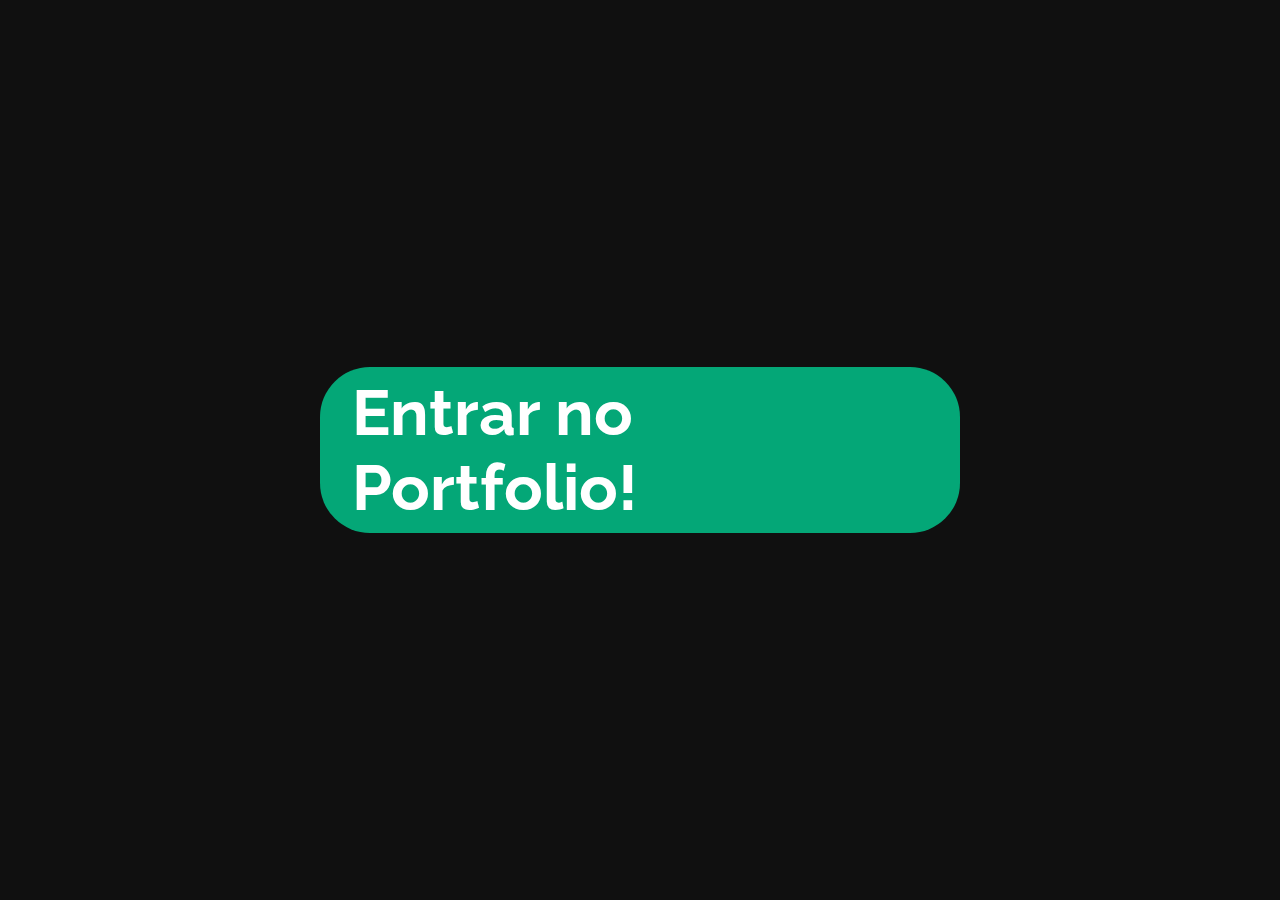
<file: index.html>
<!DOCTYPE html>
<html lang="pt-br">
<head>
    <meta charset="UTF-8">
    <meta name="viewport" content="width=device-width, initial-scale=1.0">
    <title>Entrar no Portfolio</title>
    <link rel="stylesheet" href="portfolio/css/index.css">
</head>
<body>
    <div id="entrar-portfolio">
        <a href="portfolio/portfolio.html">Entrar no Portfolio!</a>
    </div>
</body>
</html>
</file>
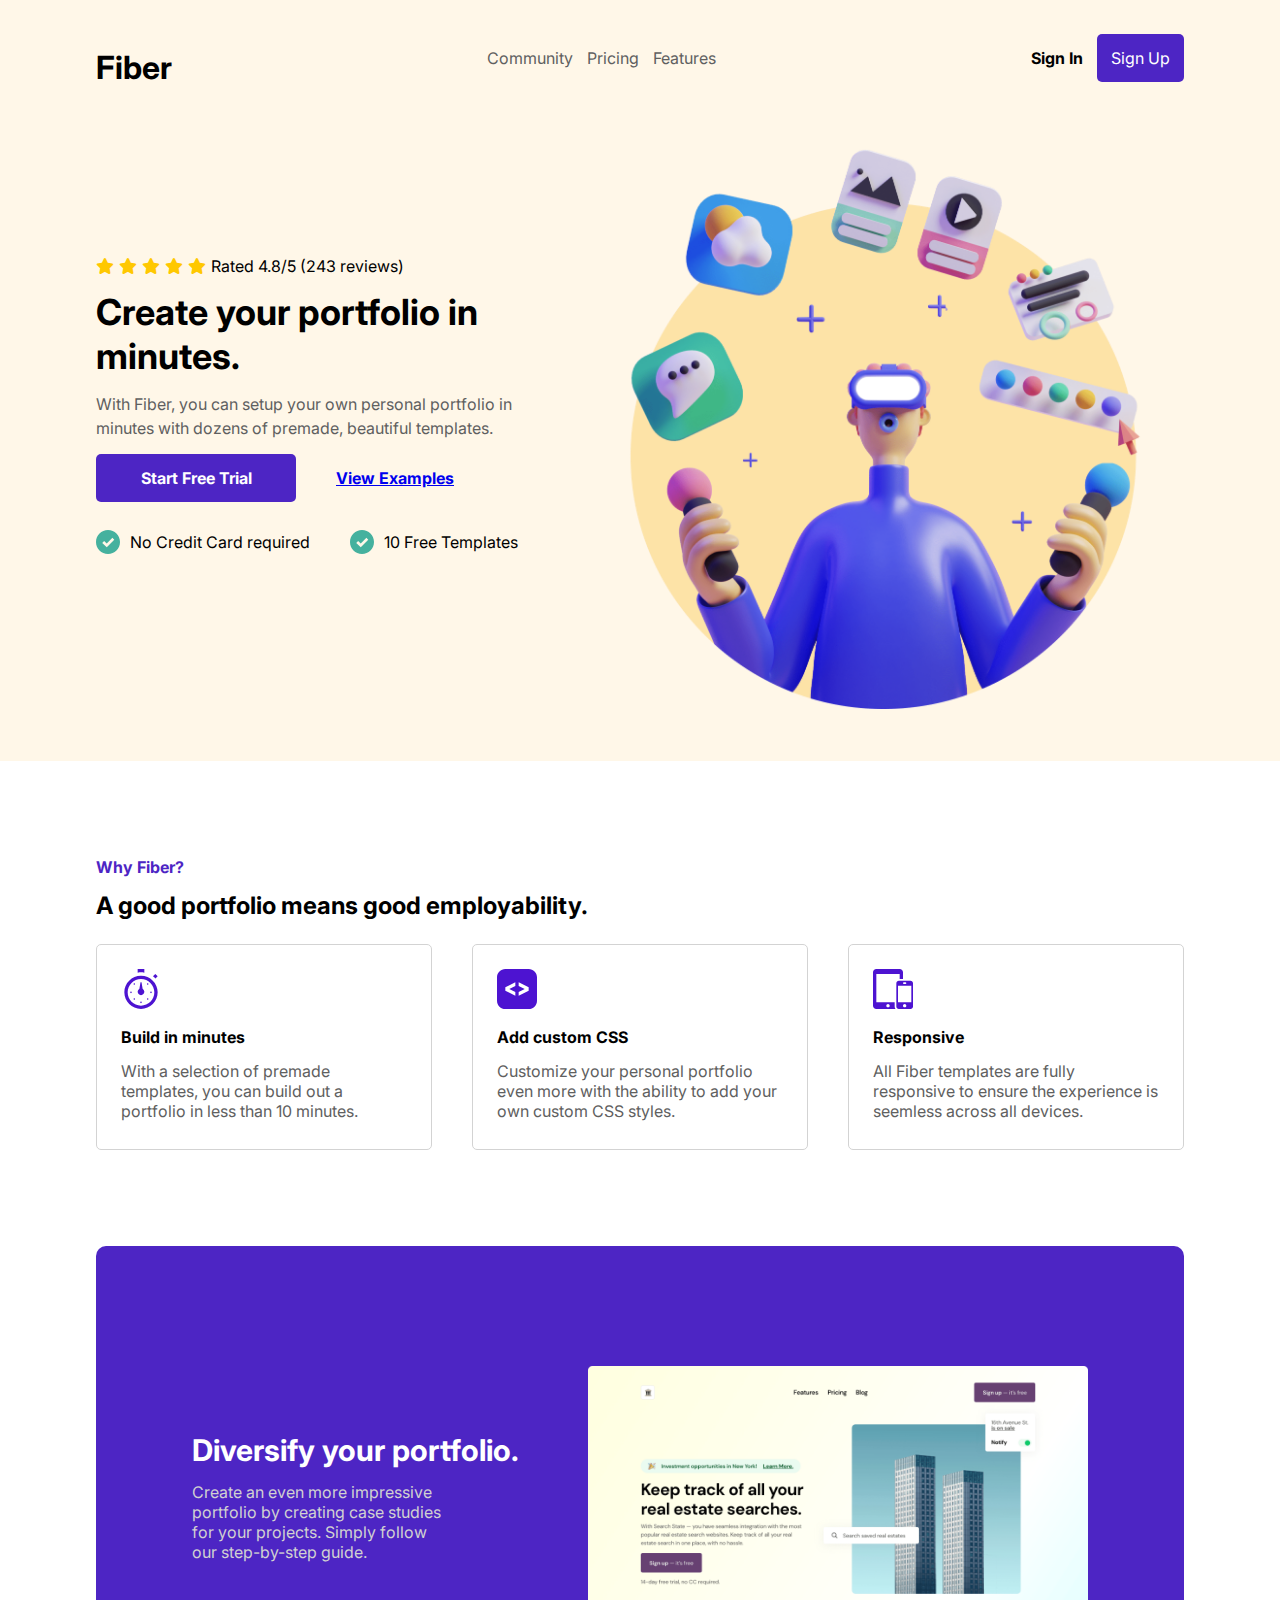
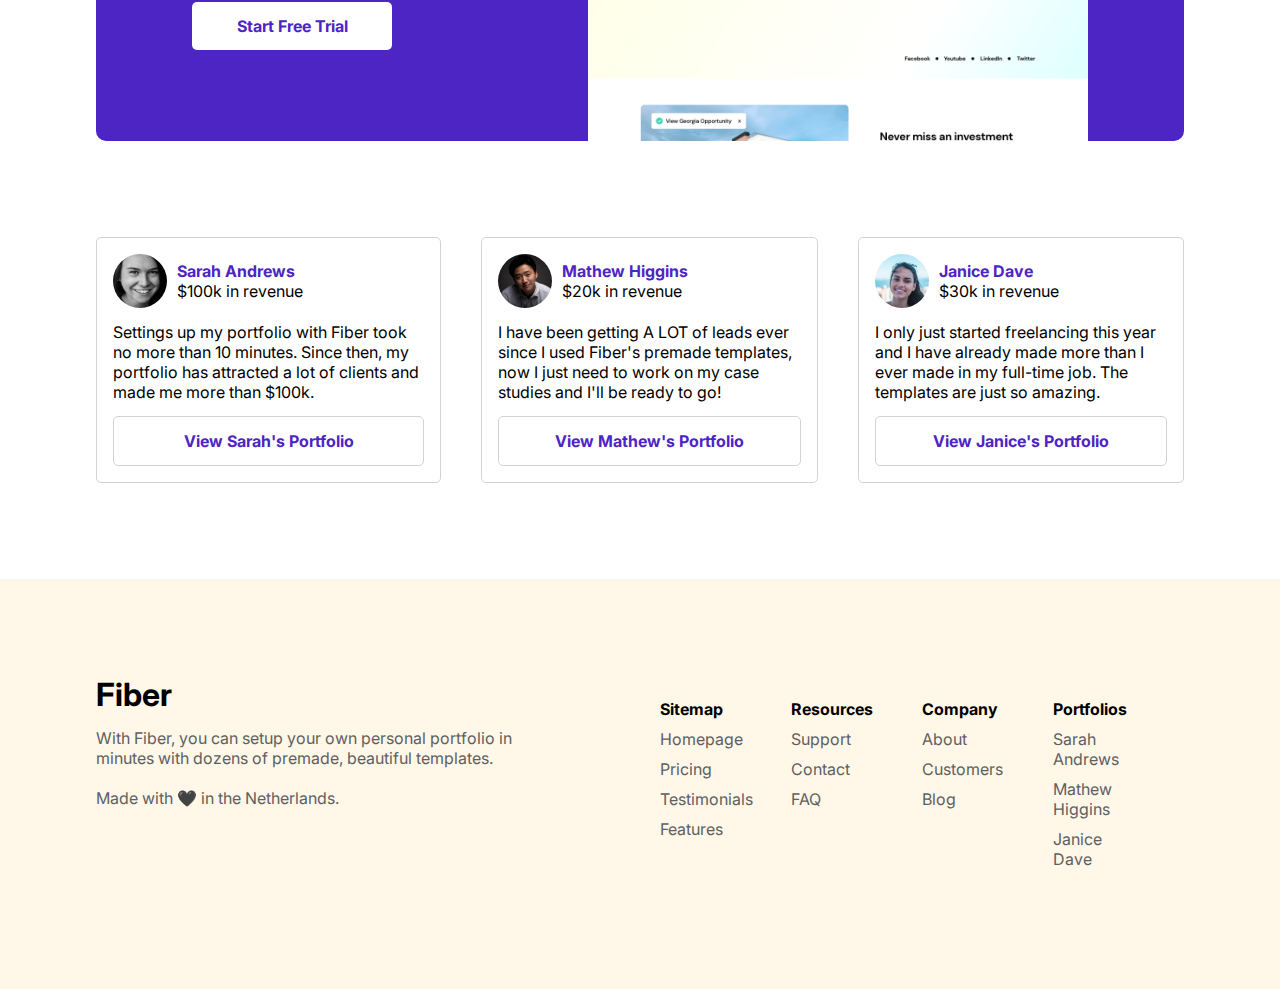
<file: projetos/Fiber/index.html>
<!DOCTYPE html>
<html lang="pt-br">
  <head>
    <meta charset="UTF-8" />
    <meta name="viewport" content="width=device-width, initial-scale=1.0" />
    <link rel="stylesheet" href="Assets/estilos/mobile-first.css" />
    <link rel="stylesheet" href="Assets/estilos/mq-telas-grandes.css" />
    <link
      rel="stylesheet"
      href="https://cdnjs.cloudflare.com/ajax/libs/font-awesome/6.4.2/css/all.min.css"
    />
    <title>Fiber</title>
  </head>
  <body>
    <header>
        <!-- Navbar -->
      <nav>
        <div class="logo-burguer">
            <h1>Fiber</h1>
          <img src="Assets/Hamburger Menu.svg" alt="menu hamburguer" />
        </div>

        <ul>
          <li><a href="#">Community</a></li>
          <li><a href="#">Pricing</a></li>
          <li><a href="#">Features</a></li>
        </ul>

        <div id="links-comp">
          <ul>
            <li><a href="#">Sign In</a></li>
            <li><a id="btn" href="signup.html">Sign Up</a></li>
          </ul>
        </div>
      </nav>
        <!-- Bloco 1 -->
      <div id="card-1">
        <div class="initial-text">
          <div class="rated">
            <i class="fa-solid fa-star" style="color: #ffc800"></i>
            <i class="fa-solid fa-star" style="color: #ffc800"></i>
            <i class="fa-solid fa-star" style="color: #ffc800"></i>
            <i class="fa-solid fa-star" style="color: #ffc800"></i>
            <i class="fa-solid fa-star" style="color: #ffc800"></i>
            <p>Rated 4.8/5 (243 reviews)</p>
          </div>

          <section id="text-card-1">
            <h1>Create your portfolio in minutes.</h1>
            <p>
              With Fiber, you can setup your own personal portfolio in minutes
              with dozens of premade, beautiful templates.
            </p>
          </section>

          <div id="btn-link">
            <a id="btn" href="#">Start Free Trial</a>
            <a href="#">View Examples</a>
          </div>

          <div id="footer-card-1">
            <ul>
                <li>
                    <img src="Assets/Checkmark.svg" alt="checkmark green" />
                    No Credit Card required
                </li>
                <li>
                    <img src="Assets/Checkmark.svg" alt="checkmark green" />
                    10 Free Templates
                </li>
            </ul>
          </div>
        </div>

        <div class="img-card-1">
          <img
            src="Assets/hero-Illustration.png"
            alt="ilustração de homem com um dispositivo vr"
          />
        </div>
      </div>
    </header>

    <!-- Why Fiber -->
    <div class="why">
      <p>Why Fiber?</p>
      <h2>A good portfolio means good employability.</h2>
    </div>

    <!-- b-a-r -->
    <div class="b-a-r">
      <section>
        <img src="Assets/time.svg" alt="clock icon" />
        <h4>Build in minutes</h4>
        <p>
          With a selection of premade templates, you can build out a portfolio
          in less than 10 minutes.
        </p>
      </section>

      <section>
        <img src="Assets/code.svg" alt="clock icon" />
        <h4>Add custom CSS</h4>
        <p>
          Customize your personal portfolio even more with the ability to add
          your own custom CSS styles.
        </p>
      </section>

      <section>
        <img src="Assets/allSizes.svg" alt="clock icon" />
        <h4>Responsive</h4>
        <p>
          All Fiber templates are fully responsive to ensure the experience is
          seemless across all devices.
        </p>
      </section>
    </div>

    <!-- Bloco 2 -->
    <div id="card-2">
      <section id="text-card-2">
        <h2>Diversify your portfolio.</h2>
        <p>
          Create an even more impressive portfolio by creating case studies for
          your projects. Simply follow our step-by-step guide.
        </p>
        <div class="link-card-2">
          <a id="btn" href="#">Start Free Trial</a>
        </div>
      </section>

      <div class="img-card-2">
        <img src="Assets/Page Image.png" alt="page of website" />
      </div>
    </div>

    <!-- Comments -->
    <section id="all-comments">
      <article id="comment">
        <div class="img-name">
          <img src="Assets/User Avatar.svg" alt="woman avatar" />
          <div class="name-value">
            <h4>Sarah Andrews</h4>
            <span>$100k in revenue</span>
          </div>
        </div>
        <p>
          Settings up my portfolio with Fiber took no more than 10 minutes.
          Since then, my portfolio has attracted a lot of clients and made me
          more than $100k.
        </p>

        <div class="comment-links">
          <a href="#">View Sarah's Portfolio</a>
        </div>
      </article>

      <article id="comment">
        <div class="img-name">
          <img src="Assets/User Avatar 2.svg" alt="woman avatar" />
          <div class="name-value">
            <h4>Mathew Higgins</h4>
            <span>$20k in revenue</span>
          </div>
        </div>
        <p>
          I have been getting A LOT of leads ever since I used Fiber's premade
          templates, now I just need to work on my case studies and I'll be
          ready to go!
        </p>

        <div class="comment-links">
          <a href="#">View Mathew's Portfolio</a>
        </div>
      </article>

      <article id="comment">
        <div class="img-name">
          <img src="Assets/User Avatar 32.svg" alt="woman avatar" />
          <div class="name-value">
            <h4>Janice Dave</h4>
            <span>$30k in revenue</span>
          </div>
        </div>
        <p>
          I only just started freelancing this year and I have already made more
          than I ever made in my full-time job. The templates are just so
          amazing.
        </p>

        <div class="comment-links">
          <a href="#">View Janice's Portfolio</a>
        </div>
      </article>
    </section>

    <!-- Footer -->
    <footer>
      <section id="about">
        <h1>Fiber</h1>
        <p>
          With Fiber, you can setup your own personal portfolio in minutes with
          dozens of premade, beautiful templates.
        </p>
        <br />
        <span>Made with 🖤 in the Netherlands.</span>
      </section>

      <div class="footer-links">
        <section id="links">
          <h4>Sitemap</h4>
          <a href="#">Homepage</a><a href="#">Pricing</a
          ><a href="#">Testimonials</a><a href="#">Features</a>
        </section>

        <section id="links">
          <h4>Resources</h4>
          <a href="#">Support</a>
          <a href="#">Contact</a>
          <a href="#">FAQ</a>
        </section>

        <section id="links">
          <h4>Company</h4>
          <a href="#">About</a>
          <a href="#">Customers</a>
          <a href="#">Blog</a>
        </section>

        <section id="links">
          <h4>Portfolios</h4>
          <a href="#">Sarah Andrews</a>
          <a href="#">Mathew Higgins</a>
          <a href="#">Janice Dave</a>
        </section>
      </div>
    </footer>
  </body>
</html>
</file>
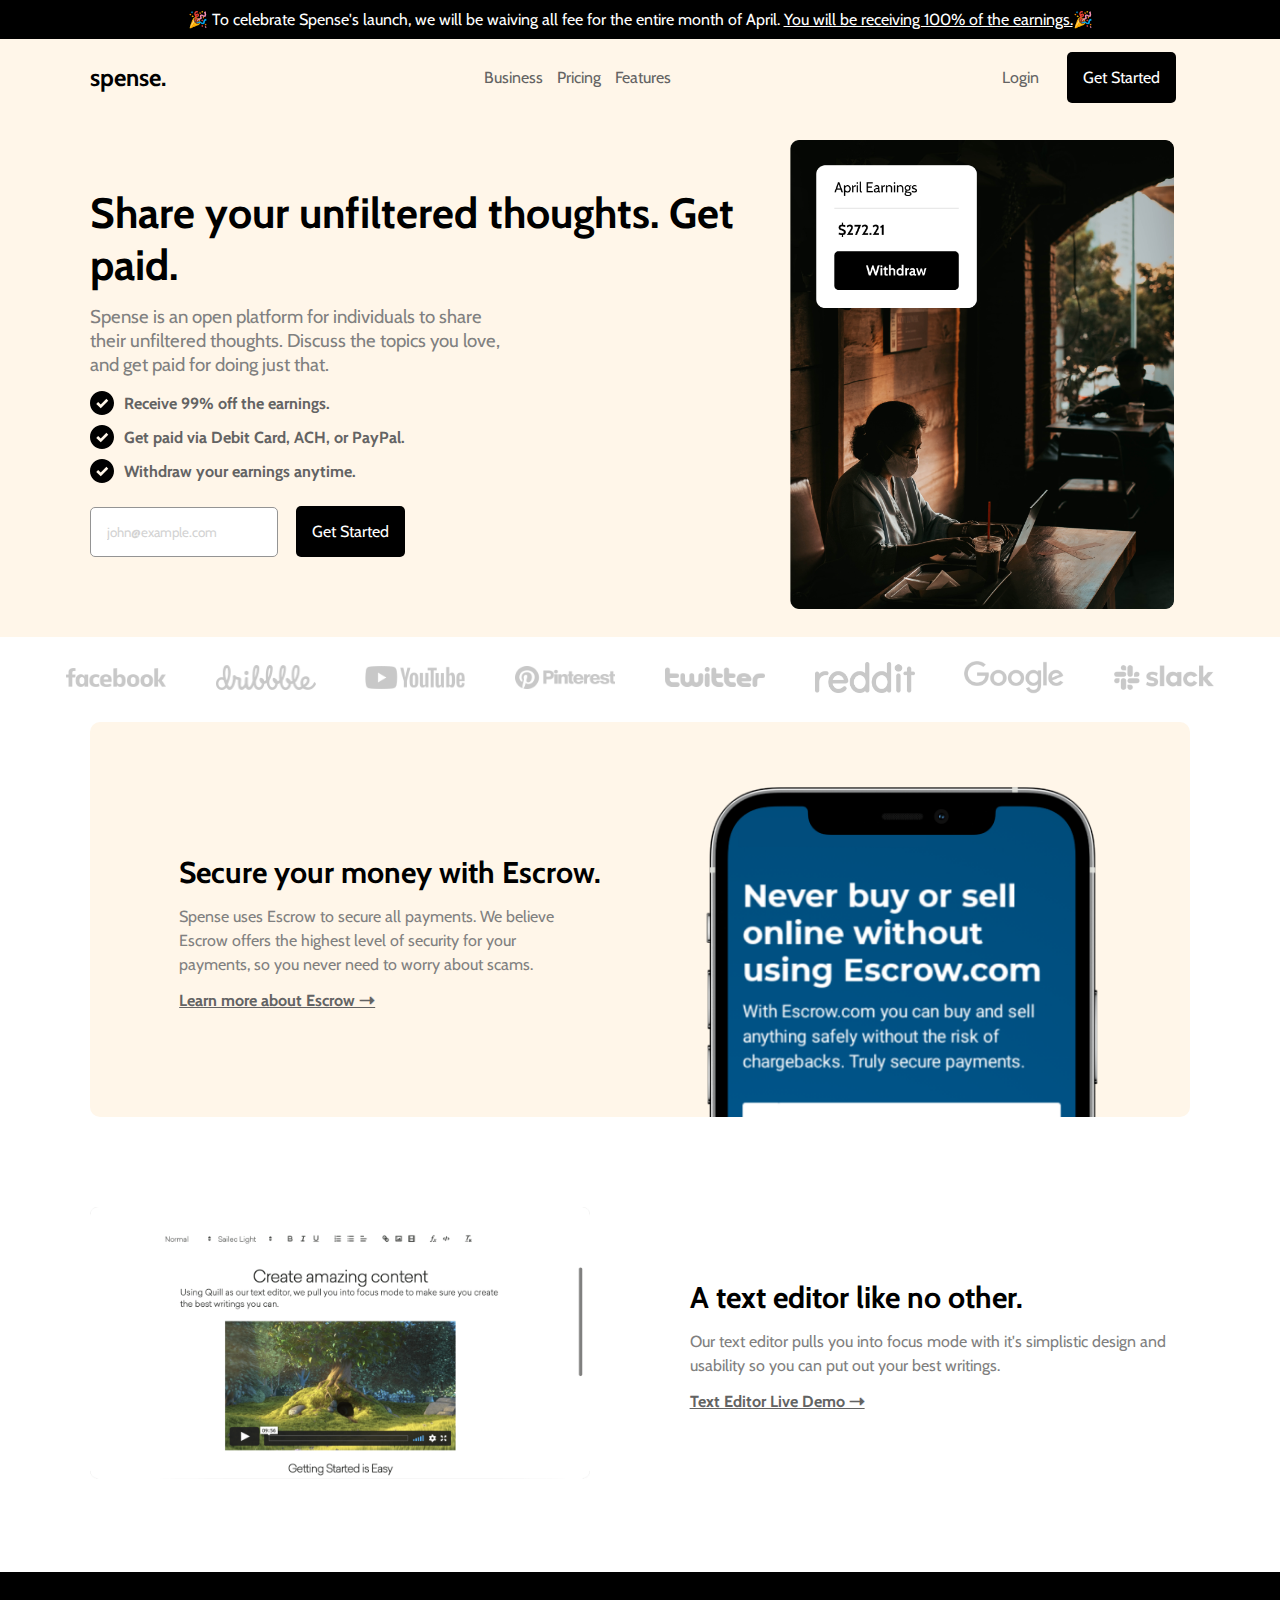
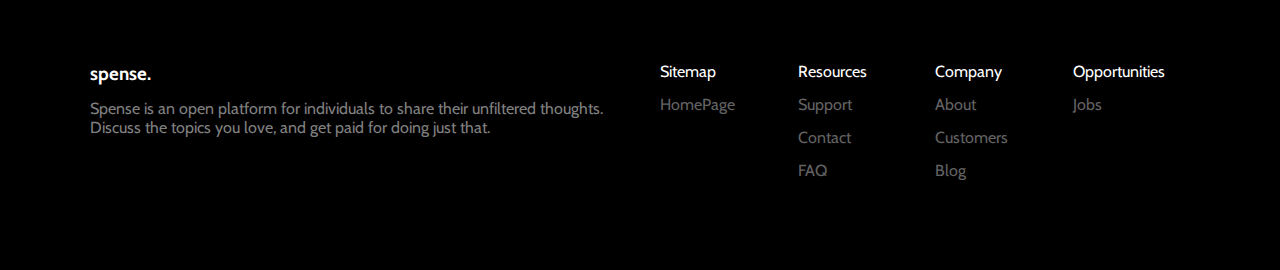
<file: projetos/Spense Starter Files/index.html>
<!DOCTYPE html>
<html lang="pt-br">
<head>
    <meta charset="UTF-8">
    <meta name="viewport" content="width=device-width, initial-scale=1.0">
    <link rel="stylesheet" href="./Assets/estilos/mobile-first.css">
    <link rel="stylesheet" href="./Assets/estilos/mq-telas-grandes.css">
    <title>Spense.</title>
</head>
<body>
    <!-- Top Text -->
    <div id="top-text">
        <p>&#127881; To celebrate Spense's launch, we will be waiving all fee for the entire month of April.
             <span>
                <u>You will be receiving 100% of the earnings.</u>&#127881;
            </span>
        </p>
    </div>

    <!-- Header -->
    <header>
        <!-- Navbar -->
        <section id="navigation">
            <nav>
                <div id="logo-burguer">
                    <p>spense.</p>
                    <img src="Assets/Hamburger Menu.svg" alt="menu Hamburger icon">
                </div>
                <ul>
                    <li><a href="#">Business</a></li>
                    <li><a href="#">Pricing</a></li>
                    <li><a href="#">Features</a></li>
                </ul>
                <ul>
                    <li><a href="#">Login</a></li>
                    <li><a href="#" id="btn">Get Started</a></li>
                </ul>
            </nav>
        </section>

        <!-- Bloco 1 -->
        <section id="first-block">
            <div class="first-block-text">
                <h1>Share your unfiltered thoughts. Get paid.</h1>
                <p>
                    Spense is an open platform for individuals to share their unfiltered thoughts. Discuss the topics you love, and get paid for doing <span class="italic-text">just</span> that.
                </p>
                <div class="list-first-block">
                    <ul>
                        <li><img src="Assets/Checkmark.svg" alt="checkmark icon">Receive 99% off the earnings.</li>
                        <li><img src="Assets/Checkmark.svg" alt="checkmark icon">Get paid via Debit Card, ACH, or PayPal.</li>
                        <li><img src="Assets/Checkmark.svg" alt="checkmark icon">Withdraw your earnings anytime.</li>
                    </ul>
                </div>
                <div class="formulary">
                    <form action="#" method="post">
                        <input type="email" name="email" id="email" placeholder="john@example.com">
                        <label for="email"></label>
                        <a href="#" id="btn">Get Started</a>
                    </form>
                </div>
            </div>
            
            <div id="first-block-img">
                <picture>
                    <source media="(max-width: 768px)" srcset="Assets/HI-M.png" type="image/png">
                    <source media="(max-width: 1199px)" srcset="Assets/HI-T.png" type="image/png">
                    <img src="Assets/HI-D.png" alt="imagem de um senhora mexendo no notebook dentro de um estabelecimento">
                </picture>
            </div>
        </section>
    </header>

    <!-- Logo das Marcas -->
    <div id="logos">
        <div class="facebook">
            <img src="Assets/Facebook Logo.png" alt="Facebook Logo">
        </div>
        <div class="dribbble">
            <img src="Assets/Dribbble Logo.png" alt="Dribbble Logo">
        </div>
        <div class="youtube">
            <img src="Assets/Youtube Logo.png" alt="Youtube Logo">
        </div>
        <div class="pinterest">
            <img src="Assets/Pinterest Logo.png" alt="Pinterest Logo">
        </div>
        <div class="twitter">
            <img src="Assets/Twitter Logo.png" alt="Twitter Logo">
        </div>
        <div class="reddit">
            <img src="Assets/Reddit Logo.png" alt="Reddit Logo">
        </div>
        <div class="google">
            <img src="Assets/Google Logo.png" alt="Google Logo">
        </div>
        <div class="slack">
            <img src="Assets/Slack Logo.png" alt="Slack Logo">
        </div>
    </div>

    <!-- Bloco 2 -->
    <section id="second-block">
        <div class="second-block-text">
            <h2>Secure your money with Escrow.</h2>
            <p>
                Spense uses Escrow to secure all payments. We believe Escrow offers the highest level of security for your payments, so you never need to worry about scams.
            </p>
            <a href="#">Learn more about Escrow &#129042;</a>
        </div>

        <picture class="second-block-img">
            <source media="(max-width: 768px)" srcset="Assets/PH-M.png" type="image/png">
            <source media="(max-width: 1024px)" srcset="Assets/PH-T.png" type="image/png">
            <img src="Assets/PH-D.png" alt="imagem de um mockup do iPhone">
        </picture>
    </section>

    <!-- Aside -->
    <aside>
        <section id="block-thirdy">
            <div class="bloco-thirdy-img">
                <img src="Assets/Text Editor.png" alt="foto de um editor de texto">
            </div>

            <article class="bloco-thirdy-text">
                <h3>A text editor like no other.</h3>
                <p>
                    Our text editor pulls you into focus mode with it's simplistic design and usability so you can put out your best writings.
                </p>
                <a href="#">Text Editor Live Demo &#129042;</a>
            </article>
        </section>
    </aside>

    <!-- Footer -->
    <footer>
        <section id="about-spense">
            <h3>spense.</h3>
            <p>
                Spense is an open platform for individuals to share their unfiltered thoughts. Discuss the topics you love, and get paid for doing <span class="italic-text">just</span> that.
            </p>
        </section>
        
        <div id="footer-links">
            <div class="links">
                <p>Sitemap</p>
                <a href="#">HomePage</a>
            </div>
            <div class="links">
                <p>Resources</p>
                <a href="#">Support</a>
                <a href="#">Contact</a>
                <a href="#">FAQ</a>
            </div>
            <div class="links">
                <p>Company</p>
                <a href="#">About</a>
                <a href="#">Customers</a>
                <a href="#">Blog</a>
            </div>
            <div class="links">
                <p>Opportunities</p>
                <a href="#">Jobs</a>
            </div>
        </div>
    </footer>
</body>
</html>
</file>
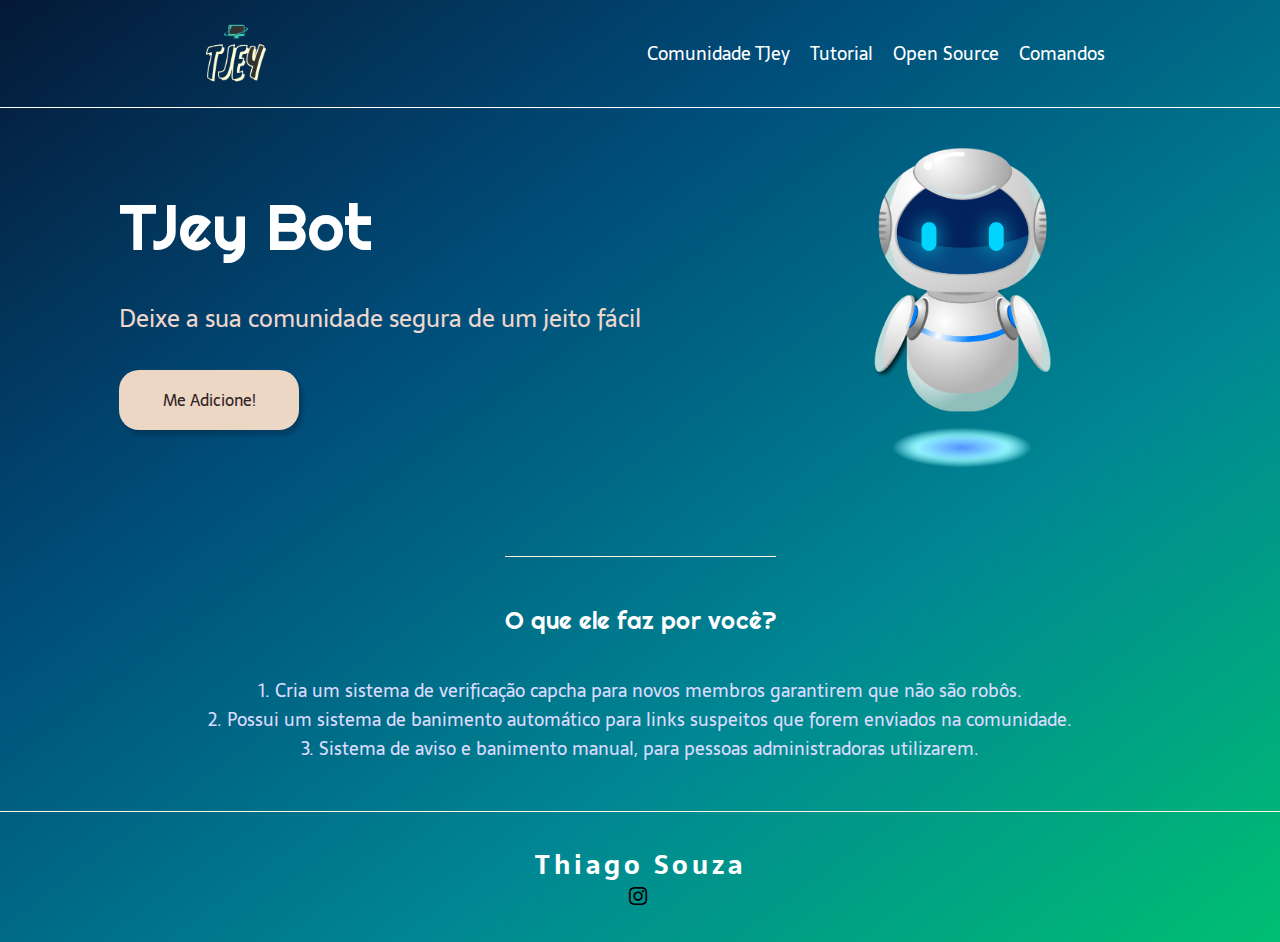
<file: projetos/TJey Bot/index.html>
<!DOCTYPE html>
<html lang="pt-br">
<head>
    <meta charset="UTF-8">
    <meta name="viewport" content="width=device-width, initial-scale=1.0">
    <meta name="description" content="Um bot que irá moderar e deixar a sua comunidade segura de um jeito fácil">
    <link rel="stylesheet" href="assets/style.css">
    <link rel="stylesheet" href="https://cdnjs.cloudflare.com/ajax/libs/font-awesome/6.4.2/css/all.min.css">
    <title>TJey Bot - Modere a sua comunidade do Discord</title>
</head>
<body>
    <header>
        <img src="assets/images/scrnli_12_11_2023_17-18-23 (1).png" alt="th-logo" style="width: 120px; cursor: pointer;">
        <i id="burguer" class="fa-solid fa-bars"></i>
        <nav>
            <ul>
                <li><a href="#">Comunidade TJey</a></li>
                <li><a href="#">Tutorial</a></li>
                <li><a href="#">Open Source</a></li>
                <li><a href="#">Comandos</a></li>
            </ul>
        </nav>
    </header>

    <main>
        <section class="conteudo">
            <div class="text-header">
                <h1>TJey Bot</h1>
                <h2>Deixe a sua comunidade segura de um jeito fácil</h2>
                <button>Me Adicione!</button>
            </div>
            <img src="assets/images/TJey-Bot.png" alt="imagem do bot TJey">
        </section>
    </main>

    <aside>
        <h3>O que ele faz por você?</h3>
        <ul> 
            <li>
                1. Cria um <strong>sistema de verificação capcha</strong> para novos membros garantirem que não são robôs.
            </li>
            <li>
                2. Possui um <strong>sistema de banimento automático</strong> para links suspeitos que forem enviados na comunidade.
            </li>
            <li>
                3. <strong>Sistema de aviso e banimento manual</strong>, para pessoas administradoras utilizarem.
            </li>
        </ul>
    </aside>

    <footer>
        <div class="text-footer">
            <div id="text-1">
                <h1>Thiago Souza</h1>
            </div>
            <div id="text-2">
                <a href="https://www.instagram.com/th_ntc/" target="_blank"><i class="fa-brands fa-instagram"></i></a> 
            </div>
        </div>
    </footer>
</body>
</html>
</file>
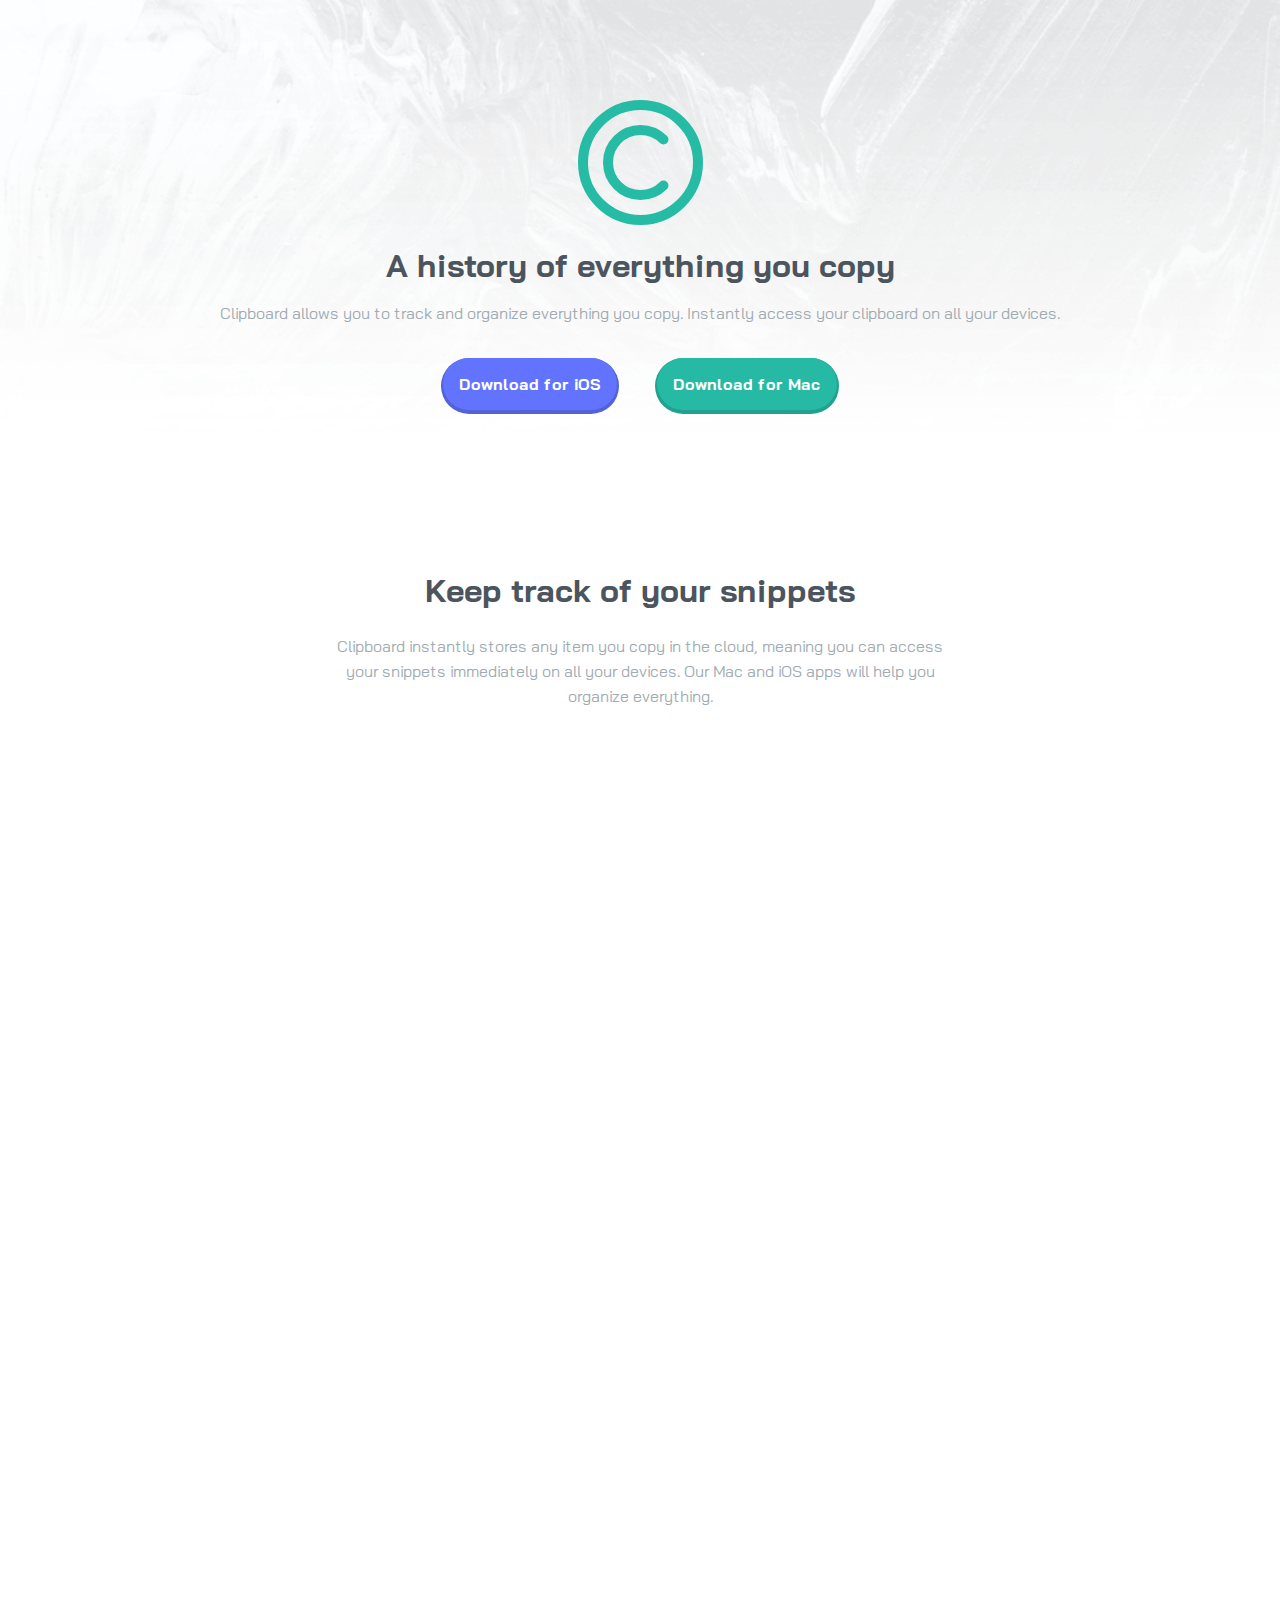
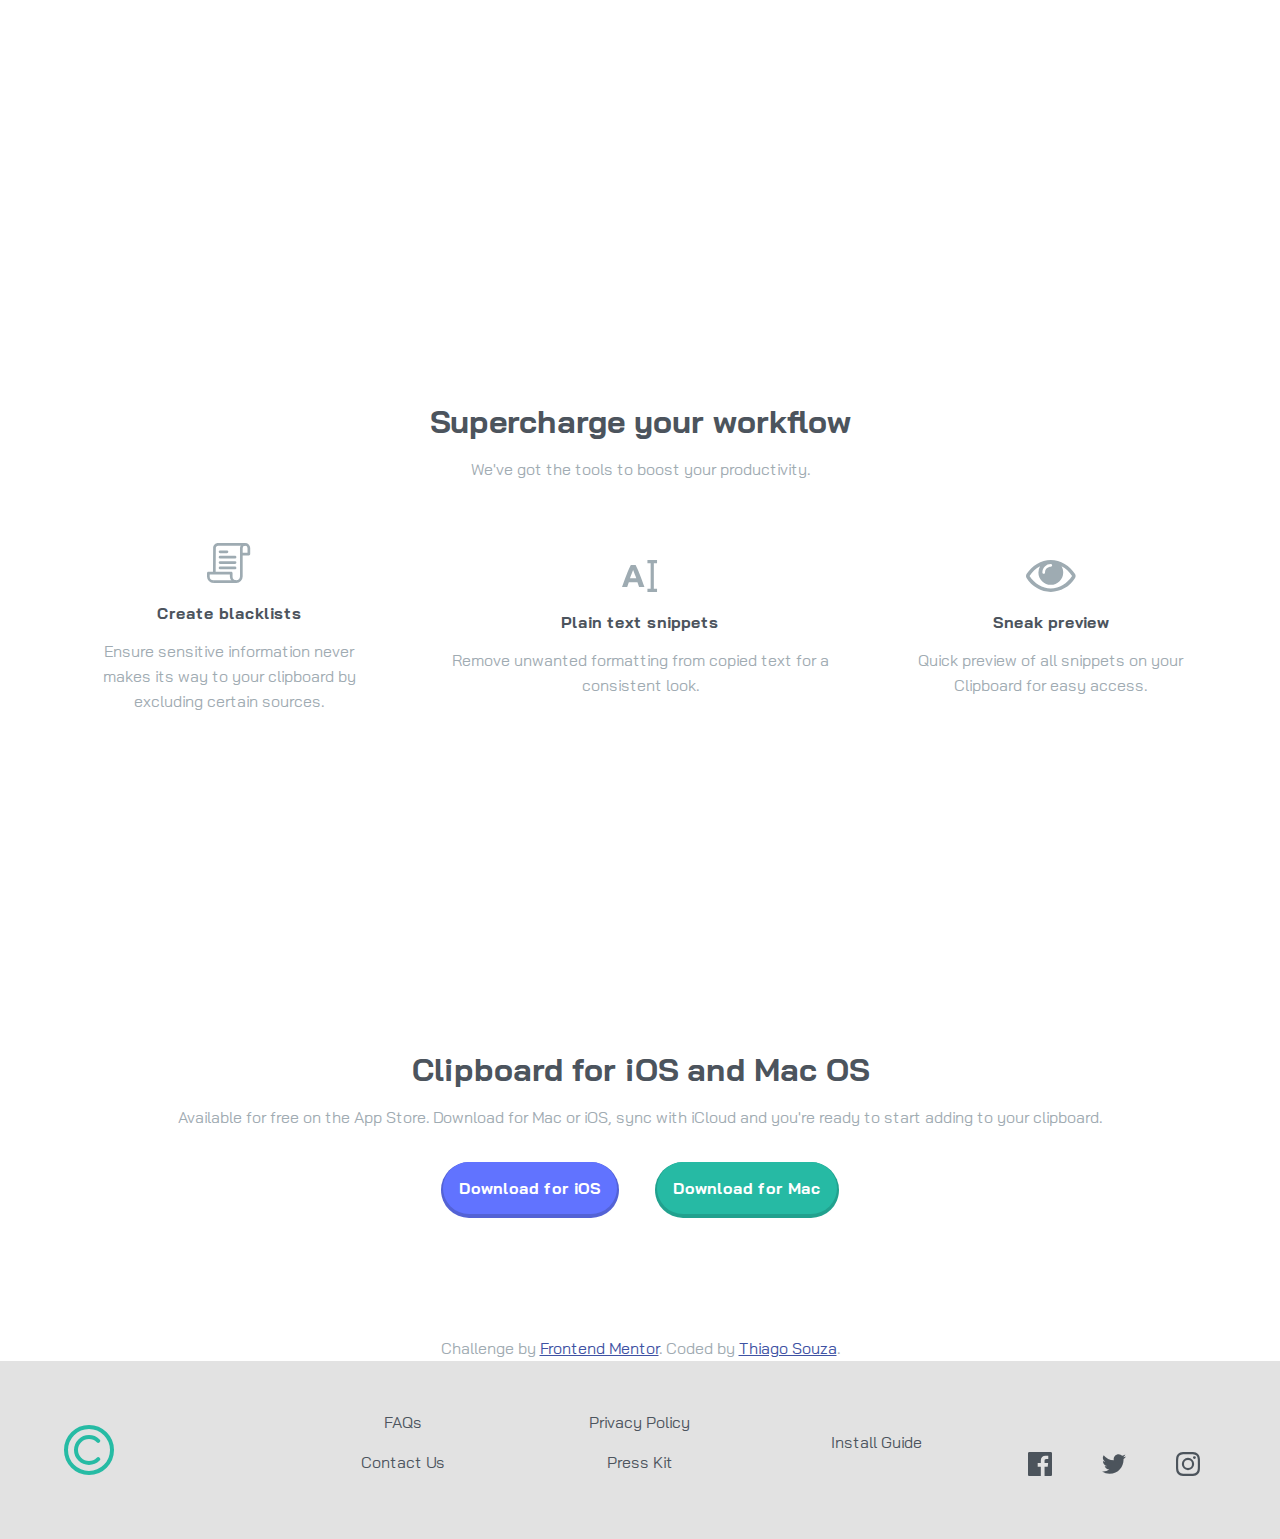
<file: projetos/Frontend-Mentor/clipboard-landing-page/index.html>
<!DOCTYPE html>
<html lang="pt-br">
  <head>
    <meta charset="UTF-8" />
    <meta name="viewport" content="width=device-width, initial-scale=1.0" />
    <link
      rel="icon"
      type="image/png"
      sizes="32x32"
      href="./images/favicon-32x32.png"
    />
    <link rel="stylesheet" href="assets/estilos/mobile-first.css" />

    <title>Clipboard Landing Page</title>

    <style>
      .attribution {
        text-align: center;
      }
      .attribution a {
        color: hsl(228, 45%, 44%);
      }
    </style>
  </head>
  <body>
    <!-- Header -->
    <header>
      <div class="logotipo">
        <svg width="125" height="125" xmlns="http://www.w3.org/2000/svg">
          <g stroke="#26BBA4" stroke-width="10" fill="none" fill-rule="evenodd">
            <circle cx="62.5" cy="62.5" r="57.5" />
            <path
              d="M85.481 85.481c-12.692 12.692-33.27 12.692-45.962 0s-12.692-33.27 0-45.962 33.27-12.692 45.962 0"
              stroke-linecap="round"
            />
          </g>
        </svg>
      </div>

      <!-- Text Header -->
      <div class="textHeader">
        <h1>A history of everything you copy</h1>
        <p>
          Clipboard allows you to track and organize everything you copy.
          Instantly access your clipboard on all your devices.
        </p>

        <div class="downloadButtons">
          <button class="foriOS" type="submit">Download for iOS</button>
          <button class="forMac" type="submit">Download for Mac</button>
        </div>
      </div>
    </header>

    <!-- Top text Mac Monitor -->
    <section id="keepTrack">
      <h3>Keep track of your snippets</h3>
      <p>
        Clipboard instantly stores any item you copy in the cloud, meaning you
        can access your snippets immediately on all your devices. Our Mac and
        iOS apps will help you organize everything.
      </p>
    </section>

    <section id="macSection">
      <div class="imgMac">
        <img
          src="assets/images/image-computer.png"
          alt="Image of Mac Monitor"
        />
      </div>

      <div class="listMac">
        <div class="listMacSection">
          <h4>Quick Search</h4>
          <p>
            Easily search your snippets by content, category, web address,
            application, and more.
          </p>
        </div>
        <div class="listMacSection">
          <h4>iCloud Sync</h4>
          <p>Instantly saves and syncs snippets across all your devices.</p>
        </div>
        <div class="listMacSection">
          <h4>Complete History</h4>
          <p>
            Retrieve any snippets from the first moment you started using the
            app.
          </p>
        </div>
      </div>
    </section>

    <!-- Devices -->
    <section id="devices">
      <div class="imgDevices">
        <img
          src="assets/images/image-devices.png"
          alt="image of tablet and iphone"
        />
      </div>
      <div id="accessClipboard">
        <h3>Access Clipboard anywhere</h3>
        <p>
          Whether you're on the go, or at your computer, you can access all your
          Clipboard snippets in a few simple clicks.
        </p>
      </div>
    </section>

    <div id="supercharge">
      <h3>Supercharge your workflow</h3>
      <p>We've got the tools to boost your productivity.</p>
    </div>

    <aside>
      <section id="cps">
        <div class="createBlacklists">
          <div class="cpsImg">
            <svg width="44" height="40" xmlns="http://www.w3.org/2000/svg">
              <g fill="#9EABB2" fill-rule="nonzero">
                <path
                  d="M11.07 0C8.353 0 6.14 2.192 6.14 4.876l-.179 25.278 2.69.02.179-25.289c0-1.21 1.005-2.196 2.24-2.196h27.027V0H11.071z"
                />
                <path
                  d="M38.097 0a5.115 5.115 0 00-5.11 5.11v28.37c0 2.052-1.668 3.72-3.72 3.72a3.725 3.725 0 01-3.72-3.72V30.21c0-.743-.601-1.345-1.344-1.345H1.345C.602 28.864 0 29.466 0 30.21v3.272a6.417 6.417 0 006.41 6.409V37.2a3.724 3.724 0 01-3.72-3.72v-1.927h20.168v1.928a6.417 6.417 0 006.41 6.409 6.417 6.417 0 006.409-6.41V12.46h6.185c.743 0 1.345-.602 1.345-1.345V5.11A5.115 5.115 0 0038.097 0zm2.42 9.77h-4.84V5.11a2.423 2.423 0 012.42-2.42 2.423 2.423 0 012.42 2.42v4.66z"
                />
                <path
                  d="M6.14 37.201h22.813v2.689H6.14zM19.99 7.485h-6.947a1.345 1.345 0 100 2.69h6.947a1.345 1.345 0 100-2.69zM28.057 12.863H13.043a1.345 1.345 0 100 2.69h15.014a1.345 1.345 0 100-2.69zM28.057 18.242H13.043a1.345 1.345 0 100 2.69h15.014a1.344 1.344 0 100-2.69zM28.057 23.62H13.043a1.345 1.345 0 100 2.69h15.014a1.345 1.345 0 100-2.69z"
                />
              </g>
            </svg>
          </div>
          <h4>Create blacklists</h4>
          <p>
            Ensure sensitive information never makes its way to your clipboard
            by excluding certain sources.
          </p>
        </div>
        <div class="planTextSnippets">
          <div class="cpsImg">
            <svg width="36" height="32" xmlns="http://www.w3.org/2000/svg">
              <path
                d="M17.872 14.736a235.39 235.39 0 012.192 5.744c.746 2.027 1.536 4.24 2.368 6.64h-5.344a44.4 44.4 0 00-.784-2.368c-.288-.81-.57-1.632-.848-2.432h-8.64c-.278.8-.56 1.621-.848 2.432a44.4 44.4 0 00-.784 2.368H0a371.54 371.54 0 012.368-6.644 233.104 233.104 0 012.192-5.748 206.71 206.71 0 012.112-5.112c.693-1.61 1.413-3.136 2.16-4.736H13.6c.725 1.6 1.44 3.125 2.144 4.736.704 1.61 1.413 3.328 2.128 5.12zM7.968 18.32h6.303c-.34-.96-.671-1.878-.991-2.752a94.407 94.407 0 00-.912-2.4c-.288-.725-.539-1.365-.752-1.92-.214-.555-.384-.992-.512-1.313-.107.32-.267.758-.48 1.313a1241.872 1241.872 0 00-1.648 4.32c-.331.874-.667 1.792-1.008 2.752zM35.04 3.2h-3.2v25.6h3.2V32h-9.6v-3.2h3.2V3.2h-3.2V0h9.6v3.2z"
                fill="#9EABB2"
                fill-rule="nonzero"
              />
            </svg>
          </div>
          <h4>Plain text snippets</h4>
          <p>
            Remove unwanted formatting from copied text for a consistent look.
          </p>
        </div>
        <div class="sneakPreview">
          <div class="cpsImg">
            <svg width="50" height="32" xmlns="http://www.w3.org/2000/svg">
              <path
                d="M49.059 14.072c-2.585-4.227-6.06-7.623-10.424-10.188C34.27 1.318 29.66.035 24.806.035c-4.854 0-9.464 1.283-13.829 3.849C6.612 6.449 3.137 9.845.554 14.072c-.37.646-.554 1.283-.554 1.91 0 .628.185 1.265.554 1.91 2.583 4.227 6.058 7.624 10.423 10.189 4.365 2.565 8.975 3.847 13.83 3.847 4.853 0 9.463-1.277 13.828-3.833 4.365-2.557 7.84-5.957 10.424-10.202.369-.646.553-1.283.553-1.91 0-.628-.184-1.265-.553-1.911zM18.867 6.5c1.652-1.652 3.631-2.478 5.939-2.478.369 0 .683.13.941.388.258.258.388.572.388.941 0 .37-.13.683-.387.941a1.28 1.28 0 01-.942.388c-1.587 0-2.944.563-4.07 1.689-1.126 1.126-1.688 2.482-1.688 4.07 0 .369-.13.683-.388.941a1.28 1.28 0 01-.941.388c-.37 0-.683-.13-.942-.388a1.282 1.282 0 01-.388-.942c0-2.306.827-4.286 2.478-5.938zm17.969 18.522c-3.701 2.242-7.71 3.364-12.03 3.364-4.319 0-8.329-1.121-12.03-3.364-3.7-2.243-6.777-5.256-9.232-9.04 2.805-4.356 6.321-7.614 10.548-9.773a12.099 12.099 0 00-1.689 6.23c0 3.414 1.214 6.334 3.64 8.762 2.428 2.427 5.349 3.64 8.763 3.64 3.415 0 6.335-1.213 8.762-3.64 2.428-2.427 3.641-5.348 3.641-8.763 0-2.233-.563-4.31-1.689-6.229 4.227 2.16 7.743 5.418 10.548 9.773-2.454 3.784-5.532 6.797-9.232 9.04z"
                fill="#9EABB2"
                fill-rule="nonzero"
              />
            </svg>
          </div>
          <h4>Sneak preview</h4>
          <p>
            Quick preview of all snippets on your Clipboard for easy access.
          </p>
        </div>
      </section>

      <!-- Logo -->
      <section id="logos">
        <div class="google">
          <img src="assets/images/logo-google.png" alt="google logo" />
        </div>

        <div class="ibm">
          <img src="assets/images/logo-ibm.png" alt="ibm logo" />
        </div>

        <div class="microsoft">
          <img src="assets/images/logo-microsoft.png" alt="microsoft logo" />
        </div>

        <div class="hewlett">
          <img src="assets/images/logo-hp.png" alt="hp logo" />
        </div>

        <div class="vector">
          <img src="assets/images/logo-vector-graphics.png" alt="vector logo" />
        </div>
      </section>

      <div class="iosAndMac">
        <div class="textIosAndMac">
          <h3>Clipboard for iOS and Mac OS</h3>
          <p>
            Available for free on the App Store. Download for Mac or iOS, sync
            with iCloud and you're ready to start adding to your clipboard.
          </p>
        </div>

        <div class="downloadButtons">
          <button class="foriOS" type="submit">Download for iOS</button>
          <button class="forMac" type="submit">Download for Mac</button>
        </div>
      </div>
    </aside>

    <!-- Attribuition -->
    <p class="attribution">
      Challenge by
      <a href="https://www.frontendmentor.io?ref=challenge" target="_blank"
        >Frontend Mentor</a
      >. Coded by
      <a href="https://www.instagram.com/th_ntc/" target="_blank"
        >Thiago Souza</a
      >.
    </p>

    <footer>
      <img src="assets/images/logo.svg" alt="" />

      <div class="links1">
        <a href="#">FAQs</a>
        <a href="#">Contact Us</a>
      </div>
      <div class="links2">
        <a href="#">Privacy Policy</a>
        <a href="#">Press Kit</a>
      </div>
      <div class="links3">
        <a href="#">Install Guide</a>
      </div>

      <div class="icons">
        <!-- facebook icon -->
        <a href="https://www.facebook.com/profile.php?id=100087311037203" target="_blank"
          ><svg width="24" height="24" xmlns="http://www.w3.org/2000/svg">
            <path
              d="M22.675 0H1.325C.593 0 0 .593 0 1.325v21.351C0 23.407.593 24 1.325 24H12.82v-9.294H9.692v-3.622h3.128V8.413c0-3.1 1.893-4.788 4.659-4.788 1.325 0 2.463.099 2.795.143v3.24l-1.918.001c-1.504 0-1.795.715-1.795 1.763v2.313h3.587l-.467 3.622h-3.12V24h6.116c.73 0 1.323-.593 1.323-1.325V1.325C24 .593 23.407 0 22.675 0z"
              fill="#4C545C"
              fill-rule="nonzero"
            /></svg
        ></a>
        <!-- twitter icon -->
        <a href="https://www.twitter.com/speedyx02" target="_blank"
          ><svg width="24" height="20" xmlns="http://www.w3.org/2000/svg">
            <path
              d="M24 2.557a9.83 9.83 0 01-2.828.775A4.932 4.932 0 0023.337.608a9.864 9.864 0 01-3.127 1.195A4.916 4.916 0 0016.616.248c-3.179 0-5.515 2.966-4.797 6.045A13.978 13.978 0 011.671 1.149a4.93 4.93 0 001.523 6.574 4.903 4.903 0 01-2.229-.616c-.054 2.281 1.581 4.415 3.949 4.89a4.935 4.935 0 01-2.224.084 4.928 4.928 0 004.6 3.419A9.9 9.9 0 010 17.54a13.94 13.94 0 007.548 2.212c9.142 0 14.307-7.721 13.995-14.646A10.025 10.025 0 0024 2.557z"
              fill="#4C545C"
              fill-rule="nonzero"
            /></svg
        ></a>
        <!-- instagram icon -->
        <a href="https://www.instagram.com/th_ntc" target="_blank"
          ><svg width="24" height="24" xmlns="http://www.w3.org/2000/svg">
            <path
              d="M12 2.163c3.204 0 3.584.012 4.85.07 3.252.148 4.771 1.691 4.919 4.919.058 1.265.069 1.645.069 4.849 0 3.205-.012 3.584-.069 4.849-.149 3.225-1.664 4.771-4.919 4.919-1.266.058-1.644.07-4.85.07-3.204 0-3.584-.012-4.849-.07-3.26-.149-4.771-1.699-4.919-4.92-.058-1.265-.07-1.644-.07-4.849 0-3.204.013-3.583.07-4.849.149-3.227 1.664-4.771 4.919-4.919 1.266-.057 1.645-.069 4.849-.069zM12 0C8.741 0 8.333.014 7.053.072 2.695.272.273 2.69.073 7.052.014 8.333 0 8.741 0 12c0 3.259.014 3.668.072 4.948.2 4.358 2.618 6.78 6.98 6.98C8.333 23.986 8.741 24 12 24c3.259 0 3.668-.014 4.948-.072 4.354-.2 6.782-2.618 6.979-6.98.059-1.28.073-1.689.073-4.948 0-3.259-.014-3.667-.072-4.947-.196-4.354-2.617-6.78-6.979-6.98C15.668.014 15.259 0 12 0zm0 5.838a6.162 6.162 0 100 12.324 6.162 6.162 0 000-12.324zM12 16a4 4 0 110-8 4 4 0 010 8zm6.406-11.845a1.44 1.44 0 100 2.881 1.44 1.44 0 000-2.881z"
              fill="#4C545C"
              fill-rule="nonzero"
            /></svg
        ></a>
      </div>
    </footer>

    <script>
      window.addEventListener("scroll", function () {
        var elementos = document.querySelectorAll(
          "#macSection, #devices, #logos"
        );
        for (var i = 0; i < elementos.length; i++) {
          var elemento = elementos[i];
          var posicao = elemento.getBoundingClientRect();
          var altura = window.innerHeight;
          if (posicao.top < altura && posicao.bottom >= 0) {
            elemento.style.opacity = 1;
          } else {
            elemento.style.opacity = 0;
          }
        }
      });
    </script>
  </body>
</html>
</file>
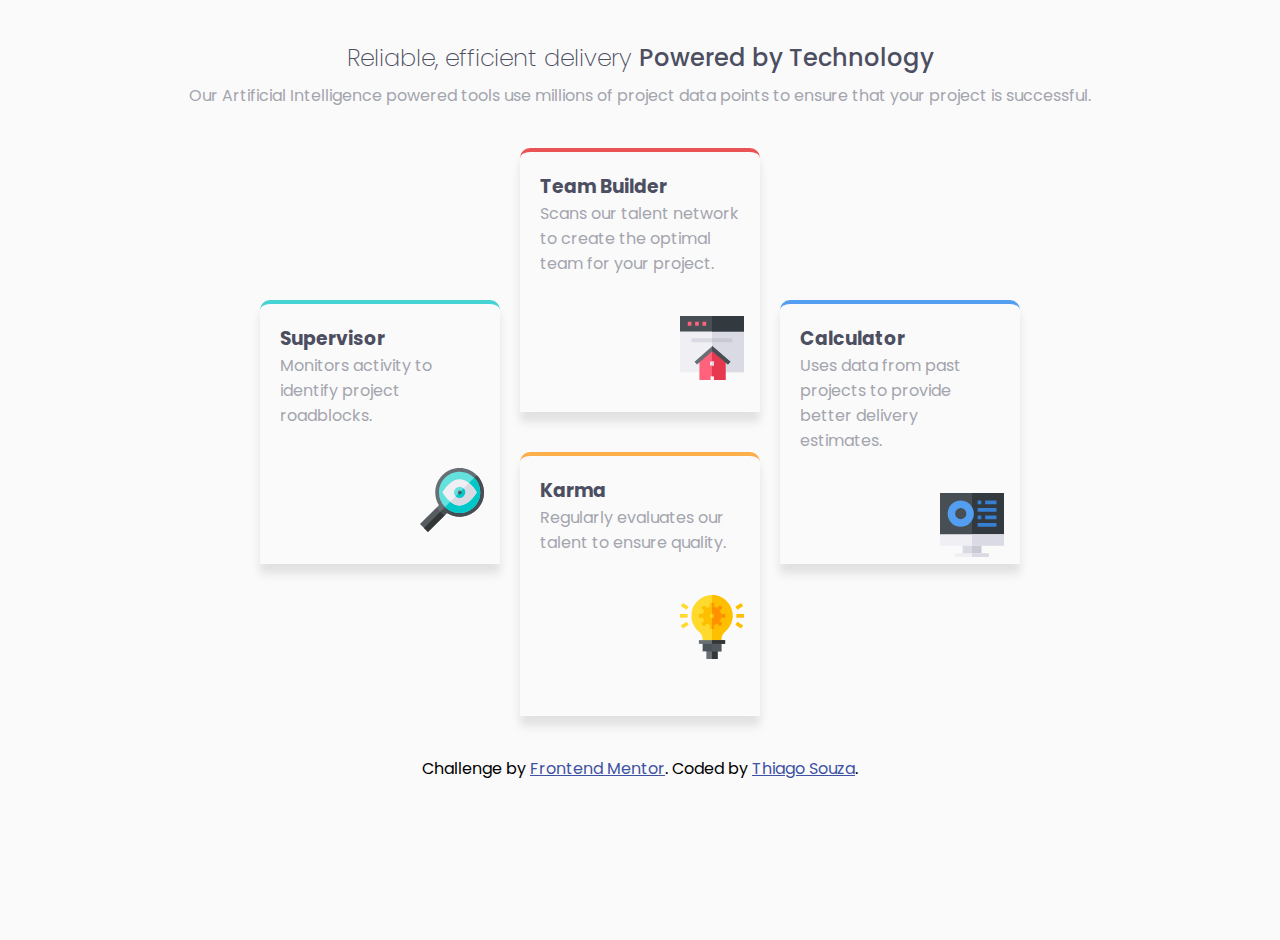
<file: projetos/Frontend-Mentor/four-card/index.html>
<!DOCTYPE html>
<html lang="en">
  <head>
    <meta charset="UTF-8" />
    <meta name="viewport" content="width=device-width, initial-scale=1.0" />

    <link
      rel="icon"
      type="image/png"
      sizes="32x32"
      href="./images/favicon-32x32.png"
    />
    <link rel="stylesheet" href="assets/estilos/mobile-first.css" />

    <title>Frontend Mentor | Four card feature section</title>

    <style>
      .attribution {
        text-align: center;
      }
      .attribution a {
        color: hsl(228, 45%, 44%);
      }
    </style>
  </head>
  <body>
    <header>
      <h2>Reliable, efficient delivery <span>Powered by Technology</span></h2>

      <p>
        Our Artificial Intelligence powered tools use millions of project data
        points to ensure that your project is successful.
      </p>
    </header>

    <main>
      <section id="supervisor" class="sectionBlocks">
        <h3>Supervisor</h3>
        <p>Monitors activity to identify project roadblocks.</p>

        <div id="icon-block">
          <img src="assets/images/icon-supervisor.svg" alt="lupa com olho no meio">
        </div>
      </section>
      <section id="team-builder" class="sectionBlocks">
        <h3>Team Builder</h3>
        <p>
          Scans our talent network to create the optimal team for your project.
        </p>

        <div id="icon-block">
          <img src="assets/images/icon-team-builder.svg" alt="site com uma casa no meio">
        </div>
      </section>
      <section id="karma" class="sectionBlocks">
        <h3>Karma</h3>
        <p>Regularly evaluates our talent to ensure quality.</p>

        <div id="icon-block">
          <img src="assets/images/icon-karma.svg" alt="lampada amarela">
        </div>
      </section>
      <section id="calculator" class="sectionBlocks">
        <h3>Calculator</h3>
        <p>
          Uses data from past projects to provide better delivery estimates.
        </p>

        <div id="icon-block">
          <img src="assets/images/icon-calculator.svg" alt="monitor de computador estilo apple">
        </div>
      </section>
    </main>

    <footer>
      <p class="attribution">
        Challenge by
        <a href="https://www.frontendmentor.io?ref=challenge" target="_blank"
          >Frontend Mentor</a
        >. Coded by
        <a href="https://www.instagram.com/th_ntc" target="_blank"
          >Thiago Souza</a
        >.
      </p>
    </footer>
  </body>
</html>
</file>
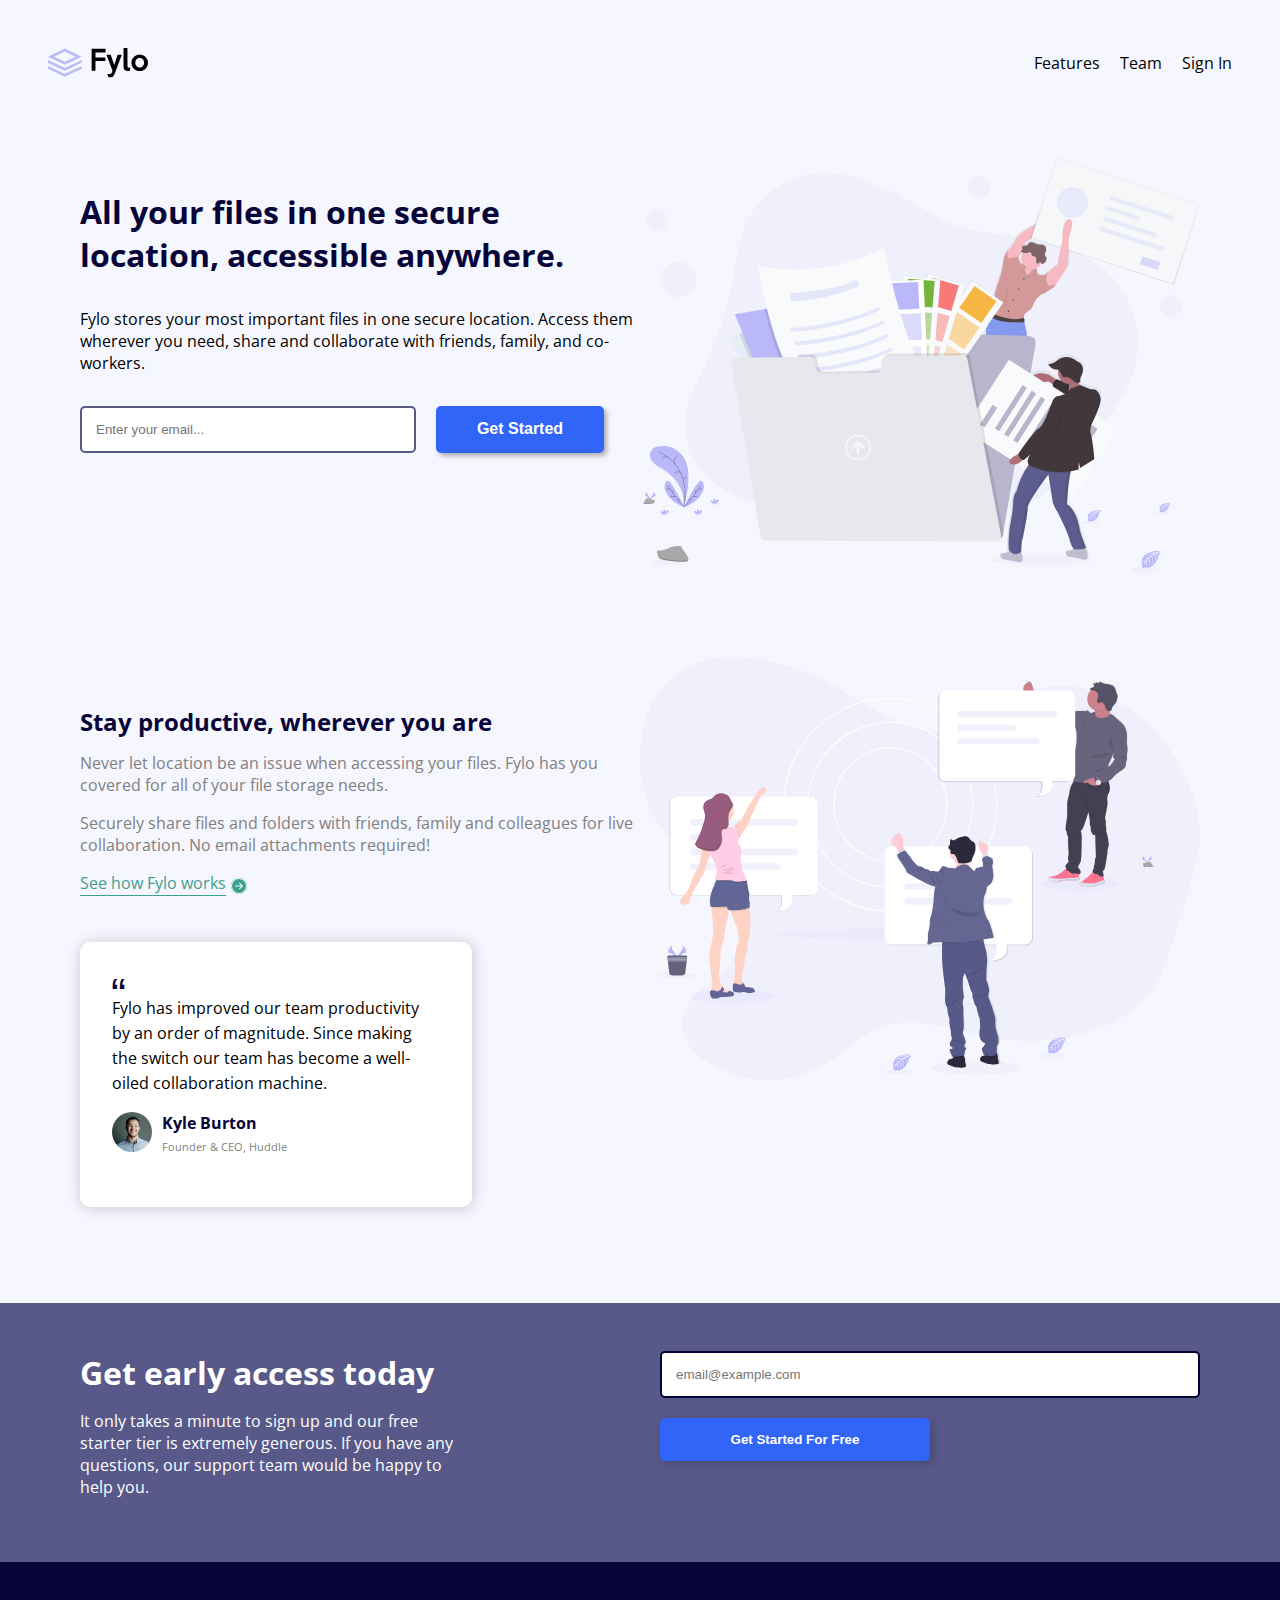
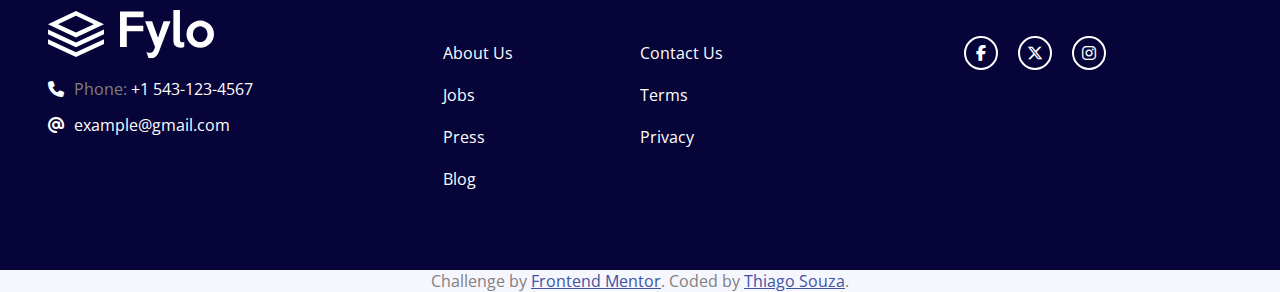
<file: projetos/Frontend-Mentor/fylo-landing-page/index.html>
<!DOCTYPE html>
<html lang="pt-br">
  <head>
    <meta charset="UTF-8" />
    <meta name="viewport" content="width=device-width, initial-scale=1.0" />

    <link
      rel="icon"
      type="image/png"
      sizes="32x32"
      href="./images/favicon-32x32.png"
    />

    <link
      rel="stylesheet"
      href="https://cdnjs.cloudflare.com/ajax/libs/font-awesome/6.5.1/css/all.min.css"
    />
    <link rel="stylesheet" href="assets/estilos/mobile-first.css" />

    <title>Fylo</title>
    <style>
      .attribution {
        text-align: center;
      }
      .attribution a {
        color: hsl(228, 45%, 44%);
      }
    </style>
  </head>
  <body>
    <!-- TopBar Navigation -->
    <div class="topBar">
      <img src="assets/images/logo.svg" alt="logo Fylo" />
      <nav>
        <ul>
          <li><a href="#">Features</a></li>
          <li><a href="#">Team</a></li>
          <li><a href="#">Sign In</a></li>
        </ul>
      </nav>
    </div>

    <header>
      <!-- First Block -->
      <div id="headerSection">
        <section class="textHeader">
          <h1>All your files in one secure location, accessible anywhere.</h1>

          <p>
            Fylo stores your most important files in one secure location. Access
            them wherever you need, share and collaborate with friends, family,
            and co-workers.
          </p>

          <!-- Input Email -->
          <div class="inputButton">
            <input
              type="email"
              name="email"
              id="email"
              placeholder="Enter your email..."
            />
            <span class="error">Please check your email</span>
            <label for="email" required></label>

            <button type="submit">Get Started</button>
          </div>
        </section>

        <div class="imgHeader">
          <img
            src="assets/images/illustration-1.svg"
            alt="dois personagens colocando arquivos numa pasta cinza"
          />
        </div>
      </div>
    </header>

    <!-- Second Block -->
    <main>
      <section id="stayProductive">
        <div class="imgStayProductive">
          <img
            src="assets/images/illustration-2.svg"
            alt="animação de três pessoas segurando balões de conversa"
          />
        </div>
        <div class="stayProductiveText">
          <h2>Stay productive, wherever you are</h2>

          <p>
            Never let location be an issue when accessing your files. Fylo has
            you covered for all of your file storage needs.
          </p>
          <p>
            Securely share files and folders with friends, family and colleagues
            for live collaboration. No email attachments required!
          </p>

          <div class="linkStayProductive">
            <a href="#"
              >See how Fylo works<svg
                xmlns="http://www.w3.org/2000/svg"
                width="16"
                height="16"
                fill="currentColor"
                id="arrow"
                class="bi bi-arrow-right-circle"
                viewBox="0 0 16 16"
              >
                <path
                  fill-rule="evenodd"
                  d="M1 8a7 7 0 1 0 14 0A7 7 0 0 0 1 8m15 0A8 8 0 1 1 0 8a8 8 0 0 1 16 0M4.5 7.5a.5.5 0 0 0 0 1h5.793l-2.147 2.146a.5.5 0 0 0 .708.708l3-3a.5.5 0 0 0 0-.708l-3-3a.5.5 0 1 0-.708.708L10.293 7.5z"
                /></svg
            ></a>
          </div>

          <article id="quoteComment">
            <img src="assets/images/icon-quotes.svg" alt="aspas" />
            <p>
              Fylo has improved our team productivity by an order of magnitude.
              Since making the switch our team has become a well-oiled
              collaboration machine.
            </p>
            <div class="user-data">
              <img
                src="assets/images/avatar-testimonial.jpg"
                alt="kyle photo"
              />

              <div class="user">
                <h4>Kyle Burton</h4>
                <p>Founder & CEO, Huddle</p>
              </div>
            </div>
          </article>
        </div>
      </section>
    </main>

    <aside>
      <div class="asideText">
        <h3>Get early access today</h3>
        <p>
          It only takes a minute to sign up and our free starter tier is
          extremely generous. If you have any questions, our support team would
          be happy to help you.
        </p>
      </div>

      <div class="inputAside">
        <input
          type="email"
          name="email"
          id="email"
          placeholder="email@example.com"
        />
        <span class="error">Please check your email</span>
        <label for="email" required></label>
        <button type="submit">Get Started For Free</button>
      </div>
    </aside>

    <footer>
      <div class="contact">
        <svg
          width="166"
          height="49"
          xmlns="http://www.w3.org/2000/svg"
          xmlns:xlink="http://www.w3.org/1999/xlink"
        >
          <defs><path id="a" d="M.014.03h93.96v48.29H.015z" /></defs>
          <g fill="none" fill-rule="evenodd">
            <path
              d="M0 14.13v.123l27.95 13.13L56 14.209v-.033L27.95 1 0 14.13zm10.077.062L27.95 5.795l17.877 8.397-17.877 8.396-17.874-8.396zM27.95 32.483L0 19.55v4.784l27.95 12.964L56 24.289v-4.784L27.95 32.483zm0 9.703L0 29.25v4.783L27.95 47 56 33.99v-4.784l-28.05 12.98z"
              fill="#fff"
            />
            <g transform="translate(72)">
              <mask id="b" fill="#fff"><use xlink:href="#a" /></mask>
              <path
                d="M87.56 24.152a8.1 8.1 0 0 0-2.161-5.573 7.259 7.259 0 0 0-2.34-1.673 6.864 6.864 0 0 0-2.85-.601c-1.01 0-1.961.2-2.852.601a7.257 7.257 0 0 0-2.34 1.673 8.102 8.102 0 0 0-2.16 5.574 8.102 8.102 0 0 0 2.16 5.573 7.257 7.257 0 0 0 2.34 1.672 6.864 6.864 0 0 0 2.851.602c1.01 0 1.96-.2 2.852-.602a7.259 7.259 0 0 0 2.339-1.672 8.1 8.1 0 0 0 2.16-5.574zm6.415 0c0 1.932-.357 3.723-1.07 5.373a13.098 13.098 0 0 1-2.94 4.28c-1.247 1.205-2.71 2.156-4.388 2.854-1.678.699-3.468 1.048-5.369 1.048-1.9 0-3.683-.349-5.346-1.048a13.863 13.863 0 0 1-4.366-2.876 13.351 13.351 0 0 1-2.94-4.302c-.713-1.65-1.07-3.426-1.07-5.329 0-1.873.364-3.634 1.092-5.284a13.92 13.92 0 0 1 2.962-4.325 13.671 13.671 0 0 1 4.367-2.898 13.552 13.552 0 0 1 5.301-1.048c1.901 0 3.69.35 5.369 1.048 1.678.698 3.14 1.65 4.388 2.854 1.248 1.204 2.228 2.638 2.94 4.302.713 1.665 1.07 3.449 1.07 5.351zM64.258 36.905a8.6 8.6 0 0 1-1.715.58c-.638.148-1.3.222-1.982.222a9.84 9.84 0 0 1-2.74-.379 6.003 6.003 0 0 1-2.295-1.226c-.653-.565-1.173-1.3-1.56-2.207-.385-.907-.578-2-.578-3.277V.029h6.549v29.474c0 1.07.215 1.806.646 2.207.43.401.943.602 1.537.602.742 0 1.455-.223 2.138-.669v5.262zM50.492 11.22L38.908 41.854c-.861 2.289-1.99 3.939-3.386 4.95-1.396 1.01-3.06 1.515-4.99 1.515-.297 0-.623-.022-.98-.066a7.352 7.352 0 0 1-1.025-.201l-2.138-5.975a8.486 8.486 0 0 0 1.56.557c.534.134 1.039.201 1.514.201 1.01 0 1.93-.23 2.762-.691.832-.46 1.47-1.315 1.916-2.564l.891-2.586-9.935-25.773h6.995l5.925 16.588 5.57-16.588h6.905zM23.538 7.342H6.786v8.294h16.529v5.618H6.785v15.784H.015V1.412h23.524v5.93z"
                fill="#fff"
                mask="url(#b)"
              />
            </g>
          </g>
        </svg>

        <div class="phone">
          <i class="fa-solid fa-phone" style="color: #ffffff"></i>

          <p>Phone: <a href="tel:+1 543-123-4567">+1 543-123-4567</a></p>
        </div>
        <div class="mail">
          <i class="fa-solid fa-at" style="color: #ffffff"></i>

          <a href="mailto:example@gmail.com">example@gmail.com</a>
        </div>
      </div>

      <div class="linksFooter">
        <div class="linksFooter1">
          <a href="#">About Us</a>
          <a href="#">Jobs</a>
          <a href="#">Press</a>
          <a href="#">Blog</a>
        </div>
        <div class="linksFooter2">
          <a href="#">Contact Us</a>
          <a href="#">Terms</a>
          <a href="#">Privacy</a>
        </div>
      </div>

      <div class="socialMedia">
        <!-- facebook -->
        <div class="facebook">
          <i class="fa-brands fa-facebook-f"></i>
        </div>

        <div class="twitter">
          <i class="fa-brands fa-x-twitter"></i>
        </div>

        <div class="instagram">
          <i class="fa-brands fa-instagram"></i>
        </div>
      </div>
    </footer>

    <div>
      <p class="attribution">
        Challenge by
        <a href="https://www.frontendmentor.io?ref=challenge" target="_blank"
          >Frontend Mentor</a
        >. Coded by
        <a href="https://www.instagram.com/th_ntc/" target="_blank"
          >Thiago Souza</a
        >.
      </p>
    </div>
  </body>
</html>
</file>
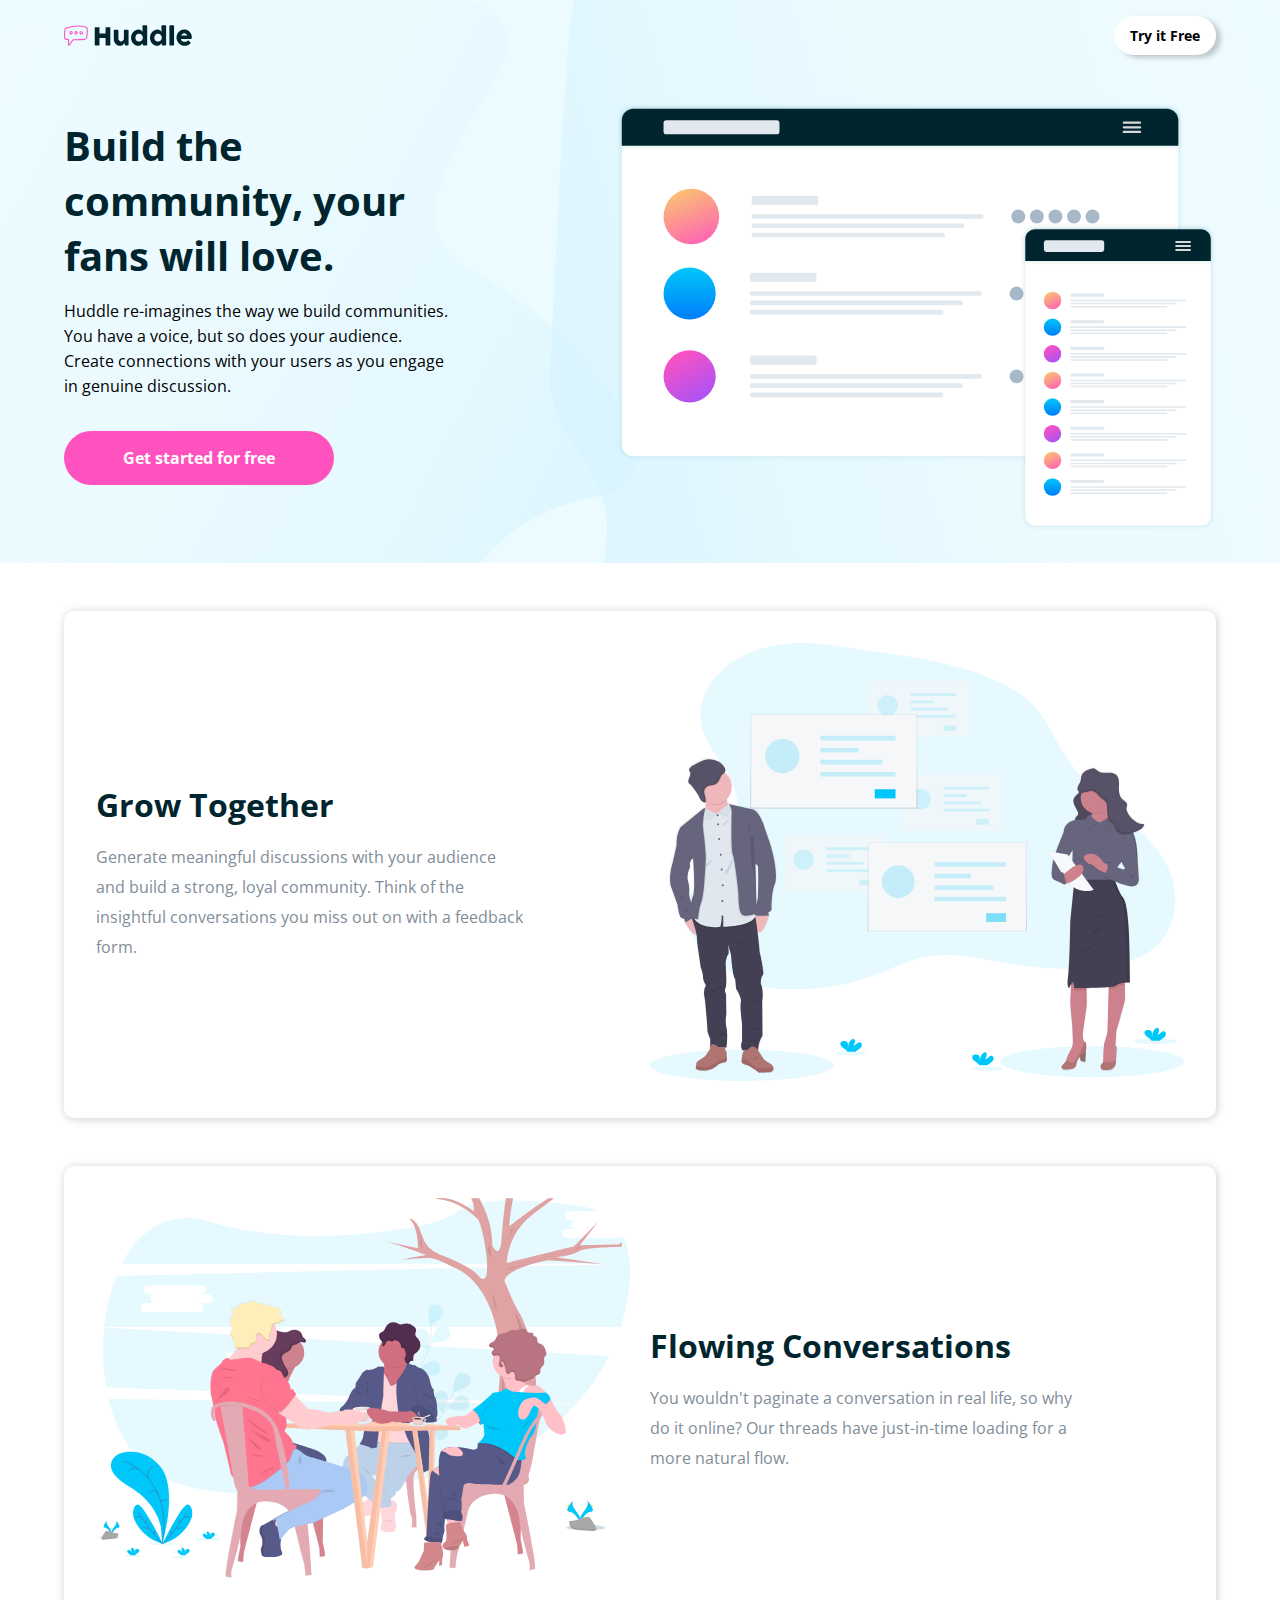
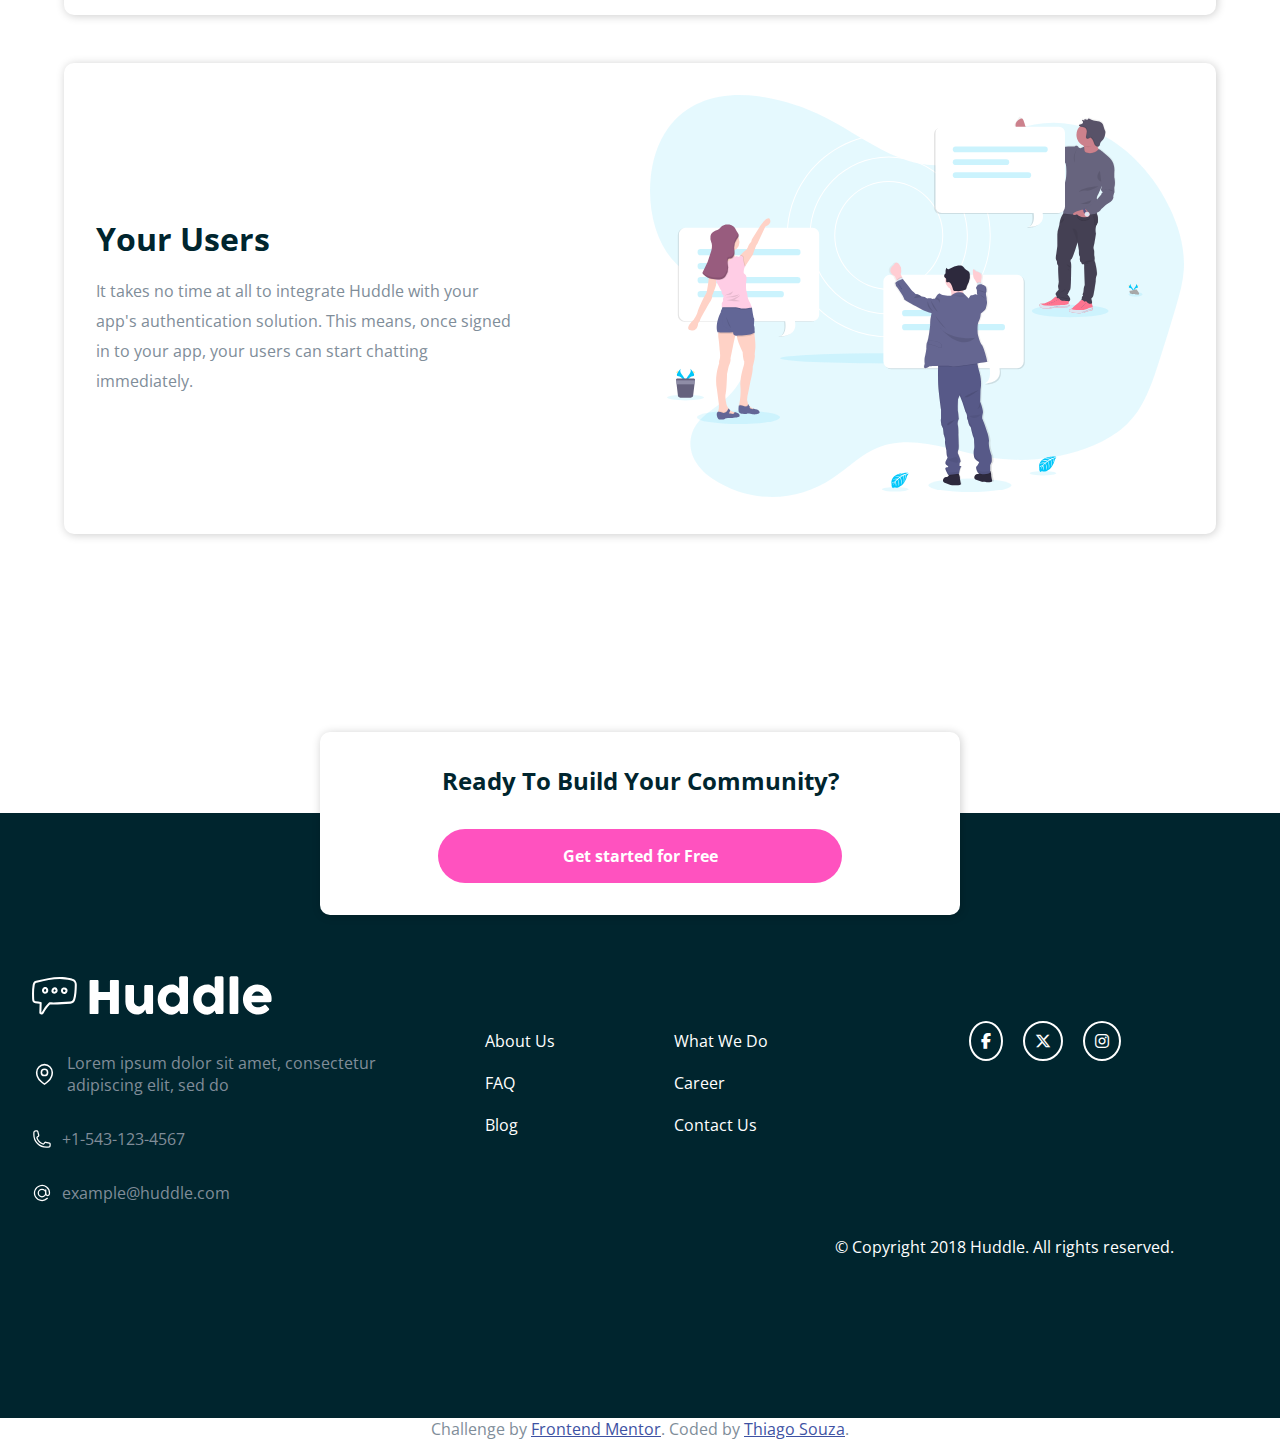
<file: projetos/Frontend-Mentor/huddle-landing-page/index.html>
<!DOCTYPE html>
<html lang="pt-br">
  <head>
    <meta charset="UTF-8" />
    <meta name="viewport" content="width=device-width, initial-scale=1.0" />
    <link rel="stylesheet" href="https://cdnjs.cloudflare.com/ajax/libs/font-awesome/6.5.1/css/all.min.css">
    <link
      rel="icon"
      type="image/png"
      sizes="32x32"
      href="./images/favicon-32x32.png"
    />
    <link rel="stylesheet" href="assets/estilos/mobile-first.css" />
    <title>Huddle</title>

    <style>
      .attribution {
        text-align: center;
      }
      .attribution a {
        color: hsl(228, 45%, 44%);
      }
    </style>
  </head>
  <body>
    <header>
      <!-- Top Bar -->
      <div class="topBar">
        <img src="assets/images/logo.svg" alt="">

        <a href="#" class="topBarBtn">Try it Free</a>
      </div>

      <!-- About Huddle -->
      <section id="aboutHuddle">
        <div class="about">
          <h1>Build the community, your fans will love.</h1>
          <p>
            Huddle re-imagines the way we build communities. You have a voice,
            but so does your audience. Create connections with your users as you
            engage in genuine discussion.

            <div class="generalButton">
              <a href="#" class="btn">Get started for free</a>
            </div>
          </p>
        </div>

        <!-- Mockups -->
        <img src="assets/images/illustration-mockups.svg" alt="mockup celular e desktop">
      </section>
    </header>

    <!-- Main -->
    <main>
      <!-- Grow Together -->
      <section id="growTogether">
        <div class="growImg">
          <img src="assets/images/illustration-grow-together.svg" alt="um homem olhando para o lado e uma mulher anotando coisas, com alguns gráficos no meio">
        </div>
        <div class="growText">
          <h3>Grow Together</h3>
          <p>
            Generate meaningful discussions with your audience and build a
            strong, loyal community. Think of the insightful conversations you
            miss out on with a feedback form.
          </p>
        </div>
      </section>

      <!-- Flowing Conversations -->
      <section id="flowingConversations">
        <div class="flowingImg">
          <img src="assets/images/illustration-flowing-conversation.svg" alt="pessoas sentadas envolta de uma mesa conversando">
        </div>
        <div class="flowingText">
          <h3>Flowing Conversations</h3>
          <p>
            You wouldn't paginate a conversation in real life, so why do it
            online? Our threads have just-in-time loading for a more natural flow.
          </p>
        </div>
      </section>

      <!-- Your Users -->
      <section id="yourUsers">
        <div class="yourUsersImg">
          <img src="assets/images/illustration-your-users.svg" alt="três pessoas olhando para balões de conversa">
        </div>
        <div class="yourUsersText">
          <h3>Your Users</h3>
          <p>
            It takes no time at all to integrate Huddle with your app's
            authentication solution. This means, once signed in to your app, your
            users can start chatting immediately.
          </p>
        </div>
      </section>
    </main>

    <!-- Aside -->
    <aside>
      <h2>Ready To Build Your Community?</h2>

      <div class="generalButton">
        <a href="#" class="btn btnAside">Get started for Free</a>
      </div>
    </aside>

    <footer>
      <div class="contact">
        <!-- Logo -->
        <svg class="logo" width="240" height="39" xmlns="http://www.w3.org/2000/svg">
          <g fill-rule="nonzero" fill="none">
            <path
              d="M27.967.879C20.242.875 12.182 2.615 4.047 4.872c-1.033.208-2.041.884-2.574 1.72C.983 7.38.805 8.171.652 9c-.79 4.428-.694 8.776-.53 13.594.036 1.103.2 2.41.715 3.205.538.803 1.46 1.313 2.561 1.48a95.99 95.99 0 0 0 4.232.525l-.312 8.698c-.048.692.29 1.267.71 1.598.376.286.795.413 1.225.445.86.065 1.869-.303 2.37-1.257 2.195-4.224 3.572-6.089 6.317-8.895 7.158.176 13.407-.222 20.482-.745 2.501-.065 4.218-2.11 4.672-3.743 1.357-4.232 1.568-9.456 1.712-14.737.061-2.093-.665-4.148-1.95-5.234-1.222-.991-2.702-1.35-4.058-1.718C35.031 1.363 31.263.905 27.967.879zm10.29 3.31c1.358.369 2.555.724 3.31 1.337 1.26 1.339 1.218 2.23 1.2 3.675-.142 5.122-.388 10.093-1.544 13.86-.498 1.405-1.366 2.405-3.006 2.556-7.208.533-13.462.945-20.707.739a1.032 1.032 0 0 0-.763.302c-3.044 3.074-4.601 5.21-6.921 9.676-.054.102-.171.164-.315.175-.097-.005-.136-.08-.142-.148l.314-9.432c.019-.509-.401-.995-.907-1.05a95.48 95.48 0 0 1-5.06-.62c-.726-.111-.994-.31-1.193-.606-.346-.825-.338-1.335-.365-2.128-.162-4.775-.242-8.948.491-13.1.068-.614.298-1.242.542-1.767.404-.632 1.023-.725 1.644-.897 7.956-2.197 15.74-3.84 23.068-3.845 3.592.13 7.364.49 10.354 1.273zm-27.479 8.09c-1.096 1.313-.987 3.096-.14 4.29.442.625 1.132 1.128 1.972 1.242 1.091.09 1.783-.352 2.53-.86 1.353-1.176 1.49-3.228.461-4.71-.524-.755-1.362-1.208-2.218-1.24-1.172.012-1.968.535-2.605 1.277zm11.856-1.072c-1.092.035-1.975.791-2.514 1.607-.617.933-.977 2.101-.478 3.246.96 2.203 4.277 2.176 5.6-.063.61-1.032.454-2.205 0-3.056-.452-.85-1.136-1.543-2.131-1.702a2.494 2.494 0 0 0-.477-.032zm9.625.207c-.34-.008-.69.024-1.018.111-1.312.35-2.429 1.704-2.26 3.437.086.872.487 1.722 1.21 2.308.723.585 1.773.847 2.88.62 1.272-.26 2.06-1.285 2.323-2.275.263-.99.197-1.999-.414-2.817a3.47 3.47 0 0 0-2.72-1.384zm-18.965 1.623c.245.002.438.08.637.366.445.642.321 1.615-.128 2.005-.447.39-.726.424-.922.398-.196-.027-.395-.162-.573-.414-.34-.48-.44-1.256.007-1.81.238-.316.675-.513.98-.545zm9.483.223c.038.006.464.253.668.636.204.383.242.739.048 1.066-.577.976-1.804.712-1.99.287-.07-.162-.017-.813.32-1.32.335-.509.757-.7.954-.67zm10.564.748c.062.083.213.64.096 1.082-.118.442-.31.715-.78.811-.602.124-.94 0-1.193-.207-.254-.205-.425-.552-.462-.923-.09-.92.24-1.133.764-1.273.61-.15 1.3.112 1.575.51z"
              fill="#FFF"
            />
            <path
              d="M57.61 4.996c.016-.26.111-.494.287-.701a.875.875 0 0 1 .701-.31h6.826c.23 0 .467.096.712.287a.883.883 0 0 1 .368.724v10.893h11.421V4.996c0-.276.096-.513.287-.712.192-.2.44-.3.747-.3h6.734c.306 0 .574.077.804.23.23.154.345.399.345.736V37.1c0 .337-.1.59-.3.758-.198.169-.459.253-.78.253h-6.803c-.306 0-.555-.084-.747-.253-.191-.168-.287-.42-.287-.758V24.047H66.504V37.1c0 .322-.104.57-.31.747-.207.176-.487.264-.84.264h-6.756c-.643 0-.972-.299-.988-.896V4.996zm62.875 32.725c-.199.168-.41.275-.632.321a3.123 3.123 0 0 1-.631.07h-3.47c-.276 0-.514-.05-.713-.15-.2-.1-.368-.234-.506-.402a2.384 2.384 0 0 1-.344-.575 4.884 4.884 0 0 1-.23-.666l-.712-2.942c-.23.475-.563 1.015-1 1.62a8.495 8.495 0 0 1-1.666 1.7c-.674.53-1.479.974-2.413 1.334-.935.36-2.007.54-3.218.54-1.746 0-3.332-.337-4.757-1.011a10.904 10.904 0 0 1-3.642-2.758c-1.003-1.164-1.781-2.524-2.332-4.08-.552-1.554-.828-3.213-.828-4.974V10.695c0-.582.127-1.022.38-1.321.252-.299.654-.448 1.206-.448h5.308c.66 0 1.111.11 1.356.333.245.222.368.655.368 1.298v14.96c0 .66.15 1.284.448 1.874.299.59.693 1.11 1.184 1.562.49.452 1.045.809 1.666 1.069.62.26 1.252.39 1.896.39.551 0 1.122-.13 1.712-.39a6.361 6.361 0 0 0 1.631-1.046c.498-.436.908-.95 1.23-1.54.322-.59.482-1.214.482-1.872V10.626c0-.26.05-.52.15-.781.1-.26.249-.46.448-.598.199-.122.387-.206.563-.252.176-.046.38-.07.609-.07h5.194c.658 0 1.133.162 1.424.483.291.322.437.751.437 1.287v25.716c0 .29-.065.559-.195.804s-.31.437-.54.574l.137-.068zm26.681-3.172c-.414.414-.87.858-1.367 1.333-.498.475-1.046.92-1.643 1.333a9.3 9.3 0 0 1-1.93 1.023 6.097 6.097 0 0 1-2.23.402c-2.083 0-4.002-.39-5.757-1.172a13.777 13.777 0 0 1-4.527-3.206c-1.264-1.356-2.252-2.953-2.964-4.792-.713-1.838-1.069-3.814-1.069-5.929 0-2.13.356-4.11 1.069-5.94.712-1.83 1.7-3.424 2.964-4.78a13.635 13.635 0 0 1 4.527-3.194c1.755-.774 3.674-1.161 5.757-1.161.843 0 1.613.123 2.31.368a8.51 8.51 0 0 1 1.907.942c.575.383 1.103.816 1.586 1.298.482.483.938.954 1.367 1.414V1.985c0-.49.15-.903.448-1.24.299-.338.747-.506 1.345-.506h5.17c.2 0 .41.042.632.126.222.085.425.203.61.357.183.153.332.337.447.551.115.215.173.452.173.712v34.357c0 1.18-.62 1.77-1.862 1.77h-4.504c-.306 0-.544-.04-.712-.116a1.13 1.13 0 0 1-.426-.333 2.319 2.319 0 0 1-.31-.551 17.13 17.13 0 0 0-.344-.77l-.667-1.793zm-13.214-11.008a8.39 8.39 0 0 0 .471 2.839c.314.88.762 1.643 1.345 2.286a6.384 6.384 0 0 0 2.102 1.528c.82.376 1.728.563 2.724.563.98 0 1.903-.176 2.769-.528a7.058 7.058 0 0 0 2.263-1.46 7.256 7.256 0 0 0 1.552-2.194c.39-.843.609-1.747.655-2.712v-.322a7.26 7.26 0 0 0-.552-2.803 7.427 7.427 0 0 0-1.528-2.344 7.242 7.242 0 0 0-2.298-1.597 6.977 6.977 0 0 0-2.861-.586c-.996 0-1.904.195-2.724.586-.82.39-1.52.923-2.102 1.597a7.236 7.236 0 0 0-1.345 2.344 8.35 8.35 0 0 0-.47 2.803zm48.72 11.008c-.414.414-.87.858-1.368 1.333-.498.475-1.046.92-1.643 1.333a9.3 9.3 0 0 1-1.93 1.023 6.097 6.097 0 0 1-2.23.402c-2.083 0-4.002-.39-5.756-1.172a13.777 13.777 0 0 1-4.528-3.206c-1.263-1.356-2.252-2.953-2.964-4.792-.712-1.838-1.069-3.814-1.069-5.929 0-2.13.357-4.11 1.069-5.94s1.7-3.424 2.964-4.78a13.635 13.635 0 0 1 4.528-3.194c1.754-.774 3.673-1.161 5.756-1.161.843 0 1.613.123 2.31.368a8.51 8.51 0 0 1 1.907.942c.575.383 1.103.816 1.586 1.298.483.483.938.954 1.367 1.414V1.985c0-.49.15-.903.448-1.24.3-.338.747-.506 1.345-.506h5.17c.2 0 .41.042.632.126.223.085.426.203.61.357.183.153.333.337.448.551.114.215.172.452.172.712v34.357c0 1.18-.62 1.77-1.862 1.77h-4.504c-.306 0-.544-.04-.712-.116a1.13 1.13 0 0 1-.425-.333 2.319 2.319 0 0 1-.31-.551 17.13 17.13 0 0 0-.345-.77l-.667-1.793zm-13.215-11.008a8.39 8.39 0 0 0 .471 2.839c.315.88.763 1.643 1.345 2.286a6.384 6.384 0 0 0 2.103 1.528c.82.376 1.727.563 2.723.563.98 0 1.903-.176 2.769-.528a7.058 7.058 0 0 0 2.264-1.46 7.256 7.256 0 0 0 1.55-2.194c.391-.843.61-1.747.656-2.712v-.322a7.26 7.26 0 0 0-.552-2.803 7.427 7.427 0 0 0-1.528-2.344 7.242 7.242 0 0 0-2.298-1.597 6.977 6.977 0 0 0-2.861-.586c-.996 0-1.904.195-2.723.586-.82.39-1.521.923-2.103 1.597a7.236 7.236 0 0 0-1.345 2.344 8.35 8.35 0 0 0-.47 2.803zM197.61 2.008c0-.49.122-.903.367-1.24.246-.338.667-.506 1.264-.506h5.63c.154 0 .315.042.483.126a1.7 1.7 0 0 1 .471.357c.146.153.268.337.368.551.1.215.15.452.15.712v34.334c0 .582-.165 1.022-.495 1.321-.329.299-.754.448-1.275.448h-5.332c-.597 0-1.018-.15-1.264-.448-.245-.299-.367-.74-.367-1.321V2.008zm38.7 32.61a15.31 15.31 0 0 1-4.55 2.907 13.87 13.87 0 0 1-5.355 1.046c-2.1 0-4.083-.383-5.952-1.15a15.494 15.494 0 0 1-4.918-3.182 15.273 15.273 0 0 1-3.355-4.792c-.828-1.838-1.241-3.837-1.241-5.998 0-1.348.164-2.654.494-3.918a15.45 15.45 0 0 1 1.402-3.55 15.055 15.055 0 0 1 2.206-3.045 13.957 13.957 0 0 1 2.907-2.379 14.327 14.327 0 0 1 3.493-1.54 14.084 14.084 0 0 1 3.975-.551c1.272 0 2.505.169 3.7.506 1.195.337 2.318.812 3.367 1.424 1.05.613 2.01 1.349 2.884 2.207a14.896 14.896 0 0 1 2.252 2.815 13.58 13.58 0 0 1 1.46 3.263c.344 1.157.517 2.348.517 3.573 0 .797-.012 1.448-.035 1.954-.023.505-.142.908-.356 1.206-.215.3-.57.506-1.069.62-.498.116-1.23.173-2.194.173h-16.546c.153.98.463 1.8.93 2.46a5.842 5.842 0 0 0 1.62 1.573c.613.391 1.264.67 1.954.84a8.24 8.24 0 0 0 1.953.252c.552 0 1.118-.058 1.7-.172a12.179 12.179 0 0 0 1.69-.46 9.557 9.557 0 0 0 1.493-.667c.452-.252.816-.517 1.092-.792.245-.2.456-.349.632-.449.176-.1.364-.149.563-.149.2 0 .402.07.61.207a4.8 4.8 0 0 1 .7.597l2.436 2.758c.168.2.276.38.322.54.046.161.069.326.069.494 0 .307-.085.571-.253.793a2.89 2.89 0 0 1-.598.586zm-11.054-19.143c-.598 0-1.176.119-1.735.356a6.547 6.547 0 0 0-1.575.954c-.49.398-.93.85-1.321 1.356a8.315 8.315 0 0 0-.954 1.54h11.743a13.536 13.536 0 0 0-1.045-1.655 7.081 7.081 0 0 0-1.287-1.333 5.558 5.558 0 0 0-1.655-.896c-.62-.215-1.344-.322-2.171-.322z"
              fill="#FFF"
            />
          </g>
        </svg>

        <div class="infos">
          <div class="location">
            <!-- Location -->
            <svg
              xmlns="http://www.w3.org/2000/svg"
              fill="none"
              viewBox="0 0 24 24"
              stroke-width="1.5"
              stroke="currentColor"
              class="w-6 h-6 icon"
              id="location"
            >
              <path
                stroke-linecap="round"
                stroke-linejoin="round"
                d="M15 10.5a3 3 0 11-6 0 3 3 0 016 0z"
              />
              <path
                stroke-linecap="round"
                stroke-linejoin="round"
                d="M19.5 10.5c0 7.142-7.5 11.25-7.5 11.25S4.5 17.642 4.5 10.5a7.5 7.5 0 1115 0z"
              />
            </svg>

            <p>
              Lorem ipsum dolor sit amet, consectetur adipiscing elit, sed do
            </p>
          </div>

          <!-- Phone -->
          <div class="phone">
            <svg
              xmlns="http://www.w3.org/2000/svg"
              fill="none"
              viewBox="0 0 24 24"
              stroke-width="1.5"
              stroke="currentColor"
              class="w-6 h-6 icon"
            >
              <path
                stroke-linecap="round"
                stroke-linejoin="round"
                d="M2.25 6.75c0 8.284 6.716 15 15 15h2.25a2.25 2.25 0 002.25-2.25v-1.372c0-.516-.351-.966-.852-1.091l-4.423-1.106c-.44-.11-.902.055-1.173.417l-.97 1.293c-.282.376-.769.542-1.21.38a12.035 12.035 0 01-7.143-7.143c-.162-.441.004-.928.38-1.21l1.293-.97c.363-.271.527-.734.417-1.173L6.963 3.102a1.125 1.125 0 00-1.091-.852H4.5A2.25 2.25 0 002.25 4.5v2.25z"
              />
            </svg>

            <p>+1-543-123-4567</p>
          </div>

          <!-- Mail -->
          <div class="email">
            <svg
              xmlns="http://www.w3.org/2000/svg"
              fill="none"
              viewBox="0 0 24 24"
              stroke-width="1.5"
              stroke="currentColor"
              class="w-6 h-6 icon"
            >
              <path
                stroke-linecap="round"
                d="M16.5 12a4.5 4.5 0 11-9 0 4.5 4.5 0 019 0zm0 0c0 1.657 1.007 3 2.25 3S21 13.657 21 12a9 9 0 10-2.636 6.364M16.5 12V8.25"
              />
            </svg>

            <p>example@huddle.com</p>
          </div>
        </div>
      </div>

      <div class="linksFooter">
        <a href="#">About Us</a>
        <a href="#">What We Do</a>
        <a href="#">FAQ</a>
        <a href="#">Career</a>
        <a href="#">Blog</a>
        <a href="#">Contact Us</a>
      </div>

      <div class="socialMedia">
        <!-- facebook -->
        <div class="facebook">
          <i class="fa-brands fa-facebook-f" style="color: #ffffff;"></i>
        </div>

        <!-- Twitter -->
        <div class="twitter">
          <i class="fa-brands fa-x-twitter" style="color: #ffffff;"></i>
        </div>

        <!-- Instagram -->
        <div class="instagram">
          <i class="fa-brands fa-instagram" style="color: #ffffff;"></i>
        </div>
      </div>
      <p id="copy">&copy; Copyright 2018 Huddle. All rights reserved.</p>

    </footer>

    <div>
      <p class="attribution">
        Challenge by
        <a href="https://www.frontendmentor.io?ref=challenge" target="_blank"
          >Frontend Mentor</a
        >. Coded by
        <a href="https://www.instagram.com/th_ntc/" target="_blank"
          >Thiago Souza</a
        >.
      </p>
    </div>
  </body>
</html>
</file>
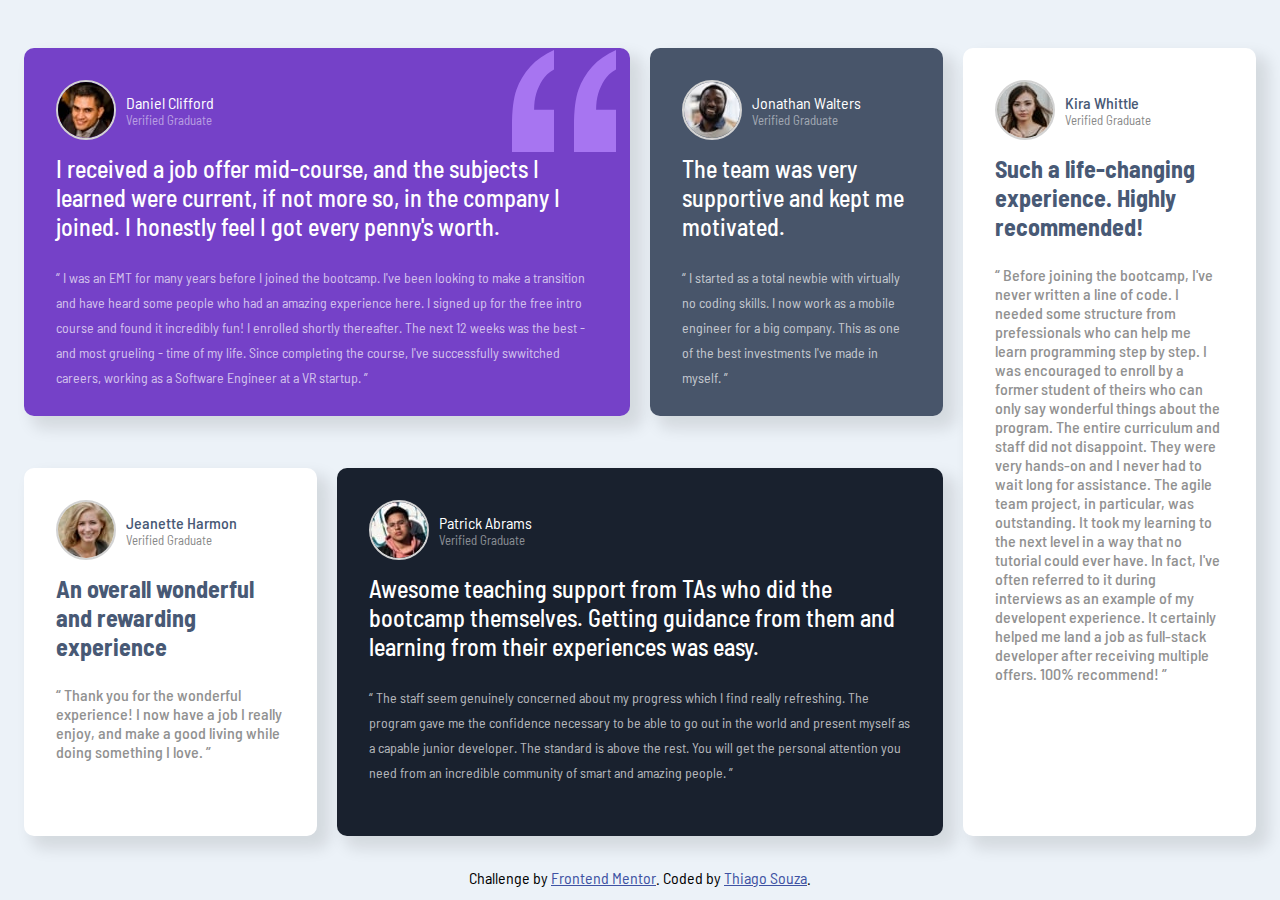
<file: projetos/Frontend-Mentor/testimonials-grid/index.html>
<!DOCTYPE html>
<html lang="en">
  <head>
    <meta charset="UTF-8" />
    <meta name="viewport" content="width=device-width, initial-scale=1.0" />
    <link
      rel="icon"
      type="image/png"
      sizes="32x32"
      href="./images/favicon-32x32.png"
    />
    <!-- Fonte -->
    <link rel="preconnect" href="https://fonts.googleapis.com" />
    <link rel="preconnect" href="https://fonts.gstatic.com" crossorigin />
    <link
      href="https://fonts.googleapis.com/css2?family=Barlow+Semi+Condensed:wght@100;200;300;400;500;600;700;800;900&display=swap"
      rel="stylesheet"
    />
    <!-- CSS -->
    <link rel="stylesheet" href="assets/estilos/mobile-first.css" />
    <title>Grid Testimonials</title>
    <style>
      .attribution {
        text-align: center;
      }
      .attribution a {
        color: hsl(228, 45%, 44%);
      }
    </style>
  </head>
  <body>
    <main>
      <!-- Daniel Clifford -->
      <section id="daniel-clifford">
        <div class="user-data">
          <img src="assets/images/image-daniel.jpg" alt="image daniel" />
          <div class="name-graduate">
            <h4>Daniel Clifford</h4>
            <p>Verified Graduate</p>
          </div>
        </div>
        <div class="light-text">
          <p>
            I received a job offer mid-course, and the subjects I learned were
            current, if not more so, in the company I joined. I honestly feel I
            got every penny's worth.
          </p>
        </div>
        <article class="grey-quote">
          <q>
            I was an EMT for many years before I joined the bootcamp. I've been
            looking to make a transition and have heard some people who had an
            amazing experience here. I signed up for the free intro course and
            found it incredibly fun! I enrolled shortly thereafter. The next 12
            weeks was the best - and most grueling - time of my life. Since
            completing the course, I've successfully swwitched careers, working
            as a Software Engineer at a VR startup.
          </q>
        </article>
      </section>

      <!-- Jonathan Walters -->
      <section id="jonathan-walters">
        <div class="user-data">
          <img src="assets/images/image-jonathan.jpg" alt="image jonathan" />
          <div class="name-graduate">
            <h4>Jonathan Walters</h4>
            <p>Verified Graduate</p>
          </div>
        </div>
        <div class="light-text">
          <p>The team was very supportive and kept me motivated.</p>
        </div>
        <article class="grey-quote">
          <q>
            I started as a total newbie with virtually no coding skills. I now
            work as a mobile engineer for a big company. This as one of the best
            investments I've made in myself.
          </q>
        </article>
      </section>

      <!-- Jeanette Harmon -->
      <section id="jeanette-harmon">
        <div class="user-data">
          <img src="assets/images/image-jeanette.jpg" alt="image jeanette" />
          <div class="name-graduate-bg-light">
            <h4>Jeanette Harmon</h4>
            <p>Verified Graduate</p>
          </div>
        </div>
        <div class="grey-text">
          <p>An overall wonderful and rewarding experience</p>
        </div>
        <article class="grey-quote-bg-light">
          <q>
            Thank you for the wonderful experience! I now have a job I really
            enjoy, and make a good living while doing something I love.
          </q>
        </article>
      </section>

      <!-- Patrick Abrams -->
      <section id="patrick-abrams">
        <div class="user-data">
          <img src="assets/images/image-patrick.jpg" alt="image patrick" />
          <div class="name-graduate">
            <h4>Patrick Abrams</h4>
            <p>Verified Graduate</p>
          </div>
        </div>
        <div class="light-text">
          Awesome teaching support from TAs who did the bootcamp themselves.
          Getting guidance from them and learning from their experiences was
          easy.
        </div>
        <article class="grey-quote">
          <q>
            The staff seem genuinely concerned about my progress which I find
            really refreshing. The program gave me the confidence necessary to
            be able to go out in the world and present myself as a capable
            junior developer. The standard is above the rest. You will get the
            personal attention you need from an incredible community of smart
            and amazing people.
          </q>
        </article>
      </section>

      <!-- Kira Whittle -->
      <section id="kira-whittle">
        <div class="user-data">
          <img src="assets/images/image-kira.jpg" alt="image patrick" />
          <div class="name-graduate-bg-light">
            <h4>Kira Whittle</h4>
            <p>Verified Graduate</p>
          </div>
        </div>
        <div class="grey-text">
          <p>Such a life-changing experience. Highly recommended!</p>
        </div>
        <article class="grey-quote-bg-light">
          <q>
            Before joining the bootcamp, I've never written a line of code. I
            needed some structure from prefessionals who can help me learn
            programming step by step. I was encouraged to enroll by a former
            student of theirs who can only say wonderful things about the
            program. The entire curriculum and staff did not disappoint. They
            were very hands-on and I never had to wait long for assistance. The
            agile team project, in particular, was outstanding. It took my
            learning to the next level in a way that no tutorial could ever
            have. In fact, I've often referred to it during interviews as an
            example of my developent experience. It certainly helped me land a
            job as full-stack developer after receiving multiple offers. 100%
            recommend!
          </q>
        </article>
      </section>
    </main>

    <footer>
      <div class="attribution">
        Challenge by
        <a href="https://www.frontendmentor.io?ref=challenge" target="_blank"
          >Frontend Mentor</a
        >. Coded by <a href="https://www.instagram.com/th_ntc/" target="_blank">Thiago Souza</a>.
      </div>
    </footer>
  </body>
</html>
</file>
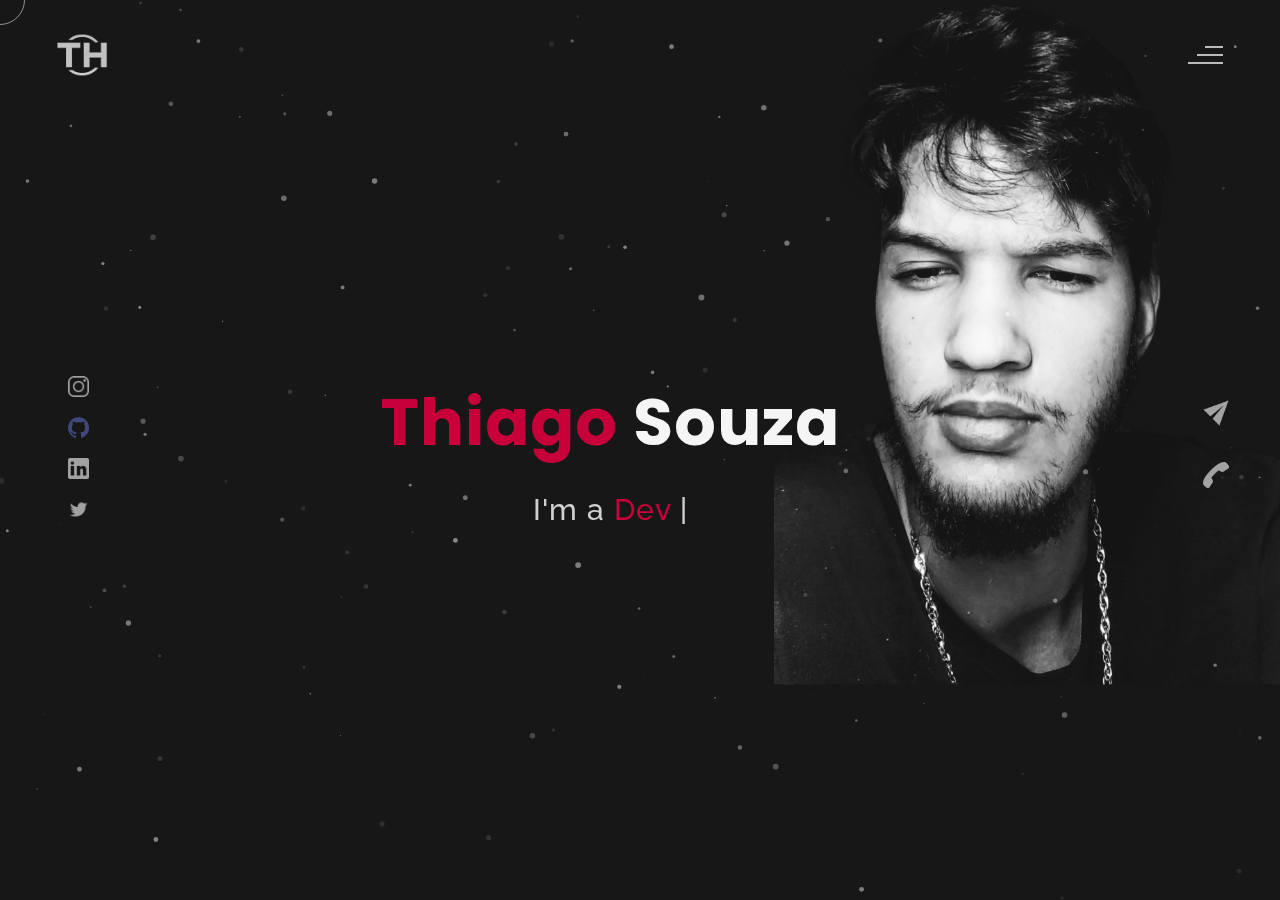
<file: portfolio/portfolio.html>
<!DOCTYPE html>
<html lang="pt-br">
  <head>
    <meta charset="UTF-8" />
    <meta name="viewport" content="width=device-width, initial-scale=1.0" />
    <link rel="icon" type="image/png" href="images/th-logo.ico" />
    <link rel="stylesheet" href="css/index.css" />
    <script src="https://cdnjs.cloudflare.com/ajax/libs/gsap/3.2.6/gsap.min.js"></script>
    <title>Thiago Souza | Personal Portfolio</title>
  </head>
  <body>
    <!--contains all the div-->
    <div id="all">
      <!--mouse  follower-->
      <div class="cursor"></div>
      <!--mouse  follower-->
      <!--loader-->
      <div id="loader"><span class="color">Thiago</span>Souza</div>
      <!--loader-end-->
      <!--link-screen-->
      <div id="breaker"></div>
      <div id="breaker-two"></div>
      <!--link-screen-->
      <!--Main-Section-->
      <!--Navigator-fullscreen-->
      <div id="navigation-content">
        <div class="logo">
          <img src="images/th-logo.png" alt="logo escrito Th" />
        </div>
        <div class="navigation-close">
          <span class="close-first"></span>
          <span class="close-second"></span>
        </div>
        <div class="navigation-links">
          <a href="#" data-text="HOME" id="home-link">INÍCIO</a>
          <a href="#" data-text="ABOUT" id="about-link">SOBRE MIM</a>
          <a href="#" data-text="PORTFOLIO" id="portfolio-link">PORTFOLIO</a>
          <a href="#" data-text="CONTACT" id="contact-link">CONTATO</a>
        </div>
      </div>
      <!--Navigator-Fullscreen END-->
      <!--Home Page-->
      <!--Menubar-->
      <div id="navigation-bar">
        <img src="images/th-logo.png" alt="logo escrito Th" />
        <div class="menubar">
          <span class="first-span"></span>
          <span class="second-span"></span>
          <span class="third-span"></span>
        </div>
      </div>
      <!--Menubar End-->
      <!--Header-->
      <div id="header">
        <div id="particles"></div>
        <!--Social Media Links-->
        <div class="social-media-links">
          <a href="https://www.instagram.com/th_ntc/" target="_blank"
            ><img
              src="images/instagram logo.png"
              class="social-media"
              alt="instagram-logo"
          /></a>
          <a href="https://github.com/th-alves" target="_blank"
            ><img
              src="images/github.png"
              class="social-media"
              alt="github-logo"
          /></a>
          <a
            href="https://www.linkedin.com/in/thiago-alves-265823236/"
            target="_blank"
            ><img
              src="images/linkedin logo.png"
              class="social-media"
              alt="linkedin-logo"
          /></a>
          <a href="https://twitter.com/speedyx02" target="_blank"
            ><img
              src="images/twitter logo.png"
              class="social-media"
              alt="twitter-logo"
          /></a>
        </div>
        <!--Social Media Links end-->
        <div class="header-content">
          <div class="header-content-box">
            <div class="firstline"><span class="color">Thiago </span>Souza</div>
            <div class="secondline">
              I'm a
              <span
                class="txt-rotate color"
                data-period="1200"
                data-rotate='[ " Dev Front-end.", " Freelancer." ]'
              ></span>
              <span class="slash">|</span>
            </div>
            <div class="contact">
              <a href="Mailto:snoop.thiago01@gmail.com"
                ><img src="images/mail.png" alt="email-pic" class="contactpic"
              /></a>
              <a href="Tel:+5511992435311"
                ><img src="images/call.png" alt="phone-pic" class="contactpic"
              /></a>
            </div>
          </div>
        </div>
        <!--header image-->
        <div class="header-image">
          <img src="images/eu.png" alt="foto do dono do Portfolio" />
        </div>
        <!--header image end-->
      </div>
      <!--Header End-->
      <!--HomePage End-->
      <!--Main-Section End-->
      <!--about-->
      <div id="about">
        <div class="color-changer">
          <div class="color-panel">
            <img src="images/gear.png" alt="icon settings" />
          </div>
          <div class="color-selector">
            <div class="heading">Cores</div>
            <div class="colors">
              <ul>
                <li>
                  <a href="#0" class="color-red" title="color-red"></a>
                </li>
                <li>
                  <a href="#0" class="color-purple" title="color-purple"></a>
                </li>
                <li>
                  <a href="#0" class="color-malt" title="color-malt"></a>
                </li>
                <li>
                  <a href="#0" class="color-green" title="color-green"></a>
                </li>
                <li>
                  <a href="#0" class="color-blue" title="color-blue"></a>
                </li>
                <li>
                  <a href="#0" class="color-orange" title="color-orange"></a>
                </li>
              </ul>
            </div>
          </div>
        </div>
        <!--about content-->
        <div id="about-content">
          <div class="about-header">
            Sobre <span class="color">Mim</span>
            <span class="header-caption"><span class="color"></span></span>
          </div>
          <div class="about-main">
            <div class="about-first-paragraph wow">
              <!--about description-->
              <span class="about-first-line">
                Sou um
                <span class="color">Web Developer</span>
                apaixonado por criar experiências digitais envolventes.</span
              >
              <br />
              <span class="about-second-line">
                Sempre buscando aprender e evoluir, estou comprometido em seguir
                as melhores práticas da indústria e acompanhar as tendências
                mais recentes. Minha paixão pela programação se traduz em
                interfaces de usuário intuitivas e visualmente atraentes. Estou
                pronto para colaborar em projetos desafiadores e contribuir para
                a melhoria contínua da web.</span
              >
              <div class="cv">
                <a href="download/CV - THIAGO ALVES DE SOUZA.pdf"
                  ><button>Download <span class="colors">CV</span></button></a
                >
              </div>
            </div>
            <!--about picture-->
            <div class="about-img">
              <img
                src="images/working-team.png"
                alt="animação de pessoas trabalhando junto"
              />
            </div>
          </div>
        </div>
        <!--services start-->
        <div id="services">
          <div class="color-changer">
            <div class="color-panel">
              <img src="images/gear.png" alt="icon settigns" />
            </div>
            <div class="color-selector">
              <div class="heading">Cores</div>
              <div class="colors">
                <ul>
                  <li>
                    <a href="#0" class="color-red" title="color-red"></a>
                  </li>
                  <li>
                    <a href="#0" class="color-purple" title="color-purple"></a>
                  </li>
                  <li>
                    <a href="#0" class="color-malt" title="color-malt"></a>
                  </li>
                  <li>
                    <a href="#0" class="color-green" title="color-green"></a>
                  </li>
                  <li>
                    <a href="#0" class="color-blue" title="color-blue"></a>
                  </li>
                  <li>
                    <a href="#0" class="color-orange" title="color-orange"></a>
                  </li>
                </ul>
              </div>
            </div>
          </div>
          <!--services header-->
          <div class="services-heading wow">
            <span class="color">Meus</span> Serviços
          </div>
          <!--services header end-->
          <!--services content-->
          <div class="services-content">
            <div class="service-one service wow">
              <div class="service-img">
                <img src="images/coding.png" alt="service-one" />
              </div>
              <div class="service-description">
                <h2>Web Designing</h2>
                <p>
                  Posso criar websites com um toque pessoal, focando na estética
                  e na usabilidade. Estou comprometido em entender suas
                  necessidades e criar designs que se destaquem.
                </p>
              </div>
            </div>
            <div class="service-two service wow">
              <div class="service-img">
                <img src="images/instagram.png" alt="service-two" />
              </div>
              <div class="service-description">
                <h2>Social Media</h2>
                <p>
                  Estou disposto a criar um conteúdo envolvente e a planejar
                  estratégias para aumentar o engajamento do seu público. Vamos
                  aprender e crescer juntos nas redes sociais.
                </p>
              </div>
            </div>
            <div class="service-three service wow">
              <div class="service-img">
                <img src="images/bulb.png" alt="service-three" />
              </div>
              <div class="service-description">
                <h2>Creative Design</h2>
                <p>
                  Vou trabalhar duro para criar designs únicos e atender às suas
                  necessidades criativas, enquanto continuo aprimorando minhas
                  habilidades no processo.
                </p>
              </div>
            </div>
          </div>
        </div>
        <!--services content end-->
        <!--services end-->
        <div id="skills">
          <div class="skills-header">
            Minhas <span class="color"> Habilidades</span>
          </div>
          <div class="skills-content" style="text-align: center">
            <div class="skill-html skill">
              <div class="skill-text">
                <div class="html">HTML</div>
              </div>
              <div class="html-prog wow prog">
                <div class="html-progress wow">90%</div>
              </div>
            </div>

            <div class="skill-html skill">
              <div class="skill-text">
                <div class="html">CSS</div>
              </div>
              <div class="html-prog wow prog">
                <div class="php-progress css-progress wow">80%</div>
              </div>
            </div>
          </div>
        </div>
      </div>
      <!--about end-->
      <!--portfolio-->
      <div id="portfolio">
        <div class="color-changer">
          <div class="color-panel">
            <img src="images/gear.png" alt="icon settings" />
          </div>
          <div class="color-selector">
            <div class="heading">Cores</div>
            <div class="colors">
              <ul>
                <li>
                  <a href="#0" class="color-red" title="color-red"></a>
                </li>
                <li>
                  <a href="#0" class="color-purple" title="color-purple"></a>
                </li>
                <li>
                  <a href="#0" class="color-malt" title="color-malt"></a>
                </li>
                <li>
                  <a href="#0" class="color-green" title="color-green"></a>
                </li>
                <li>
                  <a href="#0" class="color-blue" title="color-blue"></a>
                </li>
                <li>
                  <a href="#0" class="color-orange" title="color-orange"></a>
                </li>
              </ul>
            </div>
          </div>
        </div>
        <div class="portfolio-header">
          <span class="color"> Meu </span> Portfólio
          <span class="header-caption">
            Alguns dos meus <span class="color"> Trabalhos</span></span
          >
        </div>
        <div id="portfolio-content">
          <div class="portfolio portfolio-first">
            <div class="portfolio-image">
              <img
                src="images/destaqueImages/portfolio-first.png"
                alt="portfolio-first"
              />
            </div>
            <div class="portfolio-text">
              <h2>TJey Bot</h2>
              <p>Deixe a sua comunidade do Discord segura de um jeito fácil.</p>
              <div class="button">
                <a
                  href="../projetos/Destaques/TJey Bot/index.html"
                  target="_blank"
                  target="_blank"
                  ><button>
                    <span class="index">
                      Ver Projeto<i class="gg-arrow-right"></i
                    ></span></button
                ></a>
              </div>
            </div>
          </div>
          <div class="portfolio portfolio-second">
            <div class="portfolio-image">
              <img
                src="images/destaqueImages/portfolio-second.png"
                alt="portfolio-second"
              />
            </div>
            <div class="portfolio-text">
              <h2>Spense.</h2>
              <p>
                Spense é uma plataforma aberta para indivíduos compartilharem
                seus pensamentos não filtrados. Discuta os tópicos que você
                adora e seja pago por fazer exatamente isso.
              </p>
              <div class="button">
                <a
                  href="../projetos/Destaques/Spense/index.html"
                  target="_blank"
                  target="_blank"
                  ><button>
                    <span class="index">
                      Ver Projeto<i class="gg-arrow-right"></i
                    ></span></button
                ></a>
              </div>
            </div>
          </div>

          <div class="portfolio portfolio-third">
            <div class="portfolio-image">
              <img
                src="images/destaqueImages/portfolio-third.png"
                alt="portfolio-third"
              />
            </div>
            <div class="portfolio-text">
              <h2>Fiber</h2>
              <p>
                Com a Fiber, você pode configurar seu próprio portfólio pessoal
                em minutos com dezenas de lindos modelos pré-fabricados.
              </p>
              <div class="button">
                <a href="../projetos/Destaques/Fiber/index.html" target="_blank"
                  ><button>
                    <span class="index">
                      Ver Projeto<i class="gg-arrow-right"></i
                    ></span></button
                ></a>
              </div>
            </div>
          </div>
          <div class="portfolio portfolio-fourth">
            <div class="portfolio-image">
              <img
                src="images/destaqueImages/portfolio-fourth.jpg"
                alt="portfolio-fourth"
              />
            </div>
            <div class="portfolio-text">
              <h2>Wow Graphics</h2>
              <p>
                Lorem, ipsum dolor sit amet consectetur adipisicing elit. Ad ut
                optio repellat cupiditate expedita eius dignissimos. Id cumque
                placeat minima ad laudantium suscipit voluptatem ducimus
              </p>
              <div class="button">
                <a href="#"
                  ><button>
                    <span class="index">
                      Ver Projeto<i class="gg-arrow-right"></i
                    ></span></button
                ></a>
              </div>
            </div>
          </div>
        </div>
        <!-- FRONTEND MENTOR PROJECTS -->
        <hr style="width: 60%; margin: auto" />
        <div class="portfolio-header">
          <span class="color"> Frontend </span> Mentor
          <span class="header-caption">
            Projetos realizados com base nos designs do
            <span class="color"> Frontend Mentor</span></span
          >
        </div>
        <div id="portfolio-content">
          <div class="portfolio portfolio-fifth">
            <div class="portfolio-image">
              <img
                src="images/frontendMentorImages/portfolio-fifth.png"
                alt="portfolio-fifth"
              />
            </div>
            <div class="portfolio-text">
              <h2>Clipboard</h2>
              <p>
                Uma história de tudo que você copia. A área de transferência
                permite rastrear e organizar tudo o que você copia. Acesse
                instantaneamente sua área de transferência em todos os seus
                dispositivos.
              </p>
              <div class="button">
                <a
                  href="../projetos/Frontend-Mentor/clipboard-landing-page/index.html"
                  target="_blank"
                  target="_blank"
                  ><button>
                    <span class="index">
                      Ver Projeto<i class="gg-arrow-right"></i
                    ></span></button
                ></a>
              </div>
            </div>
          </div>
          <div class="portfolio portfolio-sixth">
            <div class="portfolio-image">
              <img
                src="images/frontendMentorImages/portfolio-sixth.png"
                alt="portfolio-sixth"
              />
            </div>
            <div class="portfolio-text">
              <h2>Four Cards</h2>
              <p>
                Entrega confiável e eficiente, impulsionada pela tecnologia.
                Nossas ferramentas alimentadas por Inteligência Artificial usam
                milhões de pontos de dados do projeto para garantir que seu
                projeto seja bem-sucedido.
              </p>
              <div class="button">
                <a
                  href="../projetos/Frontend-Mentor/four-card/index.html"
                  target="_blank"
                  target="_blank"
                  ><button>
                    <span class="index">
                      Ver Projeto<i class="gg-arrow-right"></i
                    ></span></button
                ></a>
              </div>
            </div>
          </div>

          <div class="portfolio portfolio-seventh">
            <div class="portfolio-image">
              <img
                src="images/frontendMentorImages/portfolio-seventh.png"
                alt="portfolio-seventh"
              />
            </div>
            <div class="portfolio-text">
              <h2>Fylo</h2>
              <p>
                Fylo armazena seus arquivos mais importantes em um local seguro.
                Acesse-os onde precisar, compartilhe e colabore com amigos,
                familiares e colegas de trabalho.
              </p>
              <div class="button">
                <a
                  href="../projetos/Frontend-Mentor/fylo-landing-page/index.html"
                  target="_blank"
                  ><button>
                    <span class="index">
                      Ver Projeto<i class="gg-arrow-right"></i
                    ></span></button
                ></a>
              </div>
            </div>
          </div>
          <div class="portfolio portfolio-eighth">
            <div class="portfolio-image">
              <img
                src="images/frontendMentorImages/portfolio-eighth.png"
                alt="portfolio-eighth"
              />
            </div>
            <div class="portfolio-text">
              <h2>Huddle</h2>
              <p>
                O Huddle reimagina a forma como construímos comunidades. Você
                tem voz, mas seu público também. Crie conexões com seus usuários
                enquanto você se envolve em discussões genuínas.
              </p>
              <div class="button">
                <a
                  href="../projetos/Frontend-Mentor/huddle-landing-page/index.html"
                  target="_blank"
                  ><button>
                    <span class="index">
                      Ver Projeto<i class="gg-arrow-right"></i
                    ></span></button
                ></a>
              </div>
            </div>
          </div>
          <div class="portfolio portfolio-ninth">
            <div class="portfolio-image">
              <img
                src="images/frontendMentorImages/portfolio-ninth.png"
                alt="portfolio-ninth"
              />
            </div>
            <div class="portfolio-text">
              <h2>Grid Testimonials</h2>
              <p>
                Uma grade de comentários de usuários compartilhando suas
                experiências.
              </p>
              <div class="button">
                <a
                  href="../projetos/Frontend-Mentor/testimonials-grid/index.html"
                  target="_blank"
                  ><button>
                    <span class="index">
                      Ver Projeto<i class="gg-arrow-right"></i
                    ></span></button
                ></a>
              </div>
            </div>
          </div>
        </div>
      </div>
      <!--portfolio end-->

      <!--contact-->
      <div id="contact">
        <div class="color-changer">
          <div class="color-panel">
            <img src="images/gear.png" alt="icon settings" />
          </div>
          <div class="color-selector">
            <div class="heading">Cores</div>
            <div class="colors">
              <ul>
                <li>
                  <a href="#0" class="color-red" title="color-red"></a>
                </li>
                <li>
                  <a href="#0" class="color-purple" title="color-purple"></a>
                </li>
                <li>
                  <a href="#0" class="color-malt" title="color-malt"></a>
                </li>
                <li>
                  <a href="#0" class="color-green" title="color-green"></a>
                </li>
                <li>
                  <a href="#0" class="color-blue" title="color-blue"></a>
                </li>
                <li>
                  <a href="#0" class="color-orange" title="color-orange"></a>
                </li>
              </ul>
            </div>
          </div>
        </div>
        <div class="contact-header">
          Quer trabalhar <span class="color"> Comigo?</span>
          <div class="contact-header-caption">
            <span class="color"> Entre em</span> contato
          </div>
        </div>
        <div class="contact-content">
          <!--Contact form-->
          <div class="contact-form">
            <div class="form-header">Preencha os campos abaixo.</div>
            <form id="myForm" action="#" method="post">
              <div class="input-line">
                <input
                  id="name"
                  type="text"
                  placeholder="Nome"
                  class="input-name"
                  required
                />
                <input
                  id="email"
                  type="email"
                  placeholder="Email"
                  class="input-name"
                  required
                />
              </div>
              <input
                type="text"
                id="subject"
                placeholder="Assunto"
                class="input-subject"
                required
              />
              <textarea
                id="body"
                class="input-textarea"
                placeholder="Sua Mensagem"
              ></textarea>
              <button type="button" id="submit" value="send">Enviar</button>
            </form>
          </div>
          <!--Contact form-->
          <!--Contact information-->
          <div class="contact-info">
            <div class="contact-info-header">Informações</div>
            <div class="contact-info-content">
              <div class="contect-info-content-line">
                <img
                  src="./images/icon-name.png"
                  class="icon"
                  alt="name-icon"
                />
                <div class="contact-info-icon-text">
                  <h6>Nome</h6>
                  <p>Thiago Souza</p>
                </div>
              </div>
              <div class="contect-info-content-line">
                <img
                  src="./images/icon-location.png"
                  class="icon"
                  alt="location-icon"
                />
                <div class="contact-info-icon-text">
                  <h6>Localidade</h6>
                  <p>São Paulo, SP</p>
                </div>
              </div>
              <div class="contect-info-content-line">
                <img
                  src="./images/icon-phone.png"
                  class="icon"
                  alt="phone-icon"
                />
                <div class="contact-info-icon-text">
                  <h6>Telefone</h6>
                  <p>+55 (11) 9 9243-5311</p>
                </div>
              </div>

              <div class="contect-info-content-line">
                <img
                  src="./images/icon-email.png"
                  class="icon"
                  alt="email-icon"
                />
                <div class="contact-info-icon-text">
                  <h6>Email</h6>
                  <p>thiagosouza.contato01@gmail.com</p>
                </div>
              </div>
            </div>
          </div>
        </div>
        <!--Contact information end-->
      </div>
    </div>
    <!--contact end-->
    <!--all the divisions-->
    <script src="js/jquery.min.js"></script>
    <script src="js/particles.js"></script>
    <script src="js/particles.min.js"></script>
    <script src="js/index.js"></script>
    <!--particles script-->
    <script>
      particlesJS("particles", {
        particles: {
          number: { value: 120, density: { enable: true, value_area: 800 } },
          color: { value: "#ffffff" },
          shape: {
            type: "circle",
            stroke: { width: 0, color: "#000000" },
            polygon: { nb_sides: 5 },
            image: { src: "img/github.svg", width: 100, height: 100 },
          },
          opacity: {
            value: 0.5,
            random: false,
            anim: { enable: true, speed: 1, opacity_min: 0.1, sync: false },
          },
          size: {
            value: 3,
            random: true,
            anim: { enable: true, speed: 0, size_min: 0.1, sync: false },
          },
          line_linked: {
            enable: false,
            distance: 0,
            color: "#ffffff",
            opacity: 0.24463576890600452,
            width: 1.2626362266116362,
          },
          move: {
            enable: true,
            speed: 3,
            direction: "none",
            random: false,
            straight: false,
            out_mode: "out",
            bounce: false,
            attract: { enable: false, rotateX: 600, rotateY: 1200 },
          },
        },
        interactivity: {
          detect_on: "canvas",
          events: {
            onhover: { enable: false, mode: "grab" },
            onclick: { enable: true, mode: "push" },
            resize: true,
          },
          modes: {
            grab: { distance: 400, line_linked: { opacity: 1 } },
            bubble: {
              distance: 400,
              size: 40,
              duration: 2,
              opacity: 8,
              speed: 3,
            },
            repulse: { distance: 200, duration: 0.4 },
            push: { particles_nb: 4 },
            remove: { particles_nb: 2 },
          },
        },
        retina_detect: true,
      });
    </script>
  </body>
</html>
</file>
<file: portfolio/css/index.css>
@import url("https://fonts.googleapis.com/css?family=Raleway:300&display=swap");
@import url("https://fonts.googleapis.com/css?family=Monoton&display=swap");
@import url("https://fonts.googleapis.com/css?family=Poppins:500&display=swap");

* {
  padding: 0%;
  margin: 0%;
  box-sizing: border-box;
}
::-webkit-scrollbar {
  width: 4px;
  color: #c70039;
  transition: all 0.4s ease;
}
::-webkit-scrollbar-thumb {
  background: #c70039;
  border-radius: 4px;
  width: 4px;
  transition: all 0.4s ease;
}
::-webkit-scrollbar-track {
  background: #101010;
  border-radius: 4px;
  width: 4px;
}
input::-webkit-outer-spin-button,
input::-webkit-inner-spin-button {
  -webkit-appearance: none;
  margin: 0;
}

/* Firefox */
input[type="number"] {
  -moz-appearance: textfield;
}
html {
  background: #101010;
}
#loader {
  display: flex;
  align-items: center;
  justify-content: center;
  flex-direction: column;
  height: 100vh;
  position: fixed;
  z-index: 100;
  font-family: poppins;
  background-color: #202020;
  color: whitesmoke;
  font-size: 70px;
  width: 100%;
}
body {
  user-select: none;
  height: auto;
  overflow-x: hidden;
  width: 100%;
  background: #171717;
}

#entrar-portfolio {
  position: absolute;
  top: 50%;
  left: 50%;
  transform: translate(-50%, -50%);

  padding: 8px 32px;
  background-color: #04a777;
  border-radius: 50px;
}

#entrar-portfolio a {
  font-size: 4rem;
  text-decoration: none;
  font-family: "Raleway", sans-serif;
  font-weight: 700;
  color: #fff;
}

#entrar-portfolio a:hover {
  text-decoration: underline;
}

#header {
  background: #171717;
  height: 100vh;
  width: 100%;
  overflow: hidden;
  animation: scale 1.5s ease;
  position: relative;
  display: block;
}
#particles {
  position: absolute;
  top: 0;
  left: 0;
  height: 100%;
  width: 100vw;
  background-size: cover;
  background-position: 50% 50%;
  display: block;
}
#navigation-content {
  height: 100vh;
  width: 100%;
  position: fixed;
  z-index: 5;
  background-color: #020202;
  transform: translateY(-200%);
  display: flex;
  flex-direction: column;
  align-items: center;
  justify-content: center;
}
#navigation-bar {
  position: fixed;
  height: 100px;
  width: 100%;
  z-index: 3;
  padding: 10px;
  background: transparent;
  overflow: hidden;
}
.menubar {
  position: absolute;
  right: 4%;
  top: 40%;
  cursor: pointer;
  opacity: 0.8;
  transition: all 0.4s ease;
}
.menubar span {
  position: relative;
  background-color: transparent;
  height: 2px;
  width: 20px;
  display: block;
  margin: 6px;
  border-radius: 20px;
}
.menubar .first-span {
  width: 35px;
}
.menubar .first-span::before {
  content: "";
  position: absolute;
  height: 100%;
  width: 50%;
  top: 0;
  right: 0;
  background-color: whitesmoke;
  transition: all 0.5s ease;
}
.menubar .second-span {
  width: 35px;
}
.menubar .second-span::before {
  content: "";
  position: absolute;
  height: 100%;
  width: 75%;
  top: 0;
  right: 0;
  background-color: whitesmoke;
  transition: all 0.3s ease;
}
.menubar .third-span {
  width: 35px;
}
.menubar .third-span::before {
  content: "";
  position: absolute;
  height: 100%;
  width: 100%;
  top: 0;
  right: 0;
  background-color: whitesmoke;
  transition: all 0.3s ease;
}
.menubar:hover .second-span::before,
.menubar:hover .first-span::before {
  width: 100%;
}
.menubar:hover {
  opacity: 1;
}
.close-first,
.close-second {
  height: 2px;
  width: 35px;
  background-color: whitesmoke;
  display: block;
  margin: 4px;
  cursor: pointer;
  padding: 1px;
  border-radius: 20px;
}
.close-first {
  transform: rotate(45deg);
}
.close-second {
  transform: rotate(-45deg);
}
.navigation-close {
  position: absolute;
  top: 6%;
  right: 4%;
  padding: 10px;
  cursor: pointer;
  transition: all.3s ease;
  opacity: 0.8;
}
.navigation-close:hover {
  opacity: 1;
  transform: rotate(90deg);
}
.logo img {
  height: 80px;
  position: absolute;
  top: 3%;
  left: 2.5%;
  opacity: 0.8;
  z-index: 2;
  cursor: pointer;
  transition: all 0.4s ease;
}
.logo img:hover {
  opacity: 1;
  transform: rotate(-45deg);
}
#navigation-bar img {
  height: 80px;
  position: absolute;
  top: 15%;
  left: 2.5%;
  opacity: 0.8;
  transition: all 0.4s ease;
}
#navigation-bar img:hover {
  opacity: 1;
  transform: rotate(-45deg);
}
.header-image img {
  height: 100vh;
  float: right;
}
.header-image {
  float: right;
  height: auto;
  background-size: cover;
  background-position: center;
  width: 40%;
  height: 100vh;
}
.header-content {
  height: 100vh;
  width: 100%;
  float: left;
  display: flex;
  position: absolute;
  align-items: center;
  justify-content: center;
  color: whitesmoke;
  font-family: raleway;
  font-weight: 400;
  letter-spacing: 1px;
  flex-direction: column;
  font-size: 50px;
  z-index: 1;
}
.header-content-box {
  z-index: 2;
  text-align: center;
  height: auto;
  padding-right: 60px;
  width: auto;
}
.header-content .firstline {
  z-index: 2;
  font-weight: 700;
  font-family: poppins;
  font-size: 65px;
}
.header-content .secondline {
  z-index: 2;
  font-size: 30px;
  padding-top: 20px;
  font-weight: 500;
  color: rgb(255, 255, 255, 0.8);
}
.slash {
  animation-name: animateslash;
  animation-duration: 0.8s;
  animation-iteration-count: infinite;
  animation-play-state: running;
}
@keyframes animateslash {
  0% {
    opacity: 1;
    z-index: 2;
  }
  100% {
    opacity: 0;
    z-index: 0;
  }
}
@-webkit-keyframes animateslash {
  0% {
    opacity: 1;
    z-index: 2;
  }
  100% {
    opacity: 0;
    z-index: 0;
  }
}
.social-media-links {
  height: 100vh;
  position: absolute;
  z-index: 2;
  padding: 60px;
  width: auto;
  display: flex;
  flex-direction: column;
  align-items: center;
  justify-content: center;
}
.social-media {
  color: white;
  width: 21px;
  opacity: 0.6;
  margin: 8px;
  transition: all 0.4s ease;
}
.social-media:hover {
  opacity: 1;
  transform: scale(1.1);
}
.navigation-links {
  display: flex;
  align-items: center;
  justify-content: center;
  flex-direction: column;
  font-family: poppins;
}
.navigation-links a {
  padding: 10px;
  text-decoration: none;
  color: white;
  font-size: 30px;
  opacity: 0.7;
  transition: all 0.4s ease;
}
.navigation-links a:hover {
  opacity: 1;
}
.navigation-links a::before {
  content: "";
  position: absolute;
  top: 50%;
  left: 50%;
  display: flex;
  justify-content: center;
  transform: translate(-50%, -50%);
  align-items: center;
  font-size: 5em;
  font-weight: 400;
  font-family: monoton;
  color: rgb(255, 255, 255, 0.1);
  z-index: 1;
  pointer-events: none;
  opacity: 0;
  letter-spacing: 100px;
  transition: all 0.4s ease;
}
.navigation-links a:hover::before {
  content: attr(data-text);
  opacity: 1;
  letter-spacing: 10px;
}
.contact {
  display: flex;
  position: absolute;
  width: 10%;
  right: 0;
  top: 0;
  height: 100%;
  align-items: center;
  justify-content: center;
  flex-direction: column;
  z-index: 3;
}
.contact a {
  z-index: 3;
}
.contact img {
  margin: 10px;
  height: 30px;
  opacity: 0.6;
  transition: all 0.4s ease;
}
.contact img:hover {
  opacity: 1;
  transform: scale(1.1);
}
#breaker {
  height: 100vh;
  width: 200%;
  background-color: #c70039;
  opacity: 1;
  animation: breakeranimate 2s linear;
  display: none;
  transition: all 0.4s ease;
  border-radius: 5px;
  z-index: 10;
  position: fixed;
}
@keyframes breakeranimate {
  0% {
    transform: translateX(-100%);
  }
  50% {
    transform: translateX(0%);
  }
  100% {
    transform: translateX(100%);
  }
}
@-webkit-keyframes breakeranimate {
  0% {
    transform: translateX(-100%);
  }
  50% {
    transform: translateX(0%);
  }
  100% {
    transform: translateX(100%);
  }
}
.color {
  color: #c70039;
  transition: all 0.4s ease;
}
#about {
  background-color: #101010;
  display: none;
  width: 100%;
  height: auto;
  overflow: hidden;
}
@keyframes scale {
  0% {
    transform: scale(0.6);
  }
  100% {
    transform: scale(1);
  }
}
@-webkit-keyframes breakeranimate {
  0% {
    transform: scale(0.6);
  }
  100% {
    transform: scale(1);
  }
}
#about-content {
  display: flex;
  flex-direction: column;
  align-items: center;
  color: whitesmoke;
  justify-content: center;
  height: auto;
  width: 100%;
  padding: 30px;
}
.about-header {
  height: auto;
  width: 100%;
  text-align: center;
  align-items: center;
  justify-content: center;
  font-size: 45px;
  font-family: raleway;
  color: whitesmoke;
  padding: 10px;
  padding-bottom: 30px;
  padding-top: 60px;
  font-weight: 900;
}
.about-first-paragraph {
  color: whitesmoke;
  justify-content: center;
  font-size: 20px;
  font-family: poppins;
  width: 50%;
  padding: 30px;
  font-weight: 400;
}
.about-first-paragraph .color {
  font-size: 40px;
}
.about-first-line {
  font-size: 35px;
  opacity: 1;
  margin-bottom: 10px;
  display: block;
}
.about-second-line {
  opacity: 0.8;
  font-size: 18px;
  font-weight: 200;
}
.about-main {
  display: flex;
  align-items: center;
  justify-content: center;
  width: 100vw;
  height: auto;
  padding-left: 50px;
  padding-right: 50px;
  flex-direction: row;
}
.about-img img {
  width: 100%;
  height: 380px;
  padding: 30px;
  border-radius: 40px;
}
.about-img {
  width: 550px;
  height: auto;
  padding: 30px;
  padding-top: 10px;
  border-radius: 40px;
}

#about-content a {
  text-decoration: none;
  font-family: aileron;
  font-weight: 400;
  font-size: 35px;
  color: #c70039;
  transition: all 0.4s ease;
}
.cv {
  padding-top: 40px;
}
.cv a button {
  background: transparent;
  border: none;
  padding: 15px 30px;
  color: whitesmoke;
  background: #c70039;
  outline: none;
  font-size: 20px;
  font-family: aileron;
  border-radius: 4px;
  font-weight: 400;
  cursor: pointer;
  position: relative;
  transition: all 0.4s ease;
}
.cv a button:hover {
  opacity: 1;
  transform: scale(1.05);
}
#services {
  position: relative;
}

.services-heading {
  height: auto;
  width: 100%;
  text-align: center;
  align-items: center;
  justify-content: center;
  font-size: 45px;
  font-family: raleway;
  color: whitesmoke;
  padding: 10px;
  padding-bottom: 30px;
  padding-top: 30px;
  font-weight: 900;
}
.about-first-paragraph {
  display: flex;
  align-items: center;
  justify-content: center;
  flex-direction: column;
}
.colors {
  color: whitesmoke;
}
.services-content {
  height: auto;
  width: 100%;
  overflow: hidden;
  text-align: center;
  padding: 2.5%;
}
.service {
  height: 380px;
  width: 28%;
  margin: 1.5%;
  background-color: #191919;
  display: inline-block;
  box-shadow: 0px 0px 25px rgb(0, 0, 0, 0.05);
  position: relative;
  text-align: center;
  z-index: 2;
  border-radius: 10px;
  overflow: hidden;
  animation: opacity 1.4s ease;
}
.service-img {
  text-align: center;
}

.service-img img {
  display: inline-block;
  z-index: 2;
  position: relative;
  margin: 20px;
  border-radius: 30%;
  padding: 10px;
  border: 0px solid #c70039;
  background: #c70039;
  box-shadow: 0px 0px 0px 0px #c70039;
  height: 100px;
  transition: all 0.8s ease;
}
.service:hover .service-img img {
  box-shadow: 0px 0px 0px 400px #c70039;
}
.service-description {
  font-family: poppins;
  color: whitesmoke;
  position: relative;
  display: inline-block;
  z-index: 2;
}
.service-description h2 {
  padding: 10px;
  margin: 5px;
  font-weight: 200;
  font-size: 25px;
}
.service-description p {
  padding: 10px;
  font-weight: 200;
  font-size: 16px;
  opacity: 0.8;
}
#skills {
  width: 100%;
  height: auto;
}
.skills-header {
  height: auto;
  width: 100%;
  text-align: center;
  align-items: center;
  justify-content: center;
  font-size: 45px;
  font-family: raleway;
  color: whitesmoke;
  padding: 10px;
  padding-bottom: 30px;
  padding-top: 30px;
  font-weight: 900;
}
.skills-content {
  height: auto;
  width: 100%;
  margin-top: 20px;
  margin-bottom: 80px;
}
.skill-html {
  height: auto;
  width: 45%;
  padding: 0%;
  position: relative;
  font-family: poppins;
  color: whitesmoke;
  display: inline-block;
  padding: 1.5%;
}
.skill-text {
  width: 80%;
  position: relative;
  height: 50px;
}
.html {
  display: inline-block;
  position: absolute;
  left: 5%;
  top: 30%;
}
.html-prog {
  width: 100%;
  height: 40px;
  border-radius: 10px;
  background: #191919;
  box-shadow: 0px 0px 25px rgb(0, 0, 0, 0.1);
  position: relative;
  overflow: hidden;
}
.html-progress {
  position: absolute;
  top: 10%;
  left: 1%;
  height: 80%;
  display: flex;
  align-items: center;
  justify-content: center;
  transition: all 0.4s ease;
  width: 90%;
  border-radius: 10px;
  background: #c70039;
}
.css-progress {
  position: absolute;
  top: 10%;
  left: 1%;
  height: 80%;
  display: flex;
  align-items: center;
  justify-content: center;
  width: 80%;
  border-radius: 10px;
  background: #c70039;
  transition: all 0.4s ease;
}
.portfolio-header {
  height: auto;
  width: 100%;
  text-align: center;
  align-items: center;
  justify-content: center;
  font-size: 45px;
  font-family: raleway;
  transition: all 0.4s ease;
  color: whitesmoke;
  padding: 10px;
  padding-bottom: 30px;
  padding-top: 60px;
  font-weight: 900;
}

.header-caption {
  opacity: 0.8;
  display: block;
  font-size: 20px;
  font-family: raleway;
  padding: 8px;
  padding-top: 15px;
  color: whitesmoke;
  font-weight: 400;
}
.portfolio {
  height: auto;
  width: 100%;
  display: flex;
  flex-direction: row;
  align-items: center;
  justify-content: center;
  padding: 1.5%;
  padding-right: 2%;
  padding-top: 50px;
  padding-bottom: 40px;
}

.portfolio-text {
  width: 40%;
  padding-left: 1%;
  margin: 1%;
  margin-left: -40px;
  margin-top: 160px;
  z-index: 3;
  opacity: 1;
  background: #080808;
  padding-top: 10px;
  padding-bottom: 10px;
}

.portfolio-text h2 {
  font-size: 35px;
  font-family: poppins;
  font-weight: 200;
  padding: 20px;
  color: #c70039;
  transition: all 0.4s ease;
}
.portfolio-text p {
  font-size: 16px;
  opacity: 0.8;
  font-family: poppins;
  font-weight: 200;
  padding: 20px;
}
.portfolio-text button {
  font-size: 16px;
  opacity: 0.8;
  font-family: poppins;
  font-weight: 200;
  padding: 10px 20px;
  background: transparent;
  color: #c70039;
  transition: all 0.4s ease;
  outline: none;
  margin: 20px;
  border: 1.5px solid #c70039;
  cursor: pointer;
  overflow: hidden;
  position: relative;
  transition: all 0.4s ease;
}
.portfolio-text button::before {
  content: "";
  position: absolute;
  width: 0%;
  height: 200%;
  transform: rotate(-15deg) translateY(-20px);
  top: 0;
  left: 0;
  z-index: 3;
  background: #c70039;
  transition: all 0.7s ease;
}
.portfolio-text button:hover {
  opacity: 1;
  color: whitesmoke;
}
button:hover .index {
  position: relative;
  z-index: 4;
}
.portfolio-text button:hover::before {
  opacity: 1;
  width: 120%;
}
.button {
  text-align: center;
}
.portfolio-image img {
  height: 400px;
  width: 100%;
  position: relative;
}
.portfolio-image {
  height: 400px;
  width: 40%;
}
.portfolio-image img::before {
  content: "";
  height: 100%;
  width: 100%;
  background: #c70039;
  opacity: 0.1;
  top: 0;
  left: 0;
  transition: all 0.4s ease;
  position: absolute;
  z-index: 2;
}
#portfolio-content {
  width: 100%;
  display: flex;
  height: auto;
  flex-direction: column;
  justify-content: center;
  overflow: hidden;
}
#portfolio {
  display: none;
  height: auto;
  overflow-x: hidden;
  background-color: #101010;
  width: 100%;
  color: whitesmoke;
}
.PortfolioPrevAndNext {
  text-align: center;
  font-family: "poppins";
}

.PortfolioPrevAndNext a {
  color: #fff;
  text-decoration: underline;
  text-underline-offset: 0.1rem; 
  transition: text-underline-offset 0.4s ease-in-out;
  padding-bottom: 20px;
  margin-right: 20px; 
}

.PortfolioPrevAndNext a:hover {
  text-underline-offset: 0.4rem;
}

.blog-header {
  height: auto;
  width: 100%;
  text-align: center;
  align-items: center;
  justify-content: center;
  font-size: 45px;
  font-family: raleway;
  color: whitesmoke;
  padding: 10px;
  padding-bottom: 30px;
  padding-top: 60px;
  font-weight: 900;
}
.cursor {
  height: 50px;
  width: 50px;
  display: block;
  border-radius: 50%;
  border: 1px solid whitesmoke;
  background: transparent;
  pointer-events: none;
  position: fixed;
  top: -25px;
  left: -25px;
  z-index: 10;
  opacity: 0.6;
  transition: scale 0.5s ease;
}
.cursor-small {
  height: 50px;
  width: 50px;
  display: block;
  border-radius: 50%;
  border: 1px solid whitesmoke;
  background: transparent;
  pointer-events: none;
  position: fixed;
  top: -25px;
  left: -25px;
  z-index: 10;
  opacity: 0.6;
  transition: scale 0.4s ease;
}

#blog {
  background: #101010;
  display: none;
  color: whitesmoke;
  width: 100%;
  height: auto;
}
.blog-content {
  display: flex;
  flex-wrap: wrap;
  align-items: center;
  justify-content: center;
}
.blogs {
  height: 420px;
  width: 40%;
  margin: 20px;
  border-radius: 8px;
  position: relative;
  overflow: hidden;
}
.blogs .img {
  height: 80%;
  width: 100%;
  overflow: hidden;
  transition: all 0.65s ease;
  position: relative;
}
.blog-date {
  position: absolute;
  left: 0;
  bottom: 0;
  background: #c70039;
  color: whitesmoke;
  font-size: 18px;
  text-align: center;
  font-weight: 400;
  font-family: poppins;
  padding: 3px;
  transition: all 0.4s ease;
  width: 25%;
  height: auto;
}
.blogs .img img {
  height: 100%;
  width: 100%;
  transition: all 0.65s ease;
}
.blog-text {
  height: 80%;
  width: 100%;
  text-align: center;
  vertical-align: center;
  font-family: poppins;
  color: whitesmoke;
  background-color: #050505;
  transition: all 0.5s ease;
}
.blog-text h3 {
  font-size: 28px;
  font-weight: 500;
  height: 20%;
  padding: 20px;
  letter-spacing: 1px;
}
.blog-text p {
  font-size: 18px;
  opacity: 0.9;
  font-weight: 400;
  height: 80%;
  padding: 30px;
  letter-spacing: 1px;
}
.blogs:hover .img {
  transform: translateY(-70%);
}
.blogs:hover .blog-text {
  transform: translateY(-70%);
}
.blogs a {
  text-decoration: none;
  color: whitesmoke;
}
#contact {
  display: none;
  height: auto;
  text-align: center;
  width: 100%;
  background: #101010;
  position: relative;
}
.contact-header {
  height: auto;
  width: 100%;
  text-align: center;
  align-items: center;
  justify-content: center;
  font-size: 45px;
  font-family: raleway;
  color: whitesmoke;
  padding: 10px;
  padding-bottom: 30px;
  padding-top: 60px;
  font-weight: 900;
}
.contact-header-caption {
  padding: 10px;
  color: whitesmoke;
  opacity: 0.9;
  font-family: raleway;
  font-size: 18px;
}
.contact-content {
  width: 90%;
  margin: auto;
  height: auto;
  display: flex;
  flex-direction: row;
  align-items: center;
  justify-content: center;
}
.contact-info {
  width: 40%;
  height: 500px;
  background: url(../images/contact-wallpaper.jpg);
  background-position: center;
  background-size: cover;
  border-radius: 16px;
  margin-bottom: 50px;
  position: relative;
  overflow: hidden;
}
.contact-info::before {
  content: "";
  width: 100%;
  height: 100%;
  position: absolute;
  top: 0;
  left: 0;
  background: #101010;
  opacity: 0.8;
  pointer-events: none;
}
.contact-form {
  height: 550px;
  padding-right: 40px;
  width: 60%;
  display: flex;
  flex-direction: column;
}
form {
  display: flex;
  flex-direction: column;
  height: auto;
  width: auto;
  align-items: center;
  position: relative;
}
.input-line {
  width: 100%;
  height: auto;
  display: flex;
  flex-direction: row;
  align-items: center;
  justify-content: center;
}
.input-name {
  width: 40%;
  padding: 10px 20px;
  margin: 14px;
  border-radius: 8px;
  outline: none;
  background: #050505;
  border: none;
  color: whitesmoke;
  font-family: poppins;
  font-size: 18px;
}
.form-header {
  font-size: 24px;
  font-family: poppins;
  font-weight: 400;
  color: whitesmoke;
  padding: 28px;
}
.input-subject {
  width: 84%;
  padding: 10px 20px;
  margin: 24px;
  border-radius: 8px;
  outline: none;
  background: #050505;
  border: none;
  color: whitesmoke;
  font-family: poppins;
  font-size: 18px;
}
.input-textarea {
  width: 84%;
  padding: 10px 20px;
  margin: 15px;
  height: 150px;
  border-radius: 8px;
  outline: none;
  background: #050505;
  border: none;
  color: whitesmoke;
  font-family: poppins;
  font-size: 18px;
}
form button {
  padding: 8px 24px;
  font-family: poppins;
  font-size: 20px;
  color: whitesmoke;
  background: #bb0035;
  opacity: 0.8;
  margin: 20px;
  cursor: pointer;
  border: none;
  border-radius: 8px;
  transition: all 0.4s ease;
}
form button:hover {
  opacity: 1;
}
.contact-info-header {
  position: relative;
  z-index: 2;
  font-size: 24px;
  font-family: poppins;
  font-weight: 400;
  color: whitesmoke;
  padding: 30px;
}
.contect-info-content-line {
  height: auto;
  padding: 10px;
  position: relative;
  z-index: 2;
  display: flex;
  flex-direction: row;
  align-items: center;
  text-align: left;
  margin-left: 100px;
}
.contact-info-icon-text {
  color: whitesmoke;
  padding: 15px;
  font-family: poppins;
}
.contact-info-icon-text h6 {
  font-size: 15px;
  opacity: 0.8;
}
.contact-info-icon-text p {
  font-size: 14px;
  opacity: 0.7;
}
.icon {
  height: 40px;
  opacity: 0.8;
}

.footer {
  background: #080808;
  width: 100%;
  padding: 20px;
  color: whitesmoke;
  display: flex;
  flex-direction: row;
  font-family: poppins;
  align-items: center;
  justify-content: center;
}
.footer .footer-text {
  position: relative;
  display: inline;
  font-size: 18px;
  font-weight: 400;
  opacity: 1;
}
.color-changer {
  height: auto;
  width: auto;
  display: flex;
  flex-direction: row;
  position: fixed;
  right: -150px;
  top: 40%;
  z-index: 4;
  color: black;
  transition: all 0.4s ease;
}
.color-changer-active {
  right: 0px;
  transition: all 0.4s ease;
}
.color-panel {
  height: 45px;
  cursor: pointer;
  width: 45px;
  display: flex;
  align-items: center;
  justify-content: center;
  border-bottom-left-radius: 3px;
  border-top-left-radius: 3px;
  background: whitesmoke;
}
.color-panel img {
  height: 40px;
  width: 40px;
  padding: 2px;
  animation: rotate 2s linear infinite;
}
.colors ul {
  display: flex;
  flex-wrap: wrap;
  height: auto;
  max-width: 150px;
  text-align: center;
  justify-content: center;
  margin-top: 10px;
}
.colors li {
  height: 30px;
  width: 30px;
  margin: 5px;
  border-radius: 20%;
  position: relative;
  overflow: hidden;
}
.colors li a {
  position: absolute;
  top: 0;
  left: 0;
  height: 100%;
  width: 100%;
}
.color-red {
  background: #c70039;
}
.color-purple {
  background: #481380;
}
.color-green {
  background: #04a777;
}
.color-blue {
  background: #035aa6;
}
.color-malt {
  background: #00909e;
}
.color-orange {
  background: #dd7631;
}
@keyframes rotate {
  0% {
    transform: rotate(0deg);
  }
  100% {
    transform: rotate(360deg);
  }
}
@-webkit-keyframes rotate {
  0% {
    transform: rotate(0deg);
  }
  100% {
    transform: rotate(360deg);
  }
}
.color-selector {
  height: auto;
  width: 150px;
  padding: 10px;
  background: whitesmoke;
  font-family: poppins;
  font-size: 16px;
  display: flex;
  color: black;
  flex-direction: column;
  align-items: center;
  justify-content: center;
}
.color-selector li {
  list-style: none;
}

/*

For devices with smaller width like mobile phone


*/

@media only screen and (max-width: 550px) {
  .header-content {
    height: 100vh;
    width: 100%;
    float: left;
    display: flex;
    align-items: center;
    justify-content: center;
    flex-direction: column;
    color: whitesmoke;
    font-family: raleway;
    font-weight: 500;
    letter-spacing: 2px;
    font-size: 40px;
  }
  .contact {
    display: none;
  }
  .header-image {
    position: relative;
    left: 50%;
    height: auto;
    width: 0%;
  }
  .social-media-links {
    width: 100%;
    left: 0;
    bottom: 0;
    position: absolute;
    padding: 10px;
    height: auto;
    display: flex;
    flex-direction: row;
    align-items: center;
    justify-content: center;
  }
  .header-content-box {
    padding-left: 0px;
    z-index: 2;
    text-align: center;
  }
  #contact {
    display: none;
  }
  #breaker {
    height: 50vh;
    width: 200%;
    background-color: #c70039;
    opacity: 1;
    animation: breakeranimate 2s linear;
    display: none;
    transition: all 0.4s ease;
    z-index: 10;
    position: fixed;
  }
  @keyframes breakeranimate {
    0% {
      transform: translateX(-100%);
    }
    50% {
      transform: translateX(0%);
    }
    100% {
      transform: translateX(100%);
    }
  }
  @-webkit-keyframes breakeranimate {
    0% {
      transform: translateX(-100%);
    }
    50% {
      transform: translateX(0%);
    }
    100% {
      transform: translateX(100%);
    }
  }
  .header-content-box {
    z-index: 2;
    text-align: center;
    height: auto;
    padding-right: 0px;
    width: auto;
  }
  #about-content {
    display: flex;
    flex-direction: column;
    align-items: center;
    color: whitesmoke;
    justify-content: center;
    height: auto;
    width: 100%;
    padding: 30px;
  }
  .about-header {
    color: whitesmoke;

    justify-content: center;
    font-size: 35px;
    font-family: raleway;
    padding: 10px;
    font-weight: 900;
  }
  .about-first-paragraph {
    color: whitesmoke;
    justify-content: center;
    font-size: 20px;
    font-family: poppins;
    width: 95%;
    padding: 10px;
    font-weight: 400;
  }
  .about-first-paragraph .color {
    font-size: 30px;
  }
  .about-first-line {
    font-size: 28px;
    opacity: 1;
    margin-bottom: 10px;
    display: block;
  }
  .about-second-line {
    opacity: 0.8;
    font-size: 15px;
  }
  .about-main {
    display: flex;
    align-items: center;
    justify-content: center;
    width: 100vw;
    height: auto;
    padding-left: 10px;
    padding-right: 10px;
    flex-direction: column-reverse;
  }
  .about-img img {
    width: 280px;
    height: 220px;
    padding: 5px;
    border-radius: 10%;
  }
  .about-img {
    width: 100%;
    height: 250px;
    text-align: center;
    overflow: hidden;
    border-radius: 10%;
  }
  .service {
    height: 320px;
    width: 90%;
    margin: 1.5%;
    background-color: #191919;
    display: inline-block;
    box-shadow: 0px 0px 25px rgb(0, 0, 0, 0.1);
    position: relative;
    text-align: center;
    z-index: 2;
    border-radius: 10px;
    overflow: hidden;
  }
  .service-img img {
    display: inline-block;
    z-index: 2;
    position: relative;
    margin: 20px;
    border-radius: 30%;
    padding: 10px;
    height: 80px;
    transition: all 0.8s ease;
  }
  .skill {
    width: 80%;
  }
  .prog {
    height: 30px;
  }
  .skills-content {
    height: auto;
    width: 100%;
    margin-top: 20px;
    margin-bottom: 15px;
  }
  .portfolio {
    height: auto;
    width: 100%;
    display: flex;
    flex-direction: column;
    align-items: center;
    justify-content: center;
    padding: 1.5%;
    padding-right: 2%;
    padding-top: 50px;
    padding-bottom: 40px;
  }
  .portfolio-text {
    width: 90%;
    padding-left: 0%;
    margin: 0%;
    margin-left: 0px;
    margin-top: 0px;
    z-index: 1;
    background: #070707;
    padding-top: 10px;
    padding-bottom: 10px;
  }
  .portfolio-image {
    position: relative;
  }
  .portfolio-text h2 {
    font-size: 22px;
    font-family: poppins;
    font-weight: 200;
    padding: 10px;
  }
  .portfolio-text p {
    font-size: 15px;
    opacity: 0.8;
    font-family: poppins;
    font-weight: 200;
    padding: 15px;
  }
  .cursor {
    display: none;
  }
  .service:hover .service-img img {
    box-shadow: 0px 0px 0px 0px #c70039;
  }
  .portfolio-image img {
    height: 300px;
    width: 100%;
  }
  .portfolio-image {
    height: 300px;
    width: 90%;
  }
  #navigation-bar img {
    height: 80px;
    position: absolute;
    top: 15%;
    left: 2.5%;
    opacity: 0.8;
    transition: all 0.4s ease;
    display: none;
  }
  .blogs {
    height: auto;
    width: 90%;
    margin: 10px;
    margin-top: 20px;
    margin-bottom: 20px;
    position: relative;
  }
  .blogs .img {
    height: 80%;
    width: 100%;
    overflow: hidden;
    transition: all 0.65s ease;
    position: relative;
  }
  .blog-date {
    position: absolute;
    left: 0;
    bottom: 0;
    color: whitesmoke;
    font-size: 18px;
    text-align: center;
    font-weight: 400;
    font-family: poppins;
    padding: 3px;
    width: 35%;
    height: auto;
  }
  .blogs .img img {
    height: 100%;
    width: 100%;
    transition: all 0.65s ease;
  }
  .blog-text {
    height: auto;
    width: 100%;
    text-align: center;
    vertical-align: center;
    font-family: poppins;
    color: whitesmoke;
    background-color: #000000;
    transition: all 0.5s ease;
  }
  .blog-text h3 {
    font-size: 24px;
    font-weight: 200;
    height: 15%;
    padding: 10px;
    letter-spacing: 1px;
  }
  .blog-text p {
    font-size: 15px;
    opacity: 0.9;
    font-weight: 200;
    height: 85%;
    padding: 20px;
    letter-spacing: 1px;
  }
  .blogs:hover .img {
    transform: translateY(0%);
  }
  .blogs:hover .blog-text {
    transform: translateY(0%);
  }
  .contact-content {
    width: 90%;
    margin: auto;
    height: auto;
    display: flex;
    flex-direction: column;
    align-items: center;
    justify-content: center;
  }
  .contact-info {
    width: 90%;
    height: 500px;
    background-position: center;
    background-size: cover;
    border-radius: 16px;
    margin-bottom: 25px;
    position: relative;
    overflow: hidden;
  }
  .contact-info::before {
    content: "";
    width: 100%;
    height: 100%;
    position: absolute;
    top: 0;
    left: 0;
    background: #101010;
    opacity: 0.7;
    pointer-events: none;
  }
  .contact-form {
    height: auto;
    width: 90%;
    display: flex;
    padding-bottom: 40px;
    padding-right: 0px;
    flex-direction: column;
  }
  form {
    display: flex;
    flex-direction: column;
    height: auto;
    width: auto;
    align-items: center;
    position: relative;
  }
  .input-line {
    width: 100%;
    height: auto;
    display: flex;
    flex-direction: column;
    align-items: center;
    justify-content: center;
  }
  .input-name {
    width: 90%;
    padding: 10px 20px;
    margin: 14px;
    border-radius: 8px;
    outline: none;
    background: #050505;
    border: none;
    color: whitesmoke;
    font-family: poppins;
    font-size: 16px;
  }
  .form-header {
    font-size: 22px;
    font-family: poppins;
    font-weight: 400;
    color: whitesmoke;
    padding: 20px;
    padding-top: 0px;
  }
  .input-subject {
    width: 90%;
    padding: 10px 20px;
    margin: 24px;
    border-radius: 8px;
    outline: none;
    background: #050505;
    border: none;
    color: whitesmoke;
    font-family: poppins;
    font-size: 16px;
  }
  .input-textarea {
    width: 90%;
    padding: 10px 20px;
    margin: 15px;
    height: 140px;
    border-radius: 8px;
    outline: none;
    background: #050505;
    border: none;
    color: whitesmoke;
    font-family: poppins;
    font-size: 16px;
  }
  form button {
    padding: 8px 24px;
    font-family: poppins;
    font-size: 20px;
    color: whitesmoke;
    opacity: 0.8;
    margin: 20px;
    cursor: pointer;
    border: none;
    border-radius: 8px;
    transition: all 0.4s ease;
  }
  form button:hover {
    opacity: 1;
  }
  .contact-info-header {
    position: relative;
    z-index: 2;
    font-size: 24px;
    font-family: poppins;
    font-weight: 400;
    color: whitesmoke;
    padding: 20px;
  }
  .contect-info-content-line {
    height: auto;
    padding: 10px;
    position: relative;
    z-index: 2;
    display: flex;
    flex-direction: row;
    align-items: center;
    text-align: left;
    margin-left: 5%;
  }
  .contact-info-icon-text {
    color: whitesmoke;
    padding: 15px;
    font-family: poppins;
  }
  .contact-info-icon-text h6 {
    font-size: 15px;
    opacity: 0.8;
  }
  .contact-info-icon-text p {
    font-size: 14px;
    opacity: 0.7;
  }
  .hire-me-section {
    display: none;
  }
}

/*

for tabs and large phones

*/

@media all and (max-width: 1025px) and (min-width: 551px) {
  .header-content {
    height: 100vh;
    width: 100%;
    float: left;
    display: flex;
    align-items: center;
    justify-content: center;
    flex-direction: column;
    color: whitesmoke;
    font-family: raleway;
    font-weight: 500;
    letter-spacing: 2px;
    font-size: 40px;
  }
  .header-image {
    position: relative;
    left: 40%;
    height: auto;
    width: 0%;
  }
  .social-media-links {
    width: 100%;
    left: 0;
    bottom: 0;
    position: absolute;
    padding: 10px;
    height: auto;
    display: flex;
    flex-direction: row;
    align-items: center;
    justify-content: center;
  }
  .header-content-box {
    padding-left: 0px;
    z-index: 2;
    text-align: center;
  }
  .contact {
    display: none;
  }
  #breaker {
    height: 50vh;
    width: 200%;
    background-color: #c70039;
    opacity: 1;
    animation: breakeranimate 2s linear;
    display: none;
    transition: all 0.4s ease;
    z-index: 10;
    position: fixed;
  }
  @keyframes breakeranimate {
    0% {
      transform: translateX(-100%);
    }
    50% {
      transform: translateX(0%);
    }
    100% {
      transform: translateX(100%);
    }
  }
  @-webkit-keyframes breakeranimate {
    0% {
      transform: translateX(-100%);
    }
    50% {
      transform: translateX(0%);
    }
    100% {
      transform: translateX(100%);
    }
  }
  .header-content-box {
    z-index: 2;
    text-align: center;
    height: auto;
    padding-right: 0px;
    width: auto;
  }
  #about-content {
    display: flex;
    flex-direction: column;
    align-items: center;
    color: whitesmoke;
    justify-content: center;
    height: auto;
    width: 100%;
    padding: 10px;
  }
  .about-header {
    color: whitesmoke;
    justify-content: center;
    font-size: 45px;
    font-family: raleway;
    padding: 15px;
    font-weight: 900;
  }
  .about-first-paragraph {
    color: whitesmoke;
    justify-content: center;
    font-size: 40px;
    font-family: poppins;
    width: 95%;
    padding: 25px;
    font-weight: 400;
  }
  .about-first-paragraph .color {
    font-size: 35px;
  }
  .about-first-line {
    font-size: 32px;
    opacity: 1;
    margin-bottom: 10px;
    display: block;
  }
  .about-second-line {
    opacity: 0.8;
    font-size: 24px;
  }
  .about-main {
    display: flex;
    align-items: center;
    justify-content: center;
    width: 100vw;
    height: auto;
    padding-left: 10px;
    padding-right: 10px;
    flex-direction: column-reverse;
  }
  .about-img img {
    width: 100%;
    height: 380px;
    padding: 30px;
    border-radius: 40px;
  }
  .about-img {
    width: 550px;
    height: auto;
    padding: 30px;
    padding-top: 10px;
    border-radius: 40px;
  }
  .cv a button {
    border: none;
    padding: 20px 30px;
    color: whitesmoke;
    outline: none;
    font-size: 20px;
    font-family: aileron;
    border-radius: 8px;
    font-weight: 400;
    cursor: pointer;
    position: relative;
    transition: all 0.4s ease;
  }
  .service {
    height: auto;
    width: 45%;
    margin: 2%;
    background-color: #191919;
    display: inline-block;
    box-shadow: 0px 0px 25px rgb(0, 0, 0, 0.1);
    position: relative;
    text-align: center;
    z-index: 2;
    border-radius: 10px;
    padding: 10px;
    overflow: hidden;
  }
  .service-description h2 {
    padding: 10px;
    margin: 5px;
    font-weight: 200;
    font-size: 22px;
  }
  .service-description p {
    padding: 10px;
    font-weight: 200;
    font-size: 15px;
    opacity: 0.8;
  }
  .skill {
    width: 40%;
  }
  .prog {
    height: 35px;
  }
  .skills-content {
    height: auto;
    width: 100%;
    margin-top: 20px;
    margin-bottom: 15px;
  }
  .portfolio {
    height: auto;
    width: 100%;
    display: flex;
    flex-direction: column;
    align-items: center;
    justify-content: center;
    padding: 1.5%;
    padding-right: 2%;
    padding-top: 50px;
    padding-bottom: 40px;
  }
  .portfolio-text {
    width: 70%;
    padding-left: 0%;
    margin: 0%;
    margin-left: 0px;
    margin-top: 0px;
    z-index: 1;
    background: #080808;
    padding-top: 15px;
    padding-bottom: 15px;
  }
  .portfolio-image {
    position: relative;
  }
  .portfolio-text h2 {
    font-size: 35px;
    font-family: poppins;
    font-weight: 200;
    padding: 15px;
  }
  .portfolio-text p {
    font-size: 20px;
    opacity: 0.8;
    font-family: poppins;
    font-weight: 200;
    padding: 15px;
  }
  .cursor {
    display: none;
  }
  .service:hover .service-img img {
    box-shadow: 0px 0px 0px 0px #c70039;
  }
  .portfolio-image img {
    height: 380px;
    width: 100%;
    position: relative;
  }
  .portfolio-image {
    height: 380px;
    width: 70%;
  }
  #navigation-bar img {
    height: 80px;
    position: absolute;
    top: 15%;
    left: 2.5%;
    opacity: 0.8;
    transition: all 0.4s ease;
  }
  .blogs {
    height: auto;
    width: 75%;
    margin: 10px;
    margin-top: 20px;
    margin-bottom: 20px;
    position: relative;
  }
  .blogs .img {
    height: 60%;
    width: 100%;
    overflow: hidden;
    transition: all 0.65s ease;
    position: relative;
  }
  .blog-date {
    position: absolute;
    left: 0;
    bottom: 0;
    color: whitesmoke;
    font-size: 18px;
    text-align: center;
    font-weight: 400;
    font-family: poppins;
    padding: 3px;
    width: 35%;
    height: auto;
  }
  .blogs .img img {
    height: 100%;
    width: 100%;
    transition: all 0.65s ease;
  }
  .blog-text {
    height: auto;
    width: 100%;
    text-align: center;
    vertical-align: center;
    font-family: poppins;
    color: whitesmoke;
    background-color: #050505;
    padding: 10px;
    transition: all 0.5s ease;
  }
  .blog-text h3 {
    font-size: 28px;
    font-weight: 200;
    height: 15%;
    padding: 10px;
    letter-spacing: 1px;
  }
  .blog-text p {
    font-size: 17px;
    opacity: 0.9;
    font-weight: 200;
    height: 85%;
    padding: 20px;
    letter-spacing: 1px;
  }
  .blogs:hover .img {
    transform: translateY(0%);
  }
  .blogs:hover .blog-text {
    transform: translateY(0%);
  }
  .contact-content {
    width: 90%;
    margin: auto;
    height: auto;
    display: flex;
    flex-direction: column;
    align-items: center;
    justify-content: center;
  }
  .contact-info {
    width: 70%;
    height: 500px;
    background-position: center;
    background-size: cover;
    border-radius: 16px;
    margin-bottom: 50px;
    position: relative;
    overflow: hidden;
  }
  .contact-info::before {
    content: "";
    width: 100%;
    height: 100%;
    position: absolute;
    top: 0;
    left: 0;
    background: #101010;
    opacity: 0.7;
    pointer-events: none;
  }
  .contact-form {
    height: auto;
    width: 90%;
    display: flex;
    padding-bottom: 40px;
    padding-right: 0px;
    flex-direction: column;
  }
  form {
    display: flex;
    flex-direction: column;
    height: auto;
    width: auto;
    align-items: center;
    position: relative;
  }
  .input-line {
    width: 100%;
    height: auto;
    display: flex;
    flex-direction: column;
    align-items: center;
    justify-content: center;
  }
  .input-name {
    width: 80%;
    padding: 10px 20px;
    margin: 14px;
    border-radius: 8px;
    outline: none;
    background: #050505;
    border: none;
    color: whitesmoke;
    font-family: poppins;
    font-size: 16px;
  }
  .form-header {
    font-size: 22px;
    font-family: poppins;
    font-weight: 400;
    color: whitesmoke;
    padding: 20px;
    padding-top: 0px;
  }
  .input-subject {
    width: 80%;
    padding: 10px 20px;
    margin: 24px;
    border-radius: 8px;
    outline: none;
    background: #050505;
    border: none;
    color: whitesmoke;
    font-family: poppins;
    font-size: 16px;
  }
  .input-textarea {
    width: 80%;
    padding: 10px 20px;
    margin: 15px;
    height: 140px;
    border-radius: 8px;
    outline: none;
    background: #050505;
    border: none;
    color: whitesmoke;
    font-family: poppins;
    font-size: 16px;
  }
  form button {
    padding: 8px 24px;
    font-family: poppins;
    font-size: 20px;
    color: whitesmoke;
    opacity: 0.8;
    margin: 20px;
    cursor: pointer;
    border: none;
    border-radius: 8px;
    transition: all 0.4s ease;
  }
  form button:hover {
    opacity: 1;
  }
  .contact-info-header {
    position: relative;
    z-index: 2;
    font-size: 24px;
    font-family: poppins;
    font-weight: 400;
    color: whitesmoke;
    padding: 20px;
  }
  .contect-info-content-line {
    height: auto;
    padding: 10px;
    position: relative;
    z-index: 2;
    display: flex;
    flex-direction: row;
    align-items: center;
    text-align: left;
    margin-left: 30%;
  }
  .hire-me-section {
    display: none;
  }
}

@media all and (max-width: 9000px) and (min-width: 1441px) {
  .portfolio-image img {
    height: 500px;
    width: 100%;
    position: relative;
  }
  .portfolio-image {
    height: 500px;
    width: 40%;
  }
  .about-img img {
    width: 100%;
    height: 450px;
    padding: 30px;
    border-radius: 40px;
    animation: opacity 1.4s ease;
  }
  .about-img {
    width: 40%;
    height: 450px;
    padding: 30px;
    border-radius: 40px;
  }
  .about-first-line {
    font-size: 45px;
    opacity: 1;
    margin-bottom: 10px;
    display: block;
  }
  .about-first-line .color {
    font-size: 46px;
  }
  .about-second-line {
    opacity: 0.8;
    font-size: 28px;
    font-weight: 200;
  }
  .cv a button {
    background: transparent;
    border: none;
    padding: 25px 35px;
    color: whitesmoke;
    outline: none;
    font-size: 30px;
    font-family: aileron;
    border-radius: 4px;
    font-weight: 400;
    cursor: pointer;
    position: relative;
    transition: all 0.4s ease;
  }
  .service {
    height: 400px;
    width: 28%;
    margin: 1.5%;
    padding: 10px;
    background-color: #191919;
    display: inline-block;
    box-shadow: 0px 0px 25px rgb(0, 0, 0, 0.05);
    position: relative;
    text-align: center;
    z-index: 2;
    border-radius: 10px;
    overflow: hidden;
    animation: opacity 1.4s ease;
  }
  .service-img {
    text-align: center;
  }

  .service-img img {
    display: inline-block;
    z-index: 2;
    position: relative;
    margin: 20px;
    border-radius: 30%;
    padding: 10px;
    height: 120px;
    transition: all 0.8s ease;
  }
  .service-description h2 {
    padding: 10px;
    margin: 5px;
    font-weight: 200;
    font-size: 32px;
  }
  .service-description p {
    padding: 10px;
    font-weight: 200;
    font-size: 18px;
    opacity: 0.8;
  }
  .blogs {
    height: 420px;
    width: 30%;
    margin: auto;
    margin-top: 50px;
    margin-bottom: 50px;
    position: relative;
    overflow: hidden;
  }
  .blogs .img {
    height: 80%;
    width: 100%;
    overflow: hidden;
    transition: all 0.65s ease;
    position: relative;
  }
  .blog-date {
    position: absolute;
    left: 0;
    bottom: 0;
    color: whitesmoke;
    font-size: 18px;
    text-align: center;
    font-weight: 400;
    font-family: poppins;
    padding: 3px;
    width: 25%;
    height: auto;
  }
  .blogs .img img {
    height: 100%;
    width: 100%;
    transition: all 0.65s ease;
  }
  .blog-text {
    height: 80%;
    width: 100%;
    text-align: center;
    vertical-align: center;
    font-family: poppins;
    color: whitesmoke;
    background-color: #050505;
    transition: all 0.5s ease;
  }
  .blog-text h3 {
    font-size: 28px;
    font-weight: 500;
    height: 20%;
    padding: 20px;
    letter-spacing: 1px;
  }
  .blog-text p {
    font-size: 18px;
    opacity: 0.9;
    font-weight: 400;
    height: 80%;
    padding: 30px;
    letter-spacing: 1px;
  }
  .blogs:hover .img {
    transform: translateY(-70%);
  }
  .blogs:hover .blog-text {
    transform: translateY(-70%);
  }
  .contact-header {
    height: auto;
    width: 100%;
    text-align: center;
    align-items: center;
    justify-content: center;
    font-size: 45px;
    font-family: raleway;
    color: whitesmoke;
    padding: 10px;
    padding-bottom: 30px;
    padding-top: 60px;
    font-weight: 900;
  }
  .contact-header-caption {
    padding: 10px;
    color: whitesmoke;
    opacity: 0.9;
    font-family: raleway;
    font-size: 18px;
  }
  .contact-content {
    width: 90%;
    margin: auto;
    height: auto;
    display: flex;
    flex-direction: row;
    align-items: center;
    justify-content: center;
  }
  .contact-info {
    width: 40%;
    height: 600px;
    background-position: center;
    background-size: cover;
    border-radius: 16px;
    margin-bottom: 50px;
    position: relative;
    overflow: hidden;
  }
  .contact-info::before {
    content: "";
    width: 100%;
    height: 100%;
    position: absolute;
    top: 0;
    left: 0;
    background: #101010;
    opacity: 0.7;
    pointer-events: none;
  }
  .contact-form {
    height: 600px;
    width: 60%;
    display: flex;
    flex-direction: column;
  }
  form {
    display: flex;
    flex-direction: column;
    height: auto;
    width: auto;
    align-items: center;
    position: relative;
  }
  .input-line {
    width: 100%;
    height: auto;
    display: flex;
    flex-direction: column;
    align-items: center;
    justify-content: center;
  }
  .input-name {
    width: 60%;
    padding: 10px 20px;
    margin: 14px;
    border-radius: 8px;
    outline: none;
    background: #050505;
    border: none;
    color: whitesmoke;
    font-family: poppins;
    font-size: 18px;
  }
  .form-header {
    font-size: 24px;
    font-family: poppins;
    font-weight: 400;
    color: whitesmoke;
    padding: 20px;
    padding-top: 0px;
  }
  .input-subject {
    width: 60%;
    padding: 10px 20px;
    margin: 24px;
    border-radius: 8px;
    outline: none;
    background: #050505;
    border: none;
    color: whitesmoke;
    font-family: poppins;
    font-size: 18px;
  }
  .input-textarea {
    width: 60%;
    padding: 10px 20px;
    margin: 15px;
    height: 150px;
    border-radius: 8px;
    outline: none;
    background: #050505;
    border: none;
    color: whitesmoke;
    font-family: poppins;
    font-size: 18px;
  }
  form button {
    padding: 8px 24px;
    font-family: poppins;
    font-size: 20px;
    color: whitesmoke;
    opacity: 0.8;
    margin: 20px;
    cursor: pointer;
    border: none;
    border-radius: 8px;
    transition: all 0.4s ease;
  }
}
</file>
<file: projetos/Fiber/Assets/estilos/mobile-first.css>
@charset "UTF-8";

@import url('https://fonts.googleapis.com/css2?family=Inter:wght@100;300;400;500;600;700;800;900&family=Quicksand:wght@500&display=swap');

:root {
    --bg-color: #fff7e8;
    --cor-p: #606060;
    --cor-p2: #4d25c4;
    --btn-link-color: #4d25c4;

    /* text */
    --logo: 1.5rem;  /*24px*/
    --title-h1: 2.25rem; /* 36px */
    --title-h2: 1.875rem; /* 30px */
    --title-h3: 1.5rem; /* 24px */
    --line-height-p: 1.5rem; /* 24px */

    /* padding */
    --padding-peq: 0.875rem; /* 14px */
    --padding-med: 1rem; /* 16px */
    --padding-gr: 1.5rem; /* 24px */
    --padding-xxl: 6rem; /* 96px */
    /* padding navbar */
    --padding-mobile: 1.5rem; /* 24px */
    --padding-desktop: 2rem; /* 32px */

    /* margin */
    --margin-peq: 0.875rem; /* 14px */
    --margin-med: 1rem; /* 16px */
    --margin-gr: 1.5rem; /* 24px */
    --margin-xxl: 6rem; /* 96px */

    /* gap flex/grid */
    --gap: 2.5rem; /* 40px */
}

* {
    margin: 0;
    padding: 0;
    box-sizing: border-box;
    font-family: 'Inter', sans-serif;
}

body {
    height: 100vh;
}

/* Header */
header {
    background-color: var(--bg-color);
    padding: var(--padding-mobile);
}

/* Navbar */
header nav ul,
nav #links-comp {
    display: none;
}

header .logo-burguer {
    display: flex;
    align-items: center;
    justify-content: space-between;
}

/* Bloco 1 */
#card-1 {
    display: flex;
    flex-direction: column;
    gap: 40px;
    margin-top: var(--margin-gr);
}

#card-1 .initial-text {
    order: 1;
}

#card-1 .initial-text .rated {
    display: none;
}

#card-1 .initial-text #text-card-1 h1 {
    font-size: var(--title-h1);
    margin-bottom: var(--margin-peq);
}

#card-1 .initial-text #text-card-1 p {
    color: var(--cor-p);
    line-height: var(--line-height-p);
    margin-bottom: var(--margin-peq);
}

#card-1 #btn-link {
    display: flex;
    flex-direction: column;
    justify-content: center;
    align-items: center;
}

#card-1 #btn-link a {
    font-weight: 700;
    margin-bottom: var(--margin-peq);
}

#btn {
    color: #fff;
    text-align: center;
    text-decoration: none;
    
    background-color: var(--btn-link-color);
    border-radius: 5px;
    width: 100%;
    padding: var(--padding-peq);
    transition: background-color .7s ease;
}

#btn:hover {
    background-color: #3d1d9b;
}

/* Bloco 1 img */
#card-1 .img-card-1 img {
    max-width: 100%;
}

/* Footer Bloco 1 */
#footer-card-1 li {
    display: flex;
    align-items: center;
    gap: 10px;
    margin: var(--margin-peq) 0;
}

/* Why Fiber */
.why {
    margin: var(--margin-xxl) var(--margin-gr) var(--margin-gr);
}

.why p {
    color: var(--cor-p2);
    font-weight: 700;
    margin-bottom: var(--margin-peq);
}

.why h3 {
    font-size: var(--title-h2);
}

/* b-a-r */
.b-a-r {
    display: flex;
    flex-direction: column;
    gap: var(--gap);

    margin: var(--margin-gr) 0; 
    text-align: center;
}

.b-a-r section {
    border: 1px solid lightgray;
    border-radius: 5px;
    width: 90%;
    margin: auto;
    padding: var(--padding-gr) var(--padding-gr) var(--padding-peq);
}

.b-a-r section p {
    color: var(--cor-p);
}

.b-a-r section img,
.b-a-r h4,
.b-a-r p {
    margin-bottom: var(--margin-peq);
}

/* Bloco 2 */
#card-2 {
    background-color: #4d25c4;
    border-radius: 10px;
    color: #fff;

    padding: var(--padding-gr);
    margin: var(--margin-xxl) var(--margin-gr);
}

#card-2 #text-card-2 h2 {
    margin-bottom: var(--margin-peq);
}

#card-2 #text-card-2 p {
    margin-bottom: 2.5rem;
    color: #d1d1d1;
}

#card-2 .link-card-2 {
    display: flex;
}

#card-2 #btn {
    background-color: #fff;
    color: #4d25c4;
    font-weight: 700;
}

#card-2 #btn:hover {
    background-color: #ebebeb;
}

/* Bloco 2 img */
.img-card-2 img {
    margin-top: var(--margin-gr);
    max-width: 100%;
    border-radius: 10px;
}

/* Comments */
#all-comments {
    display: flex;
    flex-direction: column;
    gap: var(--gap);
    margin: var(--margin-xxl) var(--margin-gr);
}

#all-comments #comment {
    border: 1px solid lightgray;
    border-radius: 5px;
    padding: var(--padding-med);
}

#all-comments #comment .img-name {
    display: flex;
    align-items: center;
    gap: 10px;
    margin-bottom: var(--margin-peq);
}

#all-comments #comment .img-name .name-value h4{
    color: #4d25c4;
}

#all-comments #comment .comment-links {
    margin-top: var(--margin-peq);
    border: 1px solid lightgray;
    border-radius: 5px;
    text-align: center;
    padding: var(--padding-peq);
}

#all-comments #comment .comment-links a {
    text-decoration: none;
    color: #4d25c4;
    font-weight: 700;
}

/* Footer */
footer {
    background-color: var(--bg-color);
    padding: var(--padding-gr);
}

footer #about h1 {
    margin-bottom: var(--margin-peq);
}

footer #about p,
#about span {
    color: var(--cor-p);
}

footer .footer-links {
    margin-top: var(--margin-gr);
}

footer .footer-links #links {
    display: flex;
    flex-direction: column;
    gap: 10px;

    margin-bottom: var(--margin-gr);
}

footer .footer-links #links a {
    text-decoration: none;
    color: var(--cor-p);
    width: 40%;
}

footer .footer-links #links a:hover {
    text-decoration: underline;
    color: #464646;
}
</file>
<file: projetos/Fiber/Assets/estilos/mq-telas-grandes.css>
@charset "UTF-8";

:root {
    --bg-color: #fff7e8;
    --cor-p: #606060;
    --cor-p2: #4d25c4;
    --btn-link-color: #4d25c4;

    /* text */
    --logo: 1.5rem;  /*24px*/
    --title-h1: 2.25rem; /* 36px */
    --title-h2: 1.875rem; /* 30px */
    --title-h3: 1.5rem; /* 24px */
    --line-height-p: 1.5rem; /* 24px */

    /* padding */
    --padding-peq: 0.875rem; /* 14px */
    --padding-med: 1rem; /* 16px */
    --padding-gr: 1.5rem; /* 24px */
    --padding-xxl: 6rem; /* 96px */
    /* padding navbar */
    --padding-mobile: 1.5rem; /* 24px */
    --padding-desktop: 2rem; /* 32px */

    /* margin */
    --margin-peq: 0.875rem; /* 14px */
    --margin-med: 1rem; /* 16px */
    --margin-gr: 1.5rem; /* 24px */
    --margin-xxl: 6rem; /* 96px */

    /* gap flex/grid */
    --gap: 2.5rem; /* 40px */
}

@media screen and (min-width: 768px) and (max-width: 1199px){
    /* Bloco 1 */
    #card-1 {
        margin: var(--margin-gr);
        text-align: center;
    }
    /* btn */
    #btn {
        width: 50%;
    }

    /* Footer Bloco 1 List */
    #footer-card-1 ul {
        display: flex;
        align-items: center;
        justify-content: center;
        gap: 20px;
    }

    /* Bloco 1 img */
    #card-1 .img-card-1 {
        margin: auto;
    }

    #card-1 .img-card-1 img {
        width: 500px;
    }

    /* Why Fiber */
    .why {
        text-align: center;
    }

    /* b-a-r */
    .b-a-r {
        flex-direction: row;
        margin: var(--margin-gr);
    }

    /* Bloco 2 */
    #card-2 {
        text-align: center;
    }

    #card-2 .link-card-2 {
        justify-content: center;
    }

    /* Comments */
    #all-comments {
        flex-direction: row;
        width: 100%; 
        justify-content: center;
        align-items: center;
    }

    /* Footer */
    footer {
        display: grid;
        grid-template-columns: repeat(2, 1fr);
        align-items: center;
        padding: var(--padding-gr);
    }

    footer #about p {
        width: 80%;
    }

    footer .footer-links {
        display: grid;
        grid-template-columns: repeat(4, 1fr);
        gap: 20px;
    }
}

@media screen and (min-width: 1200px) and (max-width: 2560px) {
    /* Navbar */
    header nav ul,
    nav #links-comp {
    display: flex;
    }

    header nav li {
        list-style: none;
        padding-left: var(--padding-peq);
    }

    header nav li a {
        text-decoration: none;
        color: var(--cor-p);
    }

    header nav li a:not(#btn):hover {
        text-decoration: underline;
    }

    header nav #links-comp a:not(#btn) {
        color: black;
        font-weight: 700;
    }

    header nav {
        display: flex;
        justify-content: space-between;
        padding-top: var(--padding-gr);
    }

    nav .logo-burguer img {
        display: none;
    }

    /* Header */
    header {
        padding: var(--padding-mobile) var(--padding-xxl);
    }

    /* Bloco 1 */
    #card-1 {
        display: grid;
        grid-template-columns: 1fr 600px;
        align-items: center;

        margin: var(--margin-gr) 0;
    }

    #card-1 .initial-text {
        order: 0;
    }

    #card-1 #btn-link {
        flex-direction: row;
        justify-content: flex-start;
        gap: var(--gap);
    }

    #btn {
        width: 200px;
    }

    /* Stars Rated */
    #card-1 .initial-text .rated {
        display: flex;
        align-items: center;
        gap: 5px;
        padding-bottom: var(--padding-peq);
    }

    /* Bloco 1 img */
    #card-1 .img-card-1 img {
        width: 600px;
    }

    /* Footer Bloco 1 */
    #footer-card-1 ul {
        display: flex;
        gap: var(--gap);
    }

    /* Why Fiber */
    .why {
        margin-left: var(--margin-xxl);
    }

    /* b-a-r */
    .b-a-r {
        flex-direction: row;
        margin: 0 var(--margin-xxl);
        text-align: left;
    }

    /* Bloco 2 */
    #card-2{
        display: grid;
        grid-template-columns: 1fr 500px;
        align-items: center;
        gap: 20px;
        
        margin: var(--margin-xxl);
        padding: var(--padding-xxl) var(--padding-xxl) 0;
    }

    #card-2 #text-card-2 h2 {
        font-size: var(--title-h2);
    }

    #card-2 #text-card-2 p {
        width: 70%;
    }

    /* Bloco 2 img */
    .img-card-2 img {
        width: 500px;
        border-radius: 0;
        vertical-align: bottom;
    }

    /* Comments */
    #all-comments {
        display: flex;
        flex-direction: row;
        gap: var(--gap);
        margin: var(--margin-xxl);
    }

    /* Footer */
    footer {
        display: grid;
        grid-template-columns: repeat(2, 1fr);
        padding: var(--padding-xxl);
        gap: var(--gap);
    }

    footer #about p {
        width: 80%;
    }

    footer .footer-links {
        display: grid;
        grid-template-columns: repeat(4, 1fr);
    }
}
</file>
<file: projetos/Spense Starter Files/Assets/estilos/mobile-first.css>
@charset "UTF-8";

@import url('https://fonts.googleapis.com/css2?family=Cabin:wght@400;500;600;700&display=swap');

:root {
    --bg-color: #fff6e9;
    --p-color: #808080;
    --link-color: #636363;

    /* text */
    --logo: 1.5rem;  /*24px*/
    --title-h1: 2.25rem; /* 36px */
    --title-h2: 1.875rem; /* 30px */
    --title-h3: 1.5rem; /* 24px */
    --line-height-p: 1.5rem; /* 24px */

    /* padding */
    --padding-peq: 0.875rem; /* 14px */
    --padding-med: 1rem; /* 16px */
    --padding-gr: 1.5rem; /* 24px */
    /* padding navbar */
    --padding-mobile: 1.5rem; /* 24px */
    --padding-desktop: 2rem; /* 32px */

    /* margin */
    --margin-peq: 0.875rem; /* 14px */
    --margin-med: 1rem; /* 16px */
    --margin-gr: 1.5rem; /* 24px */
}

* {
    margin: 0;
    padding: 0;
    box-sizing: border-box;
    font-family: 'Cabin', sans-serif;
}

body {
    height: 100vh;
}

header {
    background-color: var(--bg-color);
}

/* Top Text Config */
#top-text {
    background-color: black;
    color: #fff;
    text-align: center;

    padding: 10px;
}

/* Navbar Config */
#navigation ul {
    display: none;
}

#navigation {
    border-bottom: 1px solid rgba(0, 0, 0, 0.3);
    padding: var(--padding-mobile);
}

#navigation #logo-burguer {
    display: flex;
    align-items: center;
    justify-content: space-between;
}

#navigation #logo-burguer p {
    font-weight: 700;
    font-size: var(--logo);
    cursor: pointer; 
}

#navigation #logo-burguer img {
    cursor: pointer;
}

/* Header Config */
header #first-block {
    display: flex;
    flex-direction: column;
    margin: var(--margin-gr);
}

header #first-block .first-block-text {
    order: 1;
    margin-top: var(--margin-gr);
}

header #first-block .first-block-text h1 {
    font-size: var(--title-h1);
    margin-bottom: var(--margin-peq);
}

header #first-block .first-block-text p {
    color: var(--p-color);
    margin-bottom: var(--margin-peq);
    line-height: var(--line-height-p);
}

/* Picture Config */
header #first-block-img {
    margin: auto;
}

header #first-block-img img {
    max-width: 100%;
}

header #first-block .list-first-block li {
    display: flex;
    align-items: center;
    gap: 10px;

    color: var(--link-color);
    font-weight: 700;

    padding-bottom: 10px;
}

header #first-block .formulary {
    padding: 0.875rem 0 2rem;
}

header #first-block .formulary #email {
    padding: 1rem;
    border: 1px solid rgb(148, 148, 148);
    border-radius: 5px;
}

#btn {
    background-color: black;
    color: #fff;
    padding: 1rem;
    border-radius: 5px;
    text-decoration: none;
    margin-left: 0.875rem;
    transition: background .7s ease;
}

#btn:hover {
    background-color: rgb(32, 32, 32);
}

::placeholder {
    color: lightgray;
}

/* Logos */
#logos {
    display: flex;
    justify-content: space-evenly;
    align-items: center;
    margin: var(--margin-med);
}

#logos .pinterest,
.twitter,
.reddit,
.google,
.slack {
    display: none;
}

#logos img{
    width: 100px;
}

/* Segundo Bloco Config */
#second-block {
    display: grid;
    justify-items: center;
    background-color: var(--bg-color);
    border-radius: 10px;

    margin: var(--margin-gr);
    padding: var(--padding-gr) var(--padding-gr) 0;
}

#second-block .second-block-text h2 {
    font-size: var(--title-h2);
    margin-bottom: var(--margin-peq);
}

#second-block .second-block-text p {
    color: var(--p-color);
    line-height: var(--line-height-p);
    margin-bottom: var(--margin-peq)
}

#second-block .second-block-text a {
    color: var(--link-color);
    font-weight: 700;
}

#second-block picture img {
    max-width: 100%;
    vertical-align: bottom;
}

/* Aside */
#block-thirdy {
    display: flex;
    flex-direction: column;
    margin: 2rem;
}

#block-thirdy .bloco-thirdy-text h3 {
    font-size: var(--title-h2);
    margin-bottom: var(--margin-peq);
}

#block-thirdy .bloco-thirdy-text p {
    margin-bottom: var(--margin-peq);
    color: var(--p-color);
    line-height: var(--line-height-p);
}

#block-thirdy .bloco-thirdy-text a {
    color: var(--link-color);
    font-weight: 700;
}

#block-thirdy .bloco-thirdy-img {
    order: 2;
    margin: var(--margin-peq);
}

#block-thirdy .bloco-thirdy-img img{
    max-width: 100%;
}

/* Footer */
footer {
    background-color: black;
    color: #fff;
    padding: var(--padding-gr);
}

footer #about-spense {
    padding: var(--padding-peq) 0;
}

footer #about-spense h3 {
    margin-bottom: var(--margin-peq);
}

footer #about-spense p {
    color: var(--p-color);
    margin-bottom: var(--margin-peq);
}

footer #footer-links {
    display: grid;
    grid-template-columns: repeat(2, 100px);
    justify-content: space-between;
    gap: 20px;
}

footer #footer-links .links {
    display: flex;
    flex-flow: column wrap;
}

footer #footer-links .links a {
    color: var(--link-color);
    text-decoration: none;
    margin-top: var(--padding-peq);
    transition: color .7s ease;
}

footer #footer-links .links a:hover {
    text-decoration: underline;
    color: #808080;
}
</file>
<file: projetos/Spense Starter Files/Assets/estilos/mq-telas-grandes.css>
:root {
    --bg-color: #fff6e9;
    --p-color: #808080;
    --link-color: #636363;

    /* text */
    --logo: 1.5rem;  /*24px*/
    --title-h1: 2.25rem; /* 36px */
    --title-h2: 1.875rem; /* 30px */
    --title-h3: 1.5rem; /* 24px */
    --line-height-p: 1.5rem; /* 24px */

    /* padding */
    --padding-peq: 0.875rem; /* 14px */
    --padding-med: 1rem; /* 16px */
    --padding-gr: 1.5rem; /* 24px */
    --padding-xxl: 7%; /* 132px */
    /* padding navbar */
    --padding-mobile: 1.5rem; /* 24px */

    /* margin */
    --margin-peq: 0.875rem; /* 14px */
    --margin-med: 1rem; /* 16px */
    --margin-gr: 1.5rem; /* 24px */
    --margin-xxl: 7%; /* 132px */
}
/* Config Tablet */
@media screen and (min-width:768px) and (max-width: 1199px) {
    /* NavBar Tablet Config */
    #navigation {
        border: none;
        padding: var(--padding-mobile);
    }

    #navigation nav {
        display: flex;
        align-items: center;
        justify-content: space-between;
    }

    #navigation ul {
        display: flex;
        gap: 20px;
    }

    #navigation li {
        list-style: none;
        padding-right: var(--padding-peq);
    }

    #navigation li:not(#btn){
        padding-right: 0;
    }

    #navigation li a:not(#btn) {
        text-decoration: none;
        color: var(--link-color);
    }

    #navigation li a:not(#btn):hover {
        text-decoration: underline;
    }

    #navigation #logo-burguer img {
        display: none;
    }

    /* Logos */
    #logos .pinterest,
    .twitter {
        display: block;
    }

    #second-block {
        padding: var(--padding-xxl) var(--padding-xxl) 0;
    }

    /* Footer */
    footer {
        display: grid;
        grid-template-columns: repeat(2, 1fr);
        gap: 40px;
        padding: var(--padding-xxl);
    }

    footer #footer-links {
        grid-template-columns: repeat(4, 1fr);
    }

    footer #about-spense {
        padding: 0;
    }
}

/* Config PC */
@media screen and (min-width: 1200px) and (max-width: 2560px) {
    /* NavBar PC Config */
    #navigation {
        border: none;
        padding: var(--padding-mobile) 7%;
    }

    #navigation nav {
        display: flex;
        align-items: center;
        justify-content: space-between;
    }

    #navigation ul {
        display: flex;
    }

    #navigation li {
        list-style: none;
        padding-right: var(--padding-peq);
    }

    #navigation li a:not(#btn) {
        text-decoration: none;
        color: var(--link-color);
    }

    #navigation li a:not(#btn):hover {
        text-decoration: underline;
    }

    #navigation #logo-burguer img {
        display: none;
    }

    /* Bloco 1 PC Config */
    header #first-block {
        display: grid;
        grid-template-columns: 1fr 400px;
        align-items: center;
        margin: var(--margin-gr) var(--margin-xxl);
        padding-bottom: var(--padding-gr);
    }

    header #first-block .first-block-text {
        order: 0;
    }

    header #first-block .first-block-text h1 {
        font-size: calc(var(--title-h1) + .5vw);
    }

    header #first-block .first-block-text p {
        width: 60%;
        font-size: calc(16px + .2vw);
    }

    /* Bloco 1 - Picture PC Config */
    header #first-block-img {
        margin-right: var(--margin-med);
    }

    header #first-block-img img {
        width: 400px;
    }

    /* Logos */
    #logos .pinterest,
    .twitter,
    .reddit,
    .google,
    .slack {
        display: block;
    }

    /* Bloco 2 Config */
    #second-block {
        display: grid;
        grid-template-columns: 1fr 400px;
        align-items: center;
        gap: 40px;

        padding: var(--padding-gr) var(--padding-xxl) 0;
        margin: var(--margin-gr) var(--margin-xxl);
    }

    #second-block picture img {
        width: 400px;
    }

    #second-block .second-block-text p {
        width: 80%;
    }

    /* Bloco 3 Config */
    #block-thirdy {
        display: grid;
        grid-template-columns: 1fr 1fr;
        align-items: center;

        margin: var(--margin-xxl);
    }

    #block-thirdy .bloco-thirdy-text {
        order: 2;
    }

    #block-thirdy .bloco-thirdy-img {
        margin: 0;
        width: 600px;
    }

    #block-thirdy .bloco-thirdy-img img {
        width: 500px;
    }

    /* Footer */
    footer {
        display: grid;
        grid-template-columns: repeat(2, 1fr);
        gap: 40px;
        padding: var(--padding-xxl);
    }

    footer #footer-links {
        grid-template-columns: repeat(4, 1fr);
    }

    footer #about-spense {
        padding: 0;
    }
}
</file>
<file: projetos/TJey Bot/assets/style.css>
@charset "UTF-8";

@import url("https://fonts.googleapis.com/css2?family=Righteous&family=Sarala:wght@400;700&display=swap");

* {
  margin: 0;
  padding: 0;
  box-sizing: border-box;
  text-decoration: none;
}

body {
  font-size: 100%;
  height: 100%;
  background-image: linear-gradient(
    to right bottom,
    #051937,
    #004d7a,
    #008793,
    #00bf72
  );
}

/* Header */
header {
  display: flex;
  flex-direction: row;
  justify-content: space-around;
  align-items: center;

  padding: 14px 0;
}

#burguer {
  display: none;
}

/* Menu */
nav ul {
  display: flex;
  flex-direction: row;
  gap: 20px;
}

nav ul li {
  list-style: none;
}

nav ul li a {
  font-family: "Sarala", sans-serif;
  font-weight: 400;
  font-size: 18px;
  color: #fff;
}

nav ul li a:hover {
  text-decoration: underline; 
}

/* Conteudo Principal */
.conteudo {
  margin-bottom: 48px;
  border-top: 1px solid #fff;
}

.conteudo {
  display: flex;
  flex-direction: row;
  align-items: center;
  justify-content: space-evenly;
}

.conteudo img {
  animation: take-off-rocket 6s ease-in-out infinite alternate;
  width: 400px;
}

.text-header {
  display: flex;
  flex-direction: column;
  align-items: flex-start;
  gap: 32px;
}

.text-header h1 {
  font: 400 64px 'Righteous', cursive;
  color: #fff;
}

.text-header h2 {
  font: 400 24px 'Sarala', sans-serif;
  color: #ECD6CE;
}

.text-header button {
  background-color: #ECD6C4;
  width: 180px;
  height: 60px;

  border: none;
  border-radius: 20px;
  box-shadow: 4px 5px 4px rgba(0, 0, 0, 0.2);

  font: 400 16px 'Sarala', sans-serif;
  color: #2f2325;
  transition: background-color .7s ease; 
}

.text-header button:hover {
  background-color: rgba(236, 214, 196, .53); 
  cursor: pointer;
}

/* Conteudo à Parte */
aside {
  display: flex;
  flex-direction: column;
  align-items: center;
  gap: 24px;

  text-align: center;

  margin: 48px 0;
}

aside li {
  list-style: none;
  font: 300 18px 'Sarala', sans-serif;
  color: #dcdbff;
}

aside h3 {
  border-top: 1px solid #fff2e7;
  padding-top: 48px;
  margin-bottom: 16px;

  font: 400 24px 'Righteous', cursive;
  color: #fff;
}

/* Footer */
footer {
  text-align: center;
  padding: 32px;
  border-top: 1px solid #fff2e7;

  font: 400 .8rem 'Sarala', sans-serif;
  letter-spacing: 4px;
  color: #fff;
}

footer i {
  font-size: 1.3rem;
  color: black;
}

/* Animation */
@keyframes take-off-rocket {
  0% {
      transform: translateY(5vh);
  }
  50% {
      transform: translateY(-5vh); 
  }
  100% {
      transform: translateY(5vh);
  }
}

@media screen and (max-width: 768px) {

  body {
    height: 100%;
  }

  #burguer {
    display: block;
  }

  nav {
    display: none;
  }

  header {
    justify-content: space-between;
    padding: 20px 7%;
  }

  header i {
    font-size: 2rem;
  }

  .conteudo img {
    width: 200px;
  }

  .conteudo {
    flex-flow: column wrap;
  }

  .conteudo .text-header {
    padding: 40px 7%;
  }

  .conteudo .text-header h1, h2, button{
    text-align: center;
    margin: auto;
  }

  footer {
    padding-bottom: 40px;
  }
}

@media screen and (max-width: 1024px) {

  body {
    height: 100%;
  }

  .conteudo .text-header {
    padding: 40px 7%;
  }

  .conteudo {
    flex-flow: column wrap;
  }

  .conteudo .text-header h1, h2, button{
    text-align: center;
    margin: auto;
  }

  footer {
    padding-bottom: 40px;
  }
}
</file>
<file: projetos/Frontend-Mentor/clipboard-landing-page/assets/estilos/mobile-first.css>
@charset "UTF-8";

@import url("https://fonts.googleapis.com/css2?family=Bai+Jamjuree:wght@200;300;400;500;600;700&display=swap");

:root {
  /* margin */
  --m-peq: 1rem; /* 16px */
  --m-med: 1.5rem; /* 24px */
  --m-gr: 2rem; /* 32px */
  --m-xxl: 3rem; /* 48px */

  /* padding */
  --p-peq: 1rem; /* 16px */
  --p-med: 1.5rem; /* 24px */
  --p-gr: 2rem; /* 32px */
  --p-xxl: 3rem; /* 48px */

  /* Primary */
  --Strong-Cyan: hsl(171, 66%, 44%);
  --Light-Blue: hsl(233, 100%, 69%);

  /* Neutral */
  --Dark-Grayish-Blue: hsl(210, 10%, 33%);
  --Grayish-Blue: hsl(201, 11%, 66%);
}

* {
  margin: 0;
  padding: 0;
  box-sizing: border-box;
  font-family: "Bai Jamjuree", sans-serif;
}

body {
  height: 100vh;
}

h1,
h2,
h3,
h4 {
  color: var(--Dark-Grayish-Blue);
}

p {
  color: var(--Grayish-Blue);
  line-height: 25px;
}

/* Header */
header {
  background: url(../images/bg-header-mobile.png) no-repeat;
  background-size: cover;

  text-align: center;

  padding: var(--p-gr);
}

.textHeader h1 {
  margin: var(--m-peq) 0;
}

.textHeader p {
  margin-bottom: var(--m-gr);
}

/* Download Button */
.downloadButtons {
  display: flex;
  flex-direction: column;
  gap: 20px;
}

.downloadButtons button {
  border-radius: 50px;
  border: none;
  padding: var(--p-peq);

  color: #fff;
  font-weight: 700;
  font-size: 1rem;
  cursor: pointer;
}

.downloadButtons button:hover {
  filter: brightness(1.05);
}

.foriOS {
  background-color: var(--Light-Blue);
  box-shadow: 0px 2px 0px 2px hsl(233, 61%, 58%);
}

.forMac {
  background-color: var(--Strong-Cyan);
  box-shadow: 0px 2px 0px 2px hsl(171, 66%, 38%);
}

/* Mac Monitor Section */
#keepTrack {
  margin: var(--m-gr);
  text-align: center;
}

#keepTrack h3 {
  font-size: 2rem;
}

#keepTrack p {
  margin: var(--m-peq);
}

#macSection {
  text-align: center;
}

/* Img Mac */
.imgMac {
  padding: var(--p-gr);
}

.imgMac img {
  max-width: 100%;
}

/* Bottom Mac Monitor Tex */
.listMacSection {
  margin: var(--m-gr);
}

.listMacSection h4 {
  margin: 10px 0;
}

/* Devices */
#devices {
  margin: var(--m-xxl) var(--m-gr);
  display: flex;
  flex-flow: column-reverse wrap;
  gap: 40px;

  text-align: center;
}

.imgDevices img {
  max-width: 100%;
}

#accessClipboard h3 {
  font-size: 2rem;
  margin: var(--m-peq);
}

#supercharge {
  margin: var(--m-gr);
  text-align: center;
}

#supercharge h3 {
  font-size: 2rem;
  margin-bottom: var(--m-peq);
}

/* Aside */
aside {
  margin: var(--m-gr);
  text-align: center;
}

#cps h4 {
  margin-bottom: var(--m-peq);
}

#cps p {
  margin-bottom: var(--m-gr);
}

#cps .cpsImg {
  margin-bottom: var(--p-peq);
}

/* Logos */
#logos {
  display: flex;
  flex-direction: column;

  gap: 50px;

  margin: var(--m-xxl) 0;
}

/* Clipboard for iOS and Mac */
aside .iosAndMac .textIosAndMac h3 {
  font-size: 2rem;
  margin: var(--m-peq);
}

aside .iosAndMac .textIosAndMac p {
  margin-bottom: var(--m-gr);
}

/* Footer */
footer {
  --Grayish-Blue: rgb(226, 226, 226);
  background-color: var(--Grayish-Blue);

  text-align: center;

  padding: var(--p-gr) 0;
}

footer img {
  width: 50px;
  margin: var(--m-peq);
}

footer .links1,
footer .links2,
footer .links3 {
  display: flex;
  flex-direction: column;
  gap: 20px;
  margin-bottom: var(--m-peq);
}

footer .links1 a,
footer .links2 a,
footer .links3 a {
  text-decoration: none;
  color: var(--Dark-Grayish-Blue);
  width: 15%;
  margin: auto;
}

footer .links1 a:hover,
footer .links2 a:hover,
footer .links3 a:hover {
  text-decoration: underline;
  color: var(--Strong-Cyan);
}

footer .icons {
  display: flex;
  align-items: center;
  justify-content: center;
  gap: 50px;

  margin-top: var(--m-gr);
}

footer .icons a {
  transition: transform 0.7s ease-in-out;
}

footer .icons a:hover {
  transform: translateY(-10px);
}

footer .icons a:hover svg path {
  fill: var(--Strong-Cyan);
}

@media screen and (min-width: 767px) and (max-width: 1023px) {
  .downloadButtons {
    flex-direction: row;
    justify-content: center;
    gap: 40px;
  }

  .downloadButtons button {
    transition: transform 0.7s ease-in-out;
  }

  .downloadButtons button:hover {
    transform: scale(1.05);
  }

  #macSection .listMac {
    display: flex;
    text-align: start;
    width: 90%;
    margin: var(--m-gr) auto;
  }

  #devices {
    opacity: 0;
    transition: opacity 1s ease-in-out;
  }

  #cps {
    display: flex;
    align-items: center;
    gap: 40px;
    margin: 5% var(--m-xxl) 10%;
  }

  #cps .createBlacklists,
  #cps .plainTextSnippets,
  #cps .sneakPreview {
    width: 100%;
    margin: auto;
  }

  #logos {
    flex-direction: row;
    align-items: center;
    justify-content: space-around;

    opacity: 0;
    transition: opacity 1s ease-in-out;

    margin-bottom: 10%;
  }

  #logos div > img {
    width: 80px;
  }
  .iosAndMac {
    margin-bottom: 10%;
  }

}

@media screen and (min-width: 1024px) {
  header {
    background: url(../images/bg-header-desktop.png) no-repeat;
    background-size: cover;
    padding-top: 100px;
  }

  .downloadButtons {
    flex-direction: row;
    justify-content: center;
    gap: 40px;
  }

  .downloadButtons button {
    transition: transform 0.7s ease-in-out;
  }

  .downloadButtons button:hover {
    transform: scale(1.05);
  }

  #keepTrack {
    margin-top: 10%;
  }

  #keepTrack p {
    width: 50%;
    margin: var(--m-med) auto;
  }

  #macSection {
    display: grid;
    grid-template-columns: 700px 1fr;
    align-items: center;
    opacity: 0;
    transition: opacity 1s ease-in-out;
  }

  #macSection .listMac {
    text-align: start;
    width: 80%;
    margin: auto;
  }

  #macSection .imgMac img {
    width: 500px;
  }

  #devices {
    opacity: 0;
    transition: opacity 1s ease-in-out;
  }

  #cps {
    display: flex;
    align-items: center;
    gap: 40px;
    margin: 5% var(--m-xxl) 10%;
  }

  #cps .createBlacklists,
  #cps .plainTextSnippets,
  #cps .sneakPreview {
    width: 30%;
    margin: auto;
  }

  #logos {
    flex-direction: row;
    align-items: center;
    justify-content: space-around;
    opacity: 0;
    transition: opacity 1s ease-in-out;
    margin-bottom: 10%;
  }

  .iosAndMac {
    margin-bottom: 10%;
  }

  footer {
    display: grid;
    grid-template-columns: repeat(5, 1fr);
    align-items: center;
    padding: var(--m-xxl);
  }

  footer .links1 a,
  footer .links2 a,
  footer .links3 a {
    width: 50%;
  }
}
</file>
<file: projetos/Frontend-Mentor/four-card/assets/estilos/mobile-first.css>
@charset "UTF-8";

@import url("https://fonts.googleapis.com/css2?family=Poppins:wght@100;200;300;400;500;600;700;800;900&display=swap");

:root {
  /* margin */
  --m-1: 0.25rem; /* 4px */
  --m-1-5: 0.375rem; /* 6px */
  --m-2: 0.5rem; /* 8px */
  --m-2-5: 0.625rem; /* 10px */
  --m-3: 0.75rem; /* 12px */
  --m-3-5: 0.875rem; /* 14px */
  --m-4: 1rem; /* 16px */
  --m-5: 1.25rem; /* 20px */
  --m-6: 1.5rem; /* 24px */
  --m-7: 1.75rem; /* 28px */
  --m-8: 2rem; /* 32px */
  --m-9: 2.25rem; /* 36px */
  --m-10: 2.5rem; /* 40px */
  --m-11: 2.75rem; /* 44px */
  --m-12: 1.25rem; /* 20px */
  --m-14: 3.5rem; /* 56px */
  --m-16: 4rem; /* 64px */
  --m-20: 5rem; /* 80px */
  --m-24: 6rem; /* 96px */
  --m-28: 7rem; /* 112px */
  --m-32: 8rem; /* 128px */
  --m-36: 9rem; /* 144px */
  --m-40: 10rem; /* 160px */
  --m-44: 11rem; /* 176px */
  --m-48: 12rem; /* 192px */
  --m-52: 13rem; /* 208px */
  --m-56: 14rem; /* 224px */
  --m-60: 15rem; /* 240px */
  --m-64: 16rem; /* 256px */
  --m-72: 18rem; /* 288px */
  --m-80: 20rem; /* 320px */
  --m-96: 24rem; /* 384px */

  /* padding */
  --p-1: 0.25rem; /* 4px */
  --p-1-5: 0.375rem; /* 6px */
  --p-2: 0.5rem; /* 8px */
  --p-2-5: 0.625rem; /* 10px */
  --p-3: 0.75rem; /* 12px */
  --p-3-5: 0.875rem; /* 14px */
  --p-4: 1rem; /* 16px */
  --p-5: 1.25rem; /* 20px */
  --p-6: 1.5rem; /* 24px */
  --p-7: 1.75rem; /* 28px */
  --p-8: 2rem; /* 32px */
  --p-9: 2.25rem; /* 36px */
  --p-10: 2.5rem; /* 40px */
  --p-11: 2.75rem; /* 44px */
  --p-12: 1.25rem; /* 20px */
  --p-14: 3.5rem; /* 56px */
  --p-16: 4rem; /* 64px */
  --p-20: 5rem; /* 80px */
  --p-24: 6rem; /* 96px */
  --p-28: 7rem; /* 112px */
  --p-32: 8rem; /* 128px */
  --p-36: 9rem; /* 144px */
  --p-40: 10rem; /* 160px */
  --p-44: 11rem; /* 176px */
  --p-48: 12rem; /* 192px */
  --p-52: 13rem; /* 208px */
  --p-56: 14rem; /* 224px */
  --p-60: 15rem; /* 240px */
  --p-64: 16rem; /* 256px */
  --p-72: 18rem; /* 288px */
  --p-80: 20rem; /* 320px */
  --p-96: 24rem; /* 384px */

  /* Primary */
  --team-builder: hsl(0, 78%, 62%);
  --supervisor: hsl(180, 62%, 55%);
  --karma: hsl(34, 97%, 64%);
  --calculator: hsl(212, 86%, 64%);

  /* Neutral */
  --title-emphasis: hsl(234, 12%, 34%);
  --paragraphs: hsl(229, 6%, 66%);
  --bg-global: hsl(0, 0%, 98%);
}

* {
  margin: 0;
  padding: 0;
  box-sizing: border-box;
  font-family: "Poppins", sans-serif;
}

body {
  height: 100vh;
  background-color: var(--bg-global);
}

/* Header */
header {
  width: 90%;
  margin: var(--m-10) auto;
  text-align: center;
}

header h2 {
  color: var(--title-emphasis);
  font-weight: 200;
  margin-bottom: var(--m-2);
}

header span {
  font-weight: 500;
}

header p {
  color: var(--paragraphs);
  line-height: 25px;
}

/* Main Blocks Group */
main .sectionBlocks {
  width: 90%;
  margin: 0 auto var(--m-5);
  padding: var(--p-5);

  box-shadow: 10px 10px 10px rgba(0, 0, 0, 0.1);
  border-radius: 10px 10px 0 0;
}

main .sectionBlocks h3 {
  color: var(--title-emphasis);
}

main .sectionBlocks p {
  color: var(--paragraphs);
  margin-bottom: var(--m-5);
}

/* Individual Blocks */
#supervisor {
  border-top: 4px solid var(--supervisor);
}

#team-builder {
  border-top: 4px solid var(--team-builder);
}

#karma {
  border-top: 4px solid var(--karma);
}

#calculator {
  border-top: 4px solid var(--calculator);
}

/* Image Block Container */
#icon-block {
  position: relative;
  top: 10px;
  left: 80%;
}

/* Footer */
footer {
  padding: var(--p-5);
}

/* Config PC/Notbooks */
@media screen and (min-width: 1200px) and (max-width: 2560px) {
  main {
    display: grid;
    grid-template-columns: repeat(5, 1fr);
    grid-template-rows: repeat(4, 1fr);
    gap: 20px;
  }

  main .sectionBlocks {
    width: 100%;
    box-shadow: 0px 10px 10px rgba(0, 0, 0, 0.1);
    transition: transform 0.7s ease-in-out;
  }

  main .sectionBlocks:hover {
    transform: translateY(-10px);
  }

  #supervisor {
    grid-area: 2 / 2 / 4 / 3;
  }
  #team-builder {
    grid-area: 1 / 3 / 3 / 4;
  }
  #karma {
    grid-area: 3 / 3 / 5 / 4;
  }
  #calculator {
    grid-area: 2 / 4 / 4 / 5;
  }

  #icon-block {
    left: 0;
  }

  #icon-block img {
    position: relative;
    top: 10px;
    left: 70%;
  }
}
</file>
<file: projetos/Frontend-Mentor/fylo-landing-page/assets/estilos/mobile-first.css>
@charset "UTF-8";

@import url("https://fonts.googleapis.com/css2?family=Open+Sans:wght@400;700&family=Raleway:wght@400;700&display=swap");

:root {
  /* Primary */
  --title-and-bgFooter: hsl(243, 87%, 12%);
  --aside-bg: hsl(238, 22%, 44%);

  /* Accent */
  --buttonColor: hsl(224, 93%, 58%);
  --linkButton: hsl(170, 45%, 43%);

  /* Neutral */
  --bgBody: hsl(240, 75%, 98%);
  --paragraphs: hsl(0, 0%, 50%);

  /* Fonts */
  --font-body: "Open Sans", sans-serif;
  --font-other-texts: "Raleway", sans-serif;

  /* padding */
  --p-peq: 0.875rem;
  --p-med: 1rem;
  --p-gr: 2rem;
  --p-xxl: 3rem;

  /* margin */
  --m-peq: 0.875rem;
  --m-med: 1rem;
  --m-gr: 2rem;
  --m-xxl: 3rem;
}

* {
  margin: 0;
  padding: 0;
  box-sizing: border-box;
  scroll-behavior: smooth;
}

body {
  height: 100vh;
  background-color: var(--bgBody);
  font-family: var(--font-body);
}

h1,
h2,
h3,
h4 {
  color: var(--title-and-bgFooter);
}

p {
  color: var(--paragraphs);
}

/* TopBar */
.topBar {
  display: flex;
  justify-content: space-between;
  align-items: center;

  padding: var(--p-gr);
}

.topBar img {
  width: 100px;
}

nav ul {
  display: flex;
  align-items: center;
  gap: 20px;
  list-style: none;
}

nav li a {
  color: #000;
  text-decoration: none;
}

nav li a:hover {
  text-decoration: underline;
}

/* Header */
header {
  padding: var(--p-gr);
}

#headerSection {
  display: flex;
  flex-direction: column;
}

.textHeader {
  order: 1;
  text-align: center;
}

.textHeader h1 {
  margin: var(--m-gr) 0;
}

.textHeader p {
  color: #000;
  margin-bottom: var(--m-gr);
}

.imgHeader img,
.imgStayProductive img {
  max-width: 100%;
  order: 0;
}

/* Header Button */
#headerSection .inputButton {
  display: flex;
  flex-direction: column;
  gap: 10px;
}

#headerSection .inputButton input {
  padding: var(--p-peq);
  border-radius: 5px;
  border: 2px solid var(--aside-bg);
}

input:valid {
  color: rgb(61, 155, 61);
}

input:valid + .error {display: none;}

input:invalid {
  border: 2px solid tomato !important;
  color: tomato;
}

.error {
  display: none;
  color: tomato;
  font-size: 0.75rem;
  text-align: start;
}

input:invalid + .error{
  display: block;
}

#headerSection .inputButton button {
  background-color: var(--buttonColor);
  border: none;
  border-radius: 5px;
  box-shadow: 3px 3px 5px rgba(0, 0, 0, 0.3);

  padding: var(--p-peq);

  color: #fff;
  font-size: 1rem;
  font-weight: 700;
}

#headerSection .inputButton button:hover {
  filter: brightness(1.1);
}

/* Main */
main {
  margin: var(--m-xxl) 0;
  padding: 0 var(--p-gr);
}

/* Stay Productive */
#stayProductive .stayProductiveText h2 {
  margin: var(--m-xxl) 0 var(--m-peq);
  text-align: center;
}

#stayProductive .stayProductiveText p {
  margin-bottom: var(--m-med);
}

.stayProductiveText a {
  text-underline-offset: 0.4em;
  color: var(--linkButton);

  display: flex;
  align-items: flex-end;
  justify-content: center;
  gap: 5px;
}

.stayProductiveText a #arrow {
  background-color: var(--linkButton);
  fill: #fff;
  border-radius: 50%;
}

/* Quote StayProductive */
#quoteComment {
  background-color: #fff;
  border-radius: 10px;
  box-shadow: 1px 1px 15px rgba(0, 0, 0, 0.2);

  margin: var(--m-xxl) 0;
  padding: var(--p-gr);
}

#quoteComment p {
  line-height: 25px;
  color: #000;
}

#quoteComment .user-data {
  display: flex;
  align-items: flex-start;
  gap: 10px;
}

#quoteComment .user-data img {
  width: 40px;
  border-radius: 50%;
}

#quoteComment .user-data .user p {
  font-size: 0.7rem;
  color: var(--paragraphs);
}

/* Aside */
aside {
  background-color: var(--aside-bg);
  padding: var(--p-xxl);

  text-align: center;
}

aside .asideText h3,
aside .asideText p {
  color: #fff;
}

aside .asideText h3,
aside .asideText p {
  margin-bottom: var(--m-med);
}

aside .inputAside {
  display: flex;
  flex-direction: column;
  gap: 10px;
}

aside .inputAside input {
  padding: var(--p-peq);
  border-radius: 5px;
  border: 2px solid var(--title-and-bgFooter);
}

aside .inputAside button {
  background-color: var(--buttonColor);
  box-shadow: 3px 3px 10px rgba(0, 0, 0, 0.2);
  border: none;
  border-radius: 5px;

  color: #fff;
  font-weight: 700;

  padding: var(--p-peq);
}

aside .inputAside button:hover {
  filter: brightness(1.1);
}

/* Footer */
footer {
  background-color: var(--title-and-bgFooter);
  padding: var(--p-xxl);
}

footer .phone,
footer .mail {
  display: flex;
  align-items: center;
  gap: 10px;
  margin-top: var(--m-peq);
}

footer .phone a,
footer .mail a {
  text-decoration: none;
  color: #fff;
}

footer .phone a:hover,
footer .mail a:hover {
  text-decoration: underline;
}

/* Footer Links */
footer .linksFooter1,
footer .linksFooter2 {
  display: flex;
  flex-direction: column;
  gap: 20px;
  margin: var(--m-gr) 0;
}

footer .linksFooter a,
footer .linksFooter2 a {
  color: #fff;
  text-decoration: none;
}

footer .linksFooter a:hover,
footer .linksFooter2 a:hover {
  text-decoration: underline;
  color: var(--aside-bg);
}

.socialMedia {
  display: flex;
  align-items: center;
  justify-content: center;
  gap: 20px;
}

.socialMedia .facebook i,
.socialMedia .twitter i,
.socialMedia .instagram i {
  color: #fff;
}

.socialMedia .facebook:hover i,
.socialMedia .twitter:hover i,
.socialMedia .instagram:hover i {
  color: var(--aside-bg);
}

.socialMedia .facebook,
.socialMedia .twitter,
.socialMedia .instagram {
  border: 2px solid #fff;
  border-radius: 50%;

  padding: 10px;
  width: 34px;
  height: 34px;

  display: flex;
  align-items: center;
  justify-content: center;

  cursor: pointer;
  transition: transform .7s ease-in-out;
}

.socialMedia .facebook:hover,
.socialMedia .twitter:hover,
.socialMedia .instagram:hover {
  transform: translateY(-10px);
}

@media screen and (min-width: 1024px) {
  .topBar {
    padding: var(--p-xxl);
  }

  #headerSection {
    display: grid;
    grid-template-columns: repeat(2, 1fr);
    padding: 0 var(--p-xxl);
  }

  #headerSection .textHeader {
    order: 0;
    text-align: start;
  }

  #headerSection .textHeader h1 {
    font-size: 2rem;
  }

  #headerSection .inputButton {
    flex-direction: row;
  }

  #headerSection .inputButton input {
    width: 60%;
  }

  #headerSection .inputButton button {
    width: 30%;
  }

  #stayProductive {
    display: grid;
    grid-template-columns: repeat(2, 1fr);
    margin: var(--m-xxl);
  }

  #stayProductive .stayProductiveText h2 {
    text-align: start;
  }

  #stayProductive .imgStayProductive {
    order: 1;
  }

  .stayProductiveText a {
    justify-content: flex-start;
  }

  #quoteComment {
    width: 70%;
  }

  aside {
    display: grid;
    grid-template-columns: repeat(2, 1fr);
    text-align: start;
    gap: 40px;
    padding: var(--p-xxl) 5rem;
  }

  aside .asideText h3 {
    font-size: 2rem;
  }

  aside .asideText p {
    width: 70%;
  }

  .inputAside button {
    width: 50%;
  }

  footer {
    display: grid;
    grid-template-columns: repeat(3, 1fr);
    align-items: baseline;
  }

  footer .linksFooter {
    display: grid;
    grid-template-columns: repeat(2, 1fr);
  }
}
</file>
<file: projetos/Frontend-Mentor/huddle-landing-page/assets/estilos/mobile-first.css>
@charset "UTF-8";

@import url("https://fonts.googleapis.com/css2?family=Open+Sans:wght@400;700&family=Poppins:wght@600&display=swap");

:root {
  --title-font: "Poppins", sans-serif;
  --body-font: "Open Sans", sans-serif;

  /* Primary */
  --Button-bg: hsl(322, 100%, 66%);

  /* Neutral */
  --Bg-header: hsl(193, 100%, 96%);
  --Title-color: hsl(192, 100%, 9%);
  --Paragraphs: hsl(208, 11%, 55%);

  /* padding */
  --padding-peq: 1rem;
  --padding-med: 1.5rem;
  --padding-gr: 2rem;
  --padding-xxl: 3rem;

  /* margin */
  --margin-peq: 1rem;
  --margin-med: 1.5rem;
  --margin-gr: 2rem;
  --margin-xxl: 3rem;
}

* {
  margin: 0;
  padding: 0;
  box-sizing: border-box;
  scroll-behavior: smooth;
}

body {
  height: 100vh;
  font-family: var(--body-font);
}

h1,
h2,
h3,
h4 {
  color: var(--Title-color);
}

p {
  color: var(--Paragraphs);
}

/* Header */
header {
  background: url(../images/bg-hero-mobile.svg) no-repeat var(--Bg-header);
  background-size: cover;
}

/* Topbar */
.topBar {
  display: flex;
  align-items: center;
  justify-content: space-between;

  padding: var(--padding-peq);
}

.topBarBtn {
  text-decoration: none;
  color: #000;
  font-weight: 700;
  font-size: 0.9rem;

  background-color: #fff;
  border-radius: 20px;
  box-shadow: 5px 3px 5px rgba(0, 0, 0, 0.2);

  padding: 10px var(--padding-peq);
}

.topBarBtn:hover {
  color: rgba(0, 0, 0, 0.5);
}

.topBar img {
  width: 8rem;
}

/* About Huddle */
#aboutHuddle {
  text-align: center;
  padding: var(--padding-gr);
}

#aboutHuddle .about h1 {
  margin-bottom: var(--margin-peq);
}

#aboutHuddle .about p {
  margin-bottom: var(--margin-gr);
  color: var(--Titles);
  line-height: 25px;
}

/* General Button */
.generalButton {
  background-color: var(--Button-bg);
  padding: var(--padding-peq);
  border-radius: 50px;
  width: 70%;
  margin: auto;
  text-align: center;
}

.generalButton:hover {
  filter: brightness(1.1);
}

.generalButton .btn {
  color: #fff;
  text-decoration: none;
  font-weight: 700;
}

#aboutHuddle img {
  max-width: 100%;
}

/* Cards */
#growTogether,
#flowingConversations,
#yourUsers {
  width: 90%;
  margin: var(--margin-xxl) auto;
  padding: var(--padding-gr);

  box-shadow: 1px 1px 10px rgba(0, 0, 0, 0.2);
  border-radius: 10px;
}

#growTogether .growText,
#flowingConversations .flowingText,
#yourUsers .yourUsersText {
  text-align: center;
}

#growTogether .growText h3,
#flowingConversations .flowingText h3,
#yourUsers .yourUsersText h3 {
  margin: var(--margin-peq) 0;
}

#growTogether .growText p,
#flowingConversations .flowingText p,
#yourUsers .yourUsersText p {
  line-height: 30px;
}

#growTogether img,
#flowingConversations img,
#yourUsers img {
  max-width: 100%;
}

/* Aside */
aside {
  position: relative;
  top: 150px;
  width: 90%;
  margin: var(--margin-xxl) auto;
  padding: var(--padding-gr);

  box-shadow: 1px 1px 10px rgba(0, 0, 0, 0.2);
  border-radius: 10px;
  background-color: #fff;
}

aside h2 {
  text-align: center;
  margin-bottom: var(--margin-gr);
}

/* Footer */
footer {
  background-color: var(--Title-color);
  color: #fff;

  padding: 10rem var(--padding-gr);
}

.contact .logo {
  margin-bottom: var(--margin-gr);
}

.infos .location,
.phone,
.email {
  display: flex;
  gap: 10px;

  margin-bottom: var(--margin-gr);
}

/* Links Footer */
.linksFooter {
  display: flex;
  flex-direction: column;
  gap: 20px;
}

.linksFooter a {
  text-decoration: none;
  color: #fff;
}

.linksFooter a:hover {
  text-decoration: underline;
}

/* Icons */
.icon {
  width: 1.25rem;
}

#location {
  width: 2rem;
}

#facebook {
  width: 1rem;
}

.socialMedia {
  margin: var(--margin-xxl) 0;
  display: flex;
  align-items: center;
  justify-content: center;
  gap: 20px;

  fill: #fff;
}

.instagram i,
.facebook i,
.twitter i {
  border-radius: 50%;
  padding: 10px;
  border: 2px solid #fff;
}

#copy {
  text-align: center;
  color: #fff;
}

/* Media Querie PC */
@media screen and (min-width: 1024px) {
  /* topBar */
  .topBar {
    margin: 0 var(--margin-xxl);
  }

  /* About Huddle */
  #aboutHuddle {
    display: grid;
    grid-template-columns: 1fr 600px;
    align-items: center;
    text-align: start;

    margin: 0 var(--margin-gr);
  }

  #aboutHuddle .about h1 {
    font-size: 2.5rem;
  }

  #aboutHuddle .about {
    width: 70%;
  }

  .generalButton {
    margin: 0;
    cursor: pointer;
  }

  /* Cards */
  #growTogether,
  #flowingConversations,
  #yourUsers {
    display: grid;
    grid-template-columns: repeat(2, 1fr);
    align-items: center;
    gap: 20px;
  }

  #growTogether .growText,
  #flowingConversations .flowingText,
  #yourUsers .yourUsersText {
    text-align: start;
  }

  #growTogether .growText h3,
  #flowingConversations .flowingText h3,
  #yourUsers .yourUsersText h3 {
    font-size: 2rem;
  }

  #growTogether .growText p,
  #flowingConversations .flowingText p,
  #yourUsers .yourUsersText p {
    width: 80%;
  }

  #growTogether .growImg {
    order: 2;
  }

  #yourUsers .yourUsersImg {
    order: 1;
  }

  /* Aside */
  aside {
    width: 50%;
    display: flex;
    flex-direction: column;
    align-items: center;
  }

  /* Footer */
  footer {
    display: grid;
    grid-template-columns: repeat(3, 1fr);
    align-items: baseline;
  }

  footer .linksFooter {
    display: grid;
    grid-template-columns: repeat(2, 1fr);
    margin-left: var(--margin-xxl);
  }

  #copy {
    position: relative;
    left: 190%;
  }
}
</file>
<file: projetos/Frontend-Mentor/testimonials-grid/assets/estilos/mobile-first.css>
@charset "UTF-8";

:root {
  /* Primary Colors */
  --daniel-violet: hsl(263, 55%, 52%);
  --jonathan-very-dark-grayish-blue: hsl(217, 19%, 35%);
  --patrick-very-dark: hsl(219, 29%, 14%);
  --White: hsl(0, 0%, 100%);

  /* Neutral Colors */
  --Light-grayish-blue: hsl(210, 46%, 95%);
  --kira-grayish-blue: hsl(210, 46%, 95%);

  --text-grey-bg-light: hsl(217, 24%, 37%);
  --graduate-color: rgba(255, 255, 255, 0.5);
  --graduate-color-bg-light: rgb(135, 135, 135);
  --quote-color: rgba(255, 255, 255, 0.7);
  --quote-color-bg-light: rgb(145, 145, 145);

  /* Margin */
  --margin-peq: 0.875rem; /* 14px */
  --margin-med: 1.5rem; /* 24px */
  --margin-gr: 2rem; /* 32px */
  --margin-xxl: 3rem; /* 48px */

  /* Padding */
  --padding-peq: 0.875rem; /* 14px */
  --padding-med: 1.5rem; /* 24px */
  --padding-gr: 2rem; /* 32px */
  --padding-xxl: 3rem; /* 48px */

  /* Fonts */
  --p-text-size: 1.5rem; /* 24px */
  --quote-text-size: 0.875rem; /* 14px */
}

* {
  margin: 0;
  padding: 0;
  box-sizing: border-box;
  font-family: "Barlow Semi Condensed", sans-serif;
}

body {
  height: 100vh;
  background-color: var(--Light-grayish-blue);
}

/* Main */
main {
  margin: var(--margin-xxl) var(--margin-med);
}

main section {
  margin-bottom: var(--margin-gr);
  border-radius: 10px;
  padding: var(--padding-gr);
  -webkit-box-shadow: 10px 10px 15px 3px rgba(0, 0, 0, 0.1);
  -moz-box-shadow: 10px 10px 15px 3px rgba(0, 0, 0, 0.1);
  box-shadow: 10px 10px 15px 3px rgba(0, 0, 0, 0.1);
}

/* Name users */
.user-data {
  display: flex;
  align-items: center;
  gap: 10px;

  margin-bottom: var(--margin-peq);
}

.user-data img {
  border-radius: 50%;
  border: 2px solid lightgray;
}

/* Title Name Colors */
#daniel-clifford .user-data h4,
#jonathan-walters .user-data h4,
#patrick-abrams .user-data h4 {
  color: var(--White);
  font-weight: 400;
}
#daniel-clifford .user-data p,
#jonathan-walters .user-data p,
#patrick-abrams .user-data p {
  color: var(--graduate-color);
  font-size: 0.8rem;
}

/* Light Text */
.light-text {
  color: var(--White);
  font-size: var(--p-text-size);
  font-weight: 500;
  margin-bottom: var(--margin-med);
}

/* Grey Quote */
.grey-quote {
  color: var(--quote-color);
  line-height: 25px;
  font-size: var(--quote-text-size);
}

/* Grey Text */
.grey-text {
  color: var(--text-grey-bg-light);
  font-weight: 700;
  font-size: var(--p-text-size);
  margin-bottom: var(--margin-med);
}

/* Grey Text BgLight */
.grey-quote-bg-light {
  color: var(--quote-color-bg-light);
  font-weight: 500;
}

/* BgLight Name Graduate */
.name-graduate-bg-light h4 {
  color: var(--text-grey-bg-light);
  font-weight: 500;
}

/* Graduate BgLight */
.name-graduate-bg-light p {
  color: var(--graduate-color-bg-light);
  font-size: 0.8rem;
}

/* Daniel Clifford */
#daniel-clifford::after {
  content: "";
  height: 200px;
  width: 200px;
  position: absolute;

  top: 50px;
  left: 60%;
  background: url(../images/bg-pattern-quotation.svg) no-repeat;
}

#daniel-clifford {
  background-color: var(--daniel-violet);
}

/* Jonathan Walters */
#jonathan-walters {
  background-color: var(--jonathan-very-dark-grayish-blue);
}

/* Jeanette Harmon */
#jeanette-harmon {
  background-color: var(--White);
}

/* Patrick Abrams */
#patrick-abrams {
  background-color: var(--patrick-very-dark);
}

/* Kira Whittle */
#kira-whittle {
  background-color: var(--White);
}

@media screen and (min-width: 1200px) and (max-width: 2560px) {

  body {
    height: 94vh;
  }

  main {
    display: grid;
    grid-template-columns: repeat(4, 1fr);
    grid-template-rows: 400px 400px;
    grid-template-areas:
      "daniel daniel jonathan kira"
      "jeanette patrick patrick kira";

    gap: 20px;

    margin-bottom: 0;
  }

  #daniel-clifford {
    grid-area: daniel;
  }
  #jonathan-walters {
    grid-area: jonathan;
  }
  #kira-whittle {
    grid-area: kira;
  }
  #jeanette-harmon {
    grid-area: jeanette;
  }
  #patrick-abrams {
    grid-area: patrick;
  }

  #daniel-clifford::after {
    left: 40%;
  }
}
</file>
